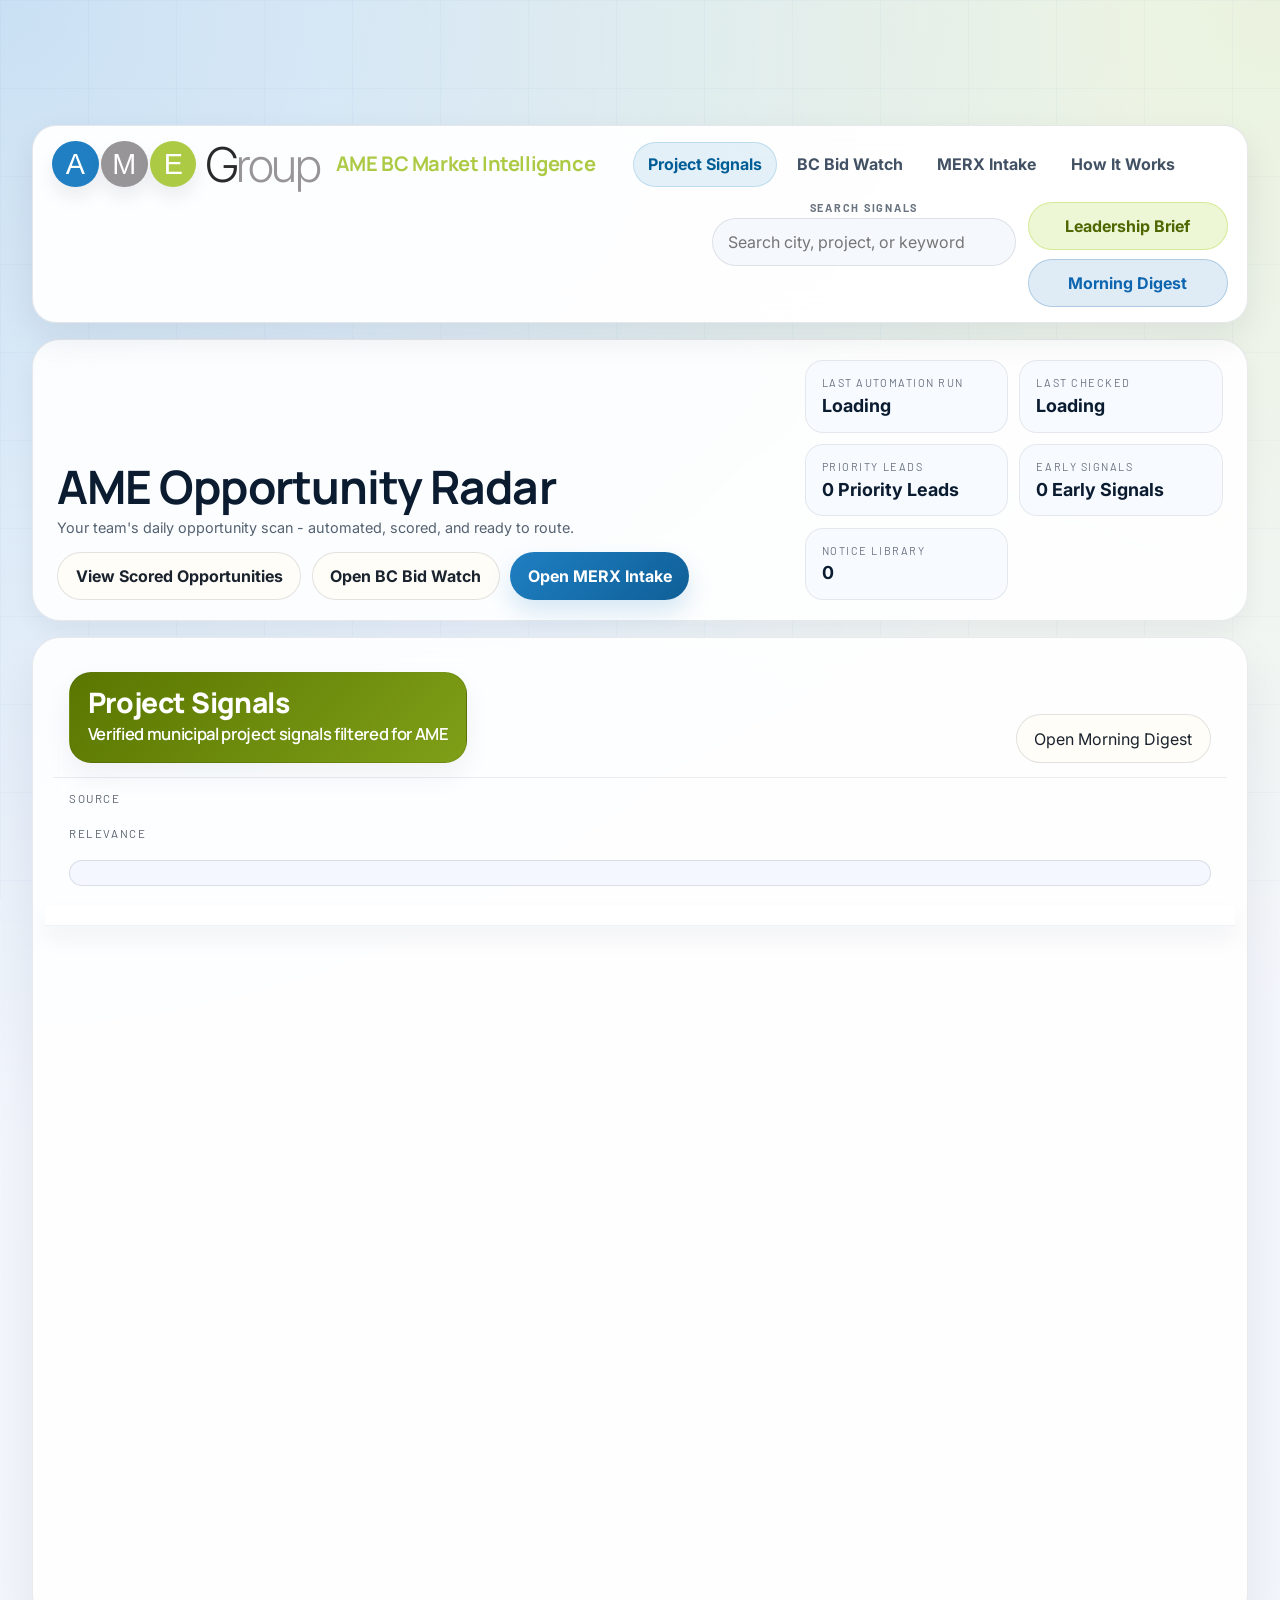
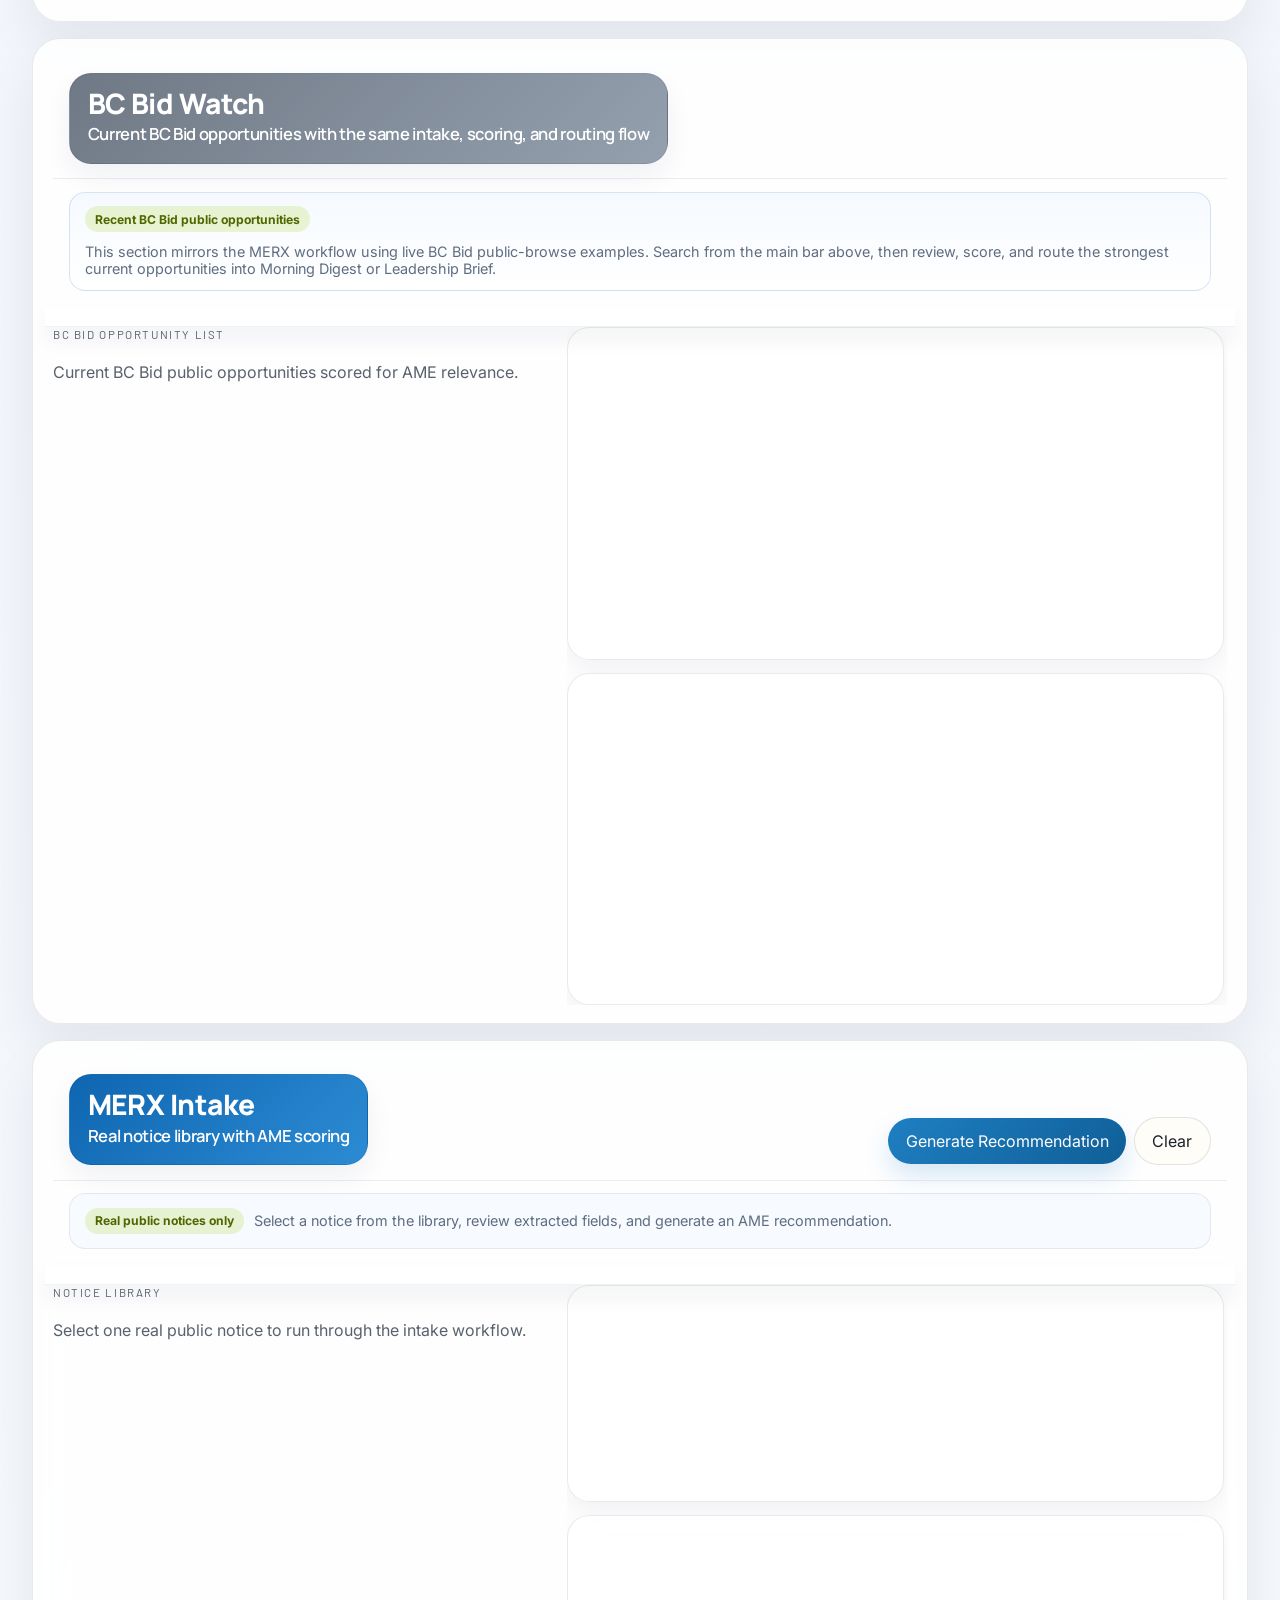
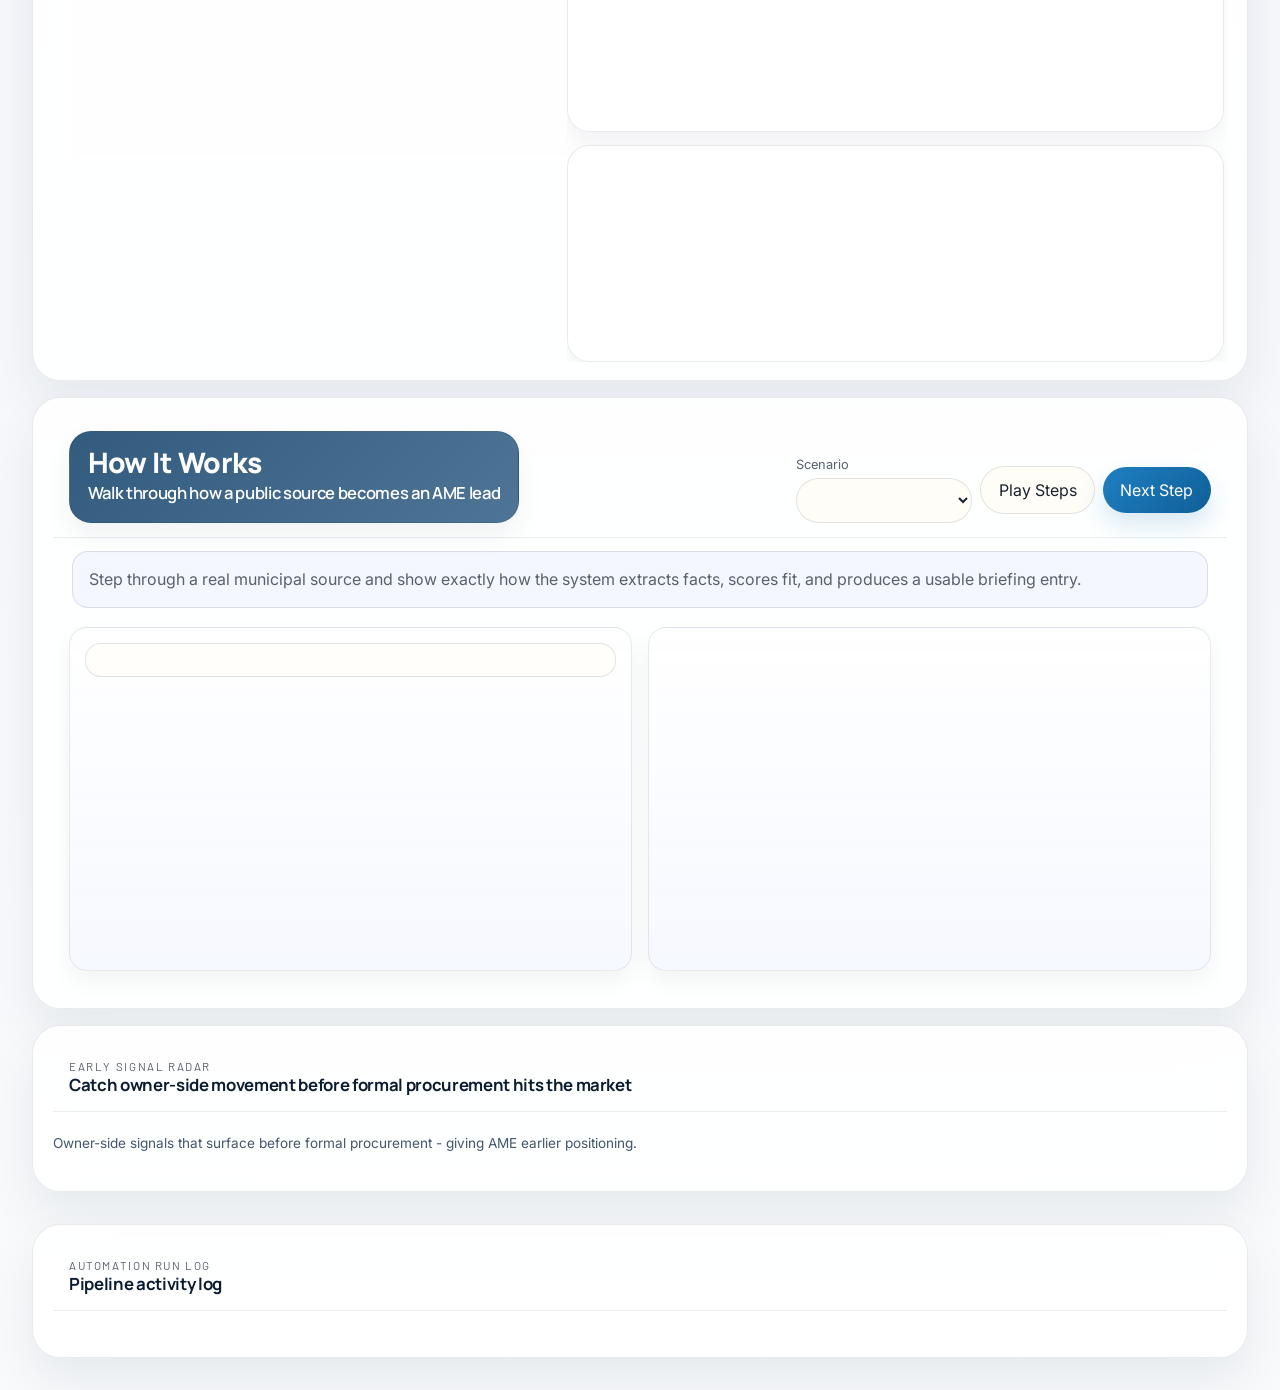
<file: index.html>
﻿<!doctype html>
<html lang="en">
<head>
  <meta charset="UTF-8" />
  <meta name="viewport" content="width=device-width, initial-scale=1.0" />
  <title>AME BC Market Intelligence</title>
  <meta
    name="description"
    content="Verified municipal intelligence proof of concept for AME Group with workflow automation and a MERX import lane."
  />
  <link rel="preconnect" href="https://fonts.googleapis.com" />
  <link rel="preconnect" href="https://fonts.gstatic.com" crossorigin />
  <link href="https://fonts.googleapis.com/css2?family=Barlow:wght@500;600;700&family=Inter:wght@400;500;600;700&family=Manrope:wght@700;800&display=swap" rel="stylesheet" />
  <link rel="stylesheet" href="styles.css?v=20260327-05" />
  <link rel="stylesheet" href="dashboard-fixes.css?v=20260327-04" />
</head>
<body>
  <header class="shell-topbar">
    <div class="shell-topbar-branding">
      <div class="shell-topbar-logo">
        <div class="logo-mark" aria-label="AME Group logo">
          <span class="logo-disc disc-a">A</span>
          <span class="logo-disc disc-m">M</span>
          <span class="logo-disc disc-e">E</span>
          <span class="logo-word"><span class="logo-g">G</span><span class="logo-rest">roup</span></span>
        </div>
      </div>
      <div class="shell-topbar-brand">
        <h1>AME BC Market Intelligence</h1>
      </div>
    </div>

    <nav class="shell-topbar-nav" aria-label="Primary sections">
      <button class="top-nav-link is-active" type="button" data-section-target="feed">Project Signals</button>
      <button class="top-nav-link" type="button" data-section-target="bcbid">BC Bid Watch</button>
      <button class="top-nav-link" type="button" data-section-target="merx">MERX Intake</button>
      <button class="top-nav-link" type="button" data-section-target="workflow">How It Works</button>
    </nav>

    <div class="shell-topbar-actions">
      <label class="topbar-search" aria-label="Search project signals">
        <span class="search-label">Search signals</span>
        <input id="searchFilter" type="search" placeholder="Search city, project, or keyword" />
      </label>
      <div class="topbar-cta-stack">
        <a id="topCtaBriefing" class="ghost-button top-cta top-cta-briefing" href="artifacts/ame-proof-daily-briefing.html" target="_blank" rel="noreferrer">Leadership Brief</a>
        <a id="topCtaDigest" class="ghost-button top-cta top-cta-digest" href="artifacts/ame-proof-morning-digest.html" target="_blank" rel="noreferrer">Morning Digest</a>
      </div>
    </div>
  </header>

  <div class="dashboard-shell">
    <main class="shell-canvas">
      <section class="welcome-panel panel">
        <div class="welcome-copy">
          <h2>AME Opportunity Radar</h2>
          <p class="lede">Your team's daily opportunity scan - automated, scored, and ready to route.</p>
          <div class="compact-actions">
            <button class="ghost-button hero-button" type="button" data-nav-target="feed">View Scored Opportunities</button>
            <button class="ghost-button hero-button" type="button" data-nav-target="bcbid">Open BC Bid Watch</button>
            <button class="primary-button hero-button" type="button" data-nav-target="merx">Open MERX Intake</button>
          </div>
        </div>

        <div class="welcome-meta">
          <div class="metric-chip">
            <span class="metric-chip-label">Last Automation Run</span>
            <strong id="heroLastRun">Loading</strong>
          </div>
          <div class="metric-chip">
            <span class="metric-chip-label">Last Checked</span>
            <strong id="heroLastChecked">Loading</strong>
          </div>
          <div class="metric-chip">
            <span class="metric-chip-label">Priority Leads</span>
            <strong id="heroPriorityCount">0 Priority Leads</strong>
          </div>
          <div class="metric-chip">
            <span class="metric-chip-label">Early Signals</span>
            <strong id="heroEarlyCount">0 Early Signals</strong>
          </div>
          <div class="metric-chip">
            <span class="metric-chip-label">Notice Library</span>
            <strong id="heroMerxCount">0</strong>
          </div>
        </div>
      </section>

      <section id="workspaceFeed" class="workspace-panel panel is-active" data-section="feed">
        <div class="section-head section-head-stack">
          <div>
            <p class="section-tag">Project Signals</p>
            <h3>Verified municipal project signals filtered for AME</h3>
          </div>
          <div class="feed-head-actions">
            <a id="feedOpenDigest" class="ghost-button" href="artifacts/ame-proof-morning-digest.html" target="_blank" rel="noreferrer">Open Morning Digest</a>
          </div>
        </div>

        <div class="filter-workbench">
          <div class="filter-group">
            <p class="detail-label">Source</p>
            <div id="sourceFilterChips" class="filter-chip-row"></div>
          </div>
          <div class="filter-group">
            <p class="detail-label">Relevance</p>
            <div id="priorityFilterChips" class="filter-chip-row"></div>
          </div>
          <div id="filterStatus" class="filter-status"></div>
        </div>

        <div id="signalSteps" class="flow-strip signal-steps"></div>

        <div class="feed-layout">
          <div id="recordGrid" class="record-grid"></div>
          <aside id="signalInspector" class="signal-inspector"></aside>
        </div>
      </section>

      <section id="workspaceBcbid" class="workspace-panel panel" data-section="bcbid">
        <div class="section-head section-head-stack">
          <div>
            <p class="section-tag">BC Bid Watch</p>
            <h3>Current BC Bid opportunities with the same intake, scoring, and routing flow</h3>
          </div>
        </div>

        <div class="merx-strip merx-strip-bcbid">
          <span class="merx-strip-pill">Recent BC Bid public opportunities</span>
          <span class="merx-strip-copy">This section mirrors the MERX workflow using live BC Bid public-browse examples. Search from the main bar above, then review, score, and route the strongest current opportunities into Morning Digest or Leadership Brief.</span>
        </div>

        <div id="bcbidSteps" class="flow-strip merx-steps"></div>

        <div class="merx-board">
          <section class="merx-library">
            <div class="merx-library-head">
              <p class="detail-label">BC Bid opportunity list</p>
              <p id="bcbidStatus" class="empty-copy">Current BC Bid public opportunities scored for AME relevance.</p>
            </div>
            <div id="bcbidOptions" class="merx-notice-list"></div>
          </section>
          <section class="merx-detail-stack">
            <div id="bcbidFields" class="sandbox-result"></div>
            <div id="bcbidResult" class="sandbox-result"></div>
          </section>
        </div>
      </section>

      <section id="workspaceMerx" class="workspace-panel panel" data-section="merx">
        <div class="section-head section-head-stack">
          <div>
            <p class="section-tag">MERX Intake</p>
            <h3>Real notice library with AME scoring</h3>
          </div>
          <div class="workflow-actions">
            <button id="classifyMerx" class="primary-button" type="button">Generate Recommendation</button>
            <button id="clearMerx" class="ghost-button" type="button">Clear</button>
          </div>
        </div>

        <div class="merx-strip">
          <span class="merx-strip-pill">Real public notices only</span>
          <span class="merx-strip-copy">Select a notice from the library, review extracted fields, and generate an AME recommendation.</span>
        </div>

        <div id="merxSteps" class="flow-strip merx-steps"></div>

        <div class="merx-board">
          <section class="merx-library">
            <div class="merx-library-head">
              <p class="detail-label">Notice Library</p>
              <p class="empty-copy">Select one real public notice to run through the intake workflow.</p>
            </div>
            <div id="merxDemoOptions" class="merx-notice-list"></div>
          </section>
          <section class="merx-detail-stack">
            <div id="merxFields" class="sandbox-result"></div>
            <div id="merxResult" class="sandbox-result"></div>
            <div id="merxRaw" class="sandbox-result"></div>
          </section>
        </div>
      </section>

      <section id="workspaceWorkflow" class="workspace-panel panel" data-section="workflow">
        <div class="section-head section-head-stack">
          <div>
            <p class="section-tag">How It Works</p>
            <h3>Walk through how a public source becomes an AME lead</h3>
          </div>
          <div class="workflow-actions">
            <label>
              Scenario
              <select id="workflowSelect"></select>
            </label>
            <button id="playWorkflow" class="ghost-button" type="button">Play Steps</button>
            <button id="nextWorkflow" class="primary-button" type="button">Next Step</button>
          </div>
        </div>

        <div class="workflow-intro">
          <p>Step through a real municipal source and show exactly how the system extracts facts, scores fit, and produces a usable briefing entry.</p>
        </div>

        <div id="stageButtons" class="stage-buttons"></div>

        <div class="workflow-layout">
          <article class="workflow-card">
            <p id="workflowMode" class="section-tag"></p>
            <h4 id="workflowTitle" class="workflow-title"></h4>
            <p id="workflowSource" class="workflow-source"></p>
            <pre id="workflowBody" class="workflow-body"></pre>
          </article>
          <article id="workflowMeta" class="workflow-card workflow-meta"></article>
        </div>
      </section>

      <section class="early-radar-panel panel">
        <div class="section-head section-head-stack">
          <div>
            <p class="section-tag">Early Signal Radar</p>
            <h3>Catch owner-side movement before formal procurement hits the market</h3>
          </div>
        </div>
        <div class="early-radar-intro">
          <p class="early-radar-summary-copy">Owner-side signals that surface before formal procurement - giving AME earlier positioning.</p>
        </div>
        <div id="earlyCadenceStrip" class="early-cadence-strip"></div>
        <div id="earlySignalGrid" class="early-signal-grid"></div>
      </section>

      <section class="metric-panel">
        <div id="truthStrip" class="truth-strip"></div>
      </section>

      <section class="run-history-panel panel">
        <div class="section-head">
          <div>
            <p class="section-tag">Automation Run Log</p>
            <h3>Pipeline activity log</h3>
          </div>
        </div>
        <div class="run-history-layout">
          <div id="runHistorySummary" class="run-history-summary"></div>
          <div id="runHistoryList" class="run-history-list"></div>
        </div>
      </section>

    </main>
  </div>

  <script src="data/ame-proof-app-data.js?v=20260411-211141"></script>
  <script src="script.js?v=20260327-05"></script>
</body>
</html>
</file>
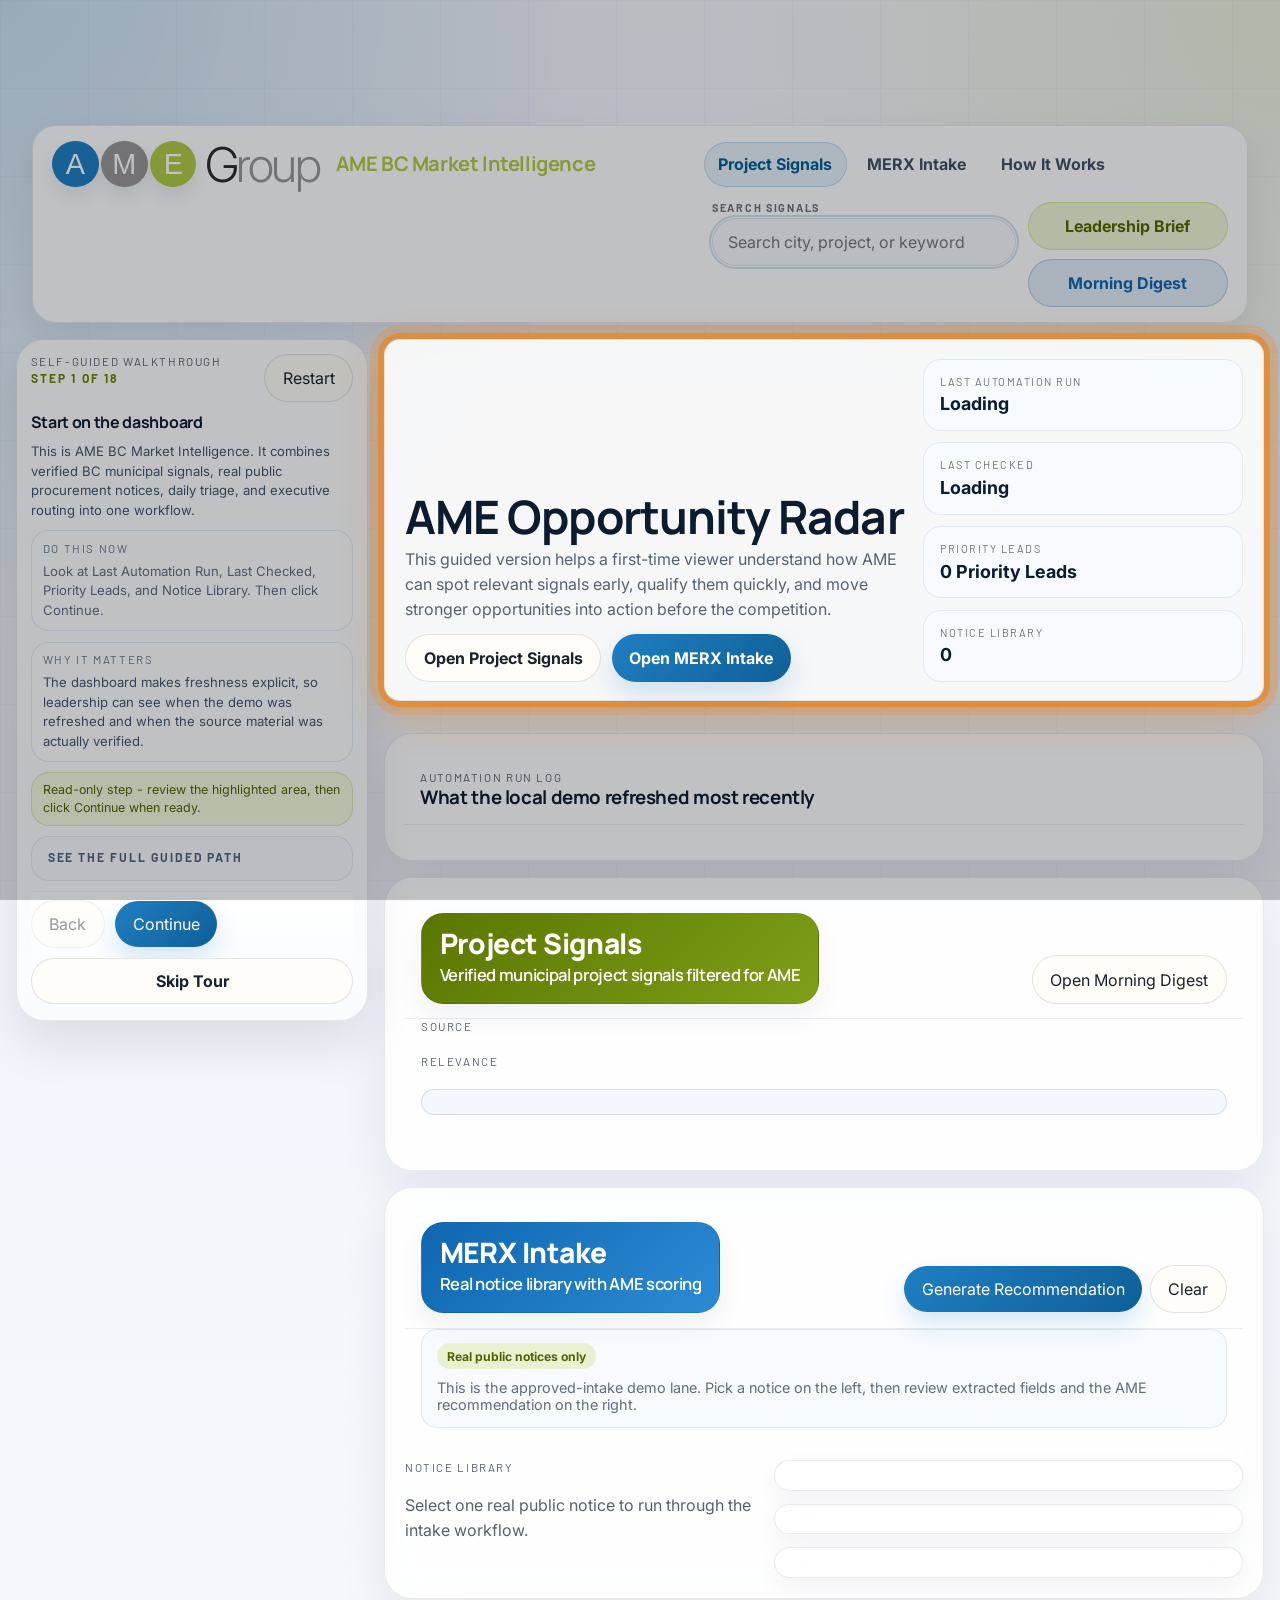
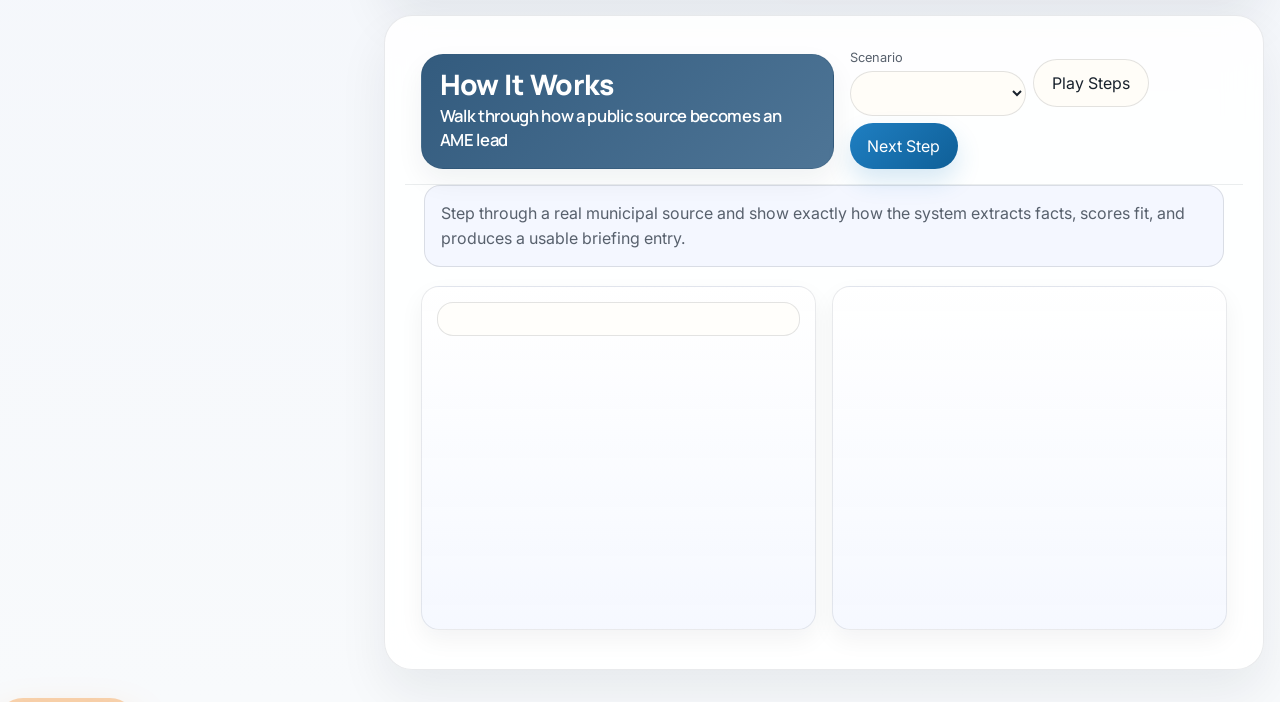
<file: guided-demo.html>
﻿<!doctype html>
<html lang="en">
<head>
  <meta charset="UTF-8" />
  <meta name="viewport" content="width=device-width, initial-scale=1.0" />
  <title>AME Guided Demo</title>
  <meta
    name="description"
    content="Self-guided walkthrough for AME Group market intelligence with verified municipal signals and real public procurement notices."
  />
  <link rel="preconnect" href="https://fonts.googleapis.com" />
  <link rel="preconnect" href="https://fonts.gstatic.com" crossorigin />
  <link href="https://fonts.googleapis.com/css2?family=Barlow:wght@500;600;700&family=Inter:wght@400;500;600;700&family=Manrope:wght@700;800&display=swap" rel="stylesheet" />
  <link rel="stylesheet" href="styles.css?v=20260327-04" />
  <link rel="stylesheet" href="guided-fixes.css?v=20260327-04" />
</head>
<body class="guided-demo-page" data-guided-demo="true">
  <header class="shell-topbar">
    <div class="shell-topbar-branding">
      <div class="shell-topbar-logo">
        <div class="logo-mark" aria-label="AME Group logo">
          <span class="logo-disc disc-a">A</span>
          <span class="logo-disc disc-m">M</span>
          <span class="logo-disc disc-e">E</span>
          <span class="logo-word"><span class="logo-g">G</span><span class="logo-rest">roup</span></span>
        </div>
      </div>
      <div class="shell-topbar-brand">
        <h1>AME BC Market Intelligence</h1>
      </div>
    </div>

    <nav class="shell-topbar-nav" aria-label="Primary sections">
      <button class="top-nav-link is-active" type="button" data-section-target="feed">Project Signals</button>
      <button class="top-nav-link" type="button" data-section-target="merx">MERX Intake</button>
      <button class="top-nav-link" type="button" data-section-target="workflow">How It Works</button>
    </nav>

    <div class="shell-topbar-actions">
      <label class="topbar-search" aria-label="Search project signals">
        <span class="search-label">Search signals</span>
        <input id="searchFilter" type="search" placeholder="Search city, project, or keyword" />
      </label>
      <div class="topbar-cta-stack">
        <a class="ghost-button top-cta top-cta-briefing" href="artifacts/ame-proof-daily-briefing.html" target="_blank" rel="noreferrer">Leadership Brief</a>
        <a class="ghost-button top-cta top-cta-digest" href="artifacts/ame-proof-morning-digest.html" target="_blank" rel="noreferrer">Morning Digest</a>
      </div>
    </div>
  </header>

  <div class="dashboard-shell guided-dashboard-shell">
    <aside id="guidedTourCard" class="guided-tour-card guided-tour-rail" role="dialog" aria-live="polite" aria-label="Guided walkthrough">
      <div class="guided-tour-toolbar">
        <div>
          <p class="section-tag">Self-Guided Walkthrough</p>
          <p id="guidedTourStep" class="guided-tour-step-pill">Step 1 of 18</p>
        </div>
        <button id="startGuidedTour" class="ghost-button compact" type="button">Restart</button>
      </div>
      <h3 id="guidedTourTitle">Start on the dashboard</h3>
      <p id="guidedTourBody" class="guided-tour-body"></p>
      <div class="guided-tour-panel-wrap">
        <section class="guided-tour-panel">
          <p class="section-tag guided-tour-panel-label">Do This Now</p>
          <p id="guidedTourHint" class="guided-tour-hint"></p>
        </section>
        <section class="guided-tour-panel">
          <p class="section-tag guided-tour-panel-label">Why It Matters</p>
          <p id="guidedTourValue" class="guided-tour-value"></p>
        </section>
      </div>
      <div id="guidedTourStatus" class="guided-tour-status">Follow the step on the right. The guide will unlock Continue as soon as the action is completed.</div>
      <details class="guided-tour-outline">
        <summary>See the full guided path</summary>
        <div id="guidedTourProgress" class="guided-tour-progress"></div>
      </details>
      <div class="guided-tour-actions">
        <button id="guidedTourBack" class="ghost-button" type="button">Back</button>
        <button id="guidedTourShowMe" class="ghost-button" type="button">Show Me</button>
        <button id="guidedTourNext" class="primary-button" type="button">Continue</button>
        <button id="guidedTourSkip" class="record-inline-link compact" type="button">Finish</button>
      </div>
    </aside>

    <div class="guided-demo-main">
      <main class="shell-canvas">
      <section class="welcome-panel panel">
        <div class="welcome-copy">
          <h2>AME Opportunity Radar</h2>
          <p class="lede">This guided version helps a first-time viewer understand how AME can spot relevant signals early, qualify them quickly, and move stronger opportunities into action before the competition.</p>
          <div class="compact-actions">
          <button class="ghost-button hero-button" type="button" data-nav-target="feed">Open Project Signals</button>
            <button class="primary-button hero-button" type="button" data-nav-target="merx">Open MERX Intake</button>
          </div>
        </div>

        <div class="welcome-meta">
          <div class="metric-chip">
            <span class="metric-chip-label">Last Automation Run</span>
            <strong id="heroLastRun">Loading</strong>
          </div>
          <div class="metric-chip">
            <span class="metric-chip-label">Last Checked</span>
            <strong id="heroLastChecked">Loading</strong>
          </div>
          <div class="metric-chip">
            <span class="metric-chip-label">Priority Leads</span>
            <strong id="heroPriorityCount">0 Priority Leads</strong>
          </div>
          <div class="metric-chip">
            <span class="metric-chip-label">Notice Library</span>
            <strong id="heroMerxCount">0</strong>
          </div>
        </div>
      </section>

      <section class="metric-panel">
        <div id="truthStrip" class="truth-strip"></div>
      </section>

      <section class="run-history-panel panel">
        <div class="section-head">
          <div>
            <p class="section-tag">Automation Run Log</p>
            <h3>What the local demo refreshed most recently</h3>
          </div>
        </div>
        <div class="run-history-layout">
          <div id="runHistorySummary" class="run-history-summary"></div>
          <div id="runHistoryList" class="run-history-list"></div>
        </div>
      </section>

      <section id="workspaceFeed" class="workspace-panel panel is-active" data-section="feed">
        <div class="section-head section-head-stack">
          <div>
            <p class="section-tag">Project Signals</p>
            <h3>Verified municipal project signals filtered for AME</h3>
          </div>
          <div class="feed-head-actions">
            <a class="ghost-button" href="artifacts/ame-proof-morning-digest.html" target="_blank" rel="noreferrer">Open Morning Digest</a>
          </div>
        </div>

        <div class="filter-workbench">
          <div class="filter-group">
            <p class="detail-label">Source</p>
            <div id="sourceFilterChips" class="filter-chip-row"></div>
          </div>
          <div class="filter-group">
            <p class="detail-label">Relevance</p>
            <div id="priorityFilterChips" class="filter-chip-row"></div>
          </div>
          <div id="filterStatus" class="filter-status"></div>
        </div>

        <div id="signalSteps" class="flow-strip signal-steps"></div>

        <div class="feed-layout">
          <div id="recordGrid" class="record-grid"></div>
          <aside id="signalInspector" class="signal-inspector"></aside>
        </div>
      </section>

      <section id="workspaceMerx" class="workspace-panel panel" data-section="merx">
        <div class="section-head section-head-stack">
          <div>
            <p class="section-tag">MERX Intake</p>
            <h3>Real notice library with AME scoring</h3>
          </div>
          <div class="workflow-actions">
            <button id="classifyMerx" class="primary-button" type="button">Generate Recommendation</button>
            <button id="clearMerx" class="ghost-button" type="button">Clear</button>
          </div>
        </div>

        <div class="merx-strip">
          <span class="merx-strip-pill">Real public notices only</span>
          <span class="merx-strip-copy">This is the approved-intake demo lane. Pick a notice on the left, then review extracted fields and the AME recommendation on the right.</span>
        </div>

        <div id="merxSteps" class="flow-strip merx-steps"></div>

        <div class="merx-board">
          <section class="merx-library">
            <div class="merx-library-head">
              <p class="detail-label">Notice Library</p>
              <p class="empty-copy">Select one real public notice to run through the intake workflow.</p>
            </div>
            <div id="merxDemoOptions" class="merx-notice-list"></div>
          </section>
          <section class="merx-detail-stack">
            <div id="merxFields" class="sandbox-result"></div>
            <div id="merxResult" class="sandbox-result"></div>
            <div id="merxRaw" class="sandbox-result"></div>
          </section>
        </div>
      </section>

      <section id="workspaceWorkflow" class="workspace-panel panel" data-section="workflow">
        <div class="section-head section-head-stack">
          <div>
            <p class="section-tag">How It Works</p>
            <h3>Walk through how a public source becomes an AME lead</h3>
          </div>
          <div class="workflow-actions">
            <label>
              Scenario
              <select id="workflowSelect"></select>
            </label>
            <button id="playWorkflow" class="ghost-button" type="button">Play Steps</button>
            <button id="nextWorkflow" class="primary-button" type="button">Next Step</button>
          </div>
        </div>

        <div class="workflow-intro">
          <p>Step through a real municipal source and show exactly how the system extracts facts, scores fit, and produces a usable briefing entry.</p>
        </div>

        <div id="stageButtons" class="stage-buttons"></div>

        <div class="workflow-layout">
          <article class="workflow-card">
            <p id="workflowMode" class="section-tag"></p>
            <h4 id="workflowTitle" class="workflow-title"></h4>
            <p id="workflowSource" class="workflow-source"></p>
            <pre id="workflowBody" class="workflow-body"></pre>
          </article>
          <article id="workflowMeta" class="workflow-card workflow-meta"></article>
        </div>
      </section>
      </main>
    </div>
  </div>

  <div id="guidedPreviewModal" class="guided-preview-modal" hidden>
    <div class="guided-preview-backdrop"></div>
    <section class="guided-preview-card" role="dialog" aria-modal="true" aria-label="Guided preview">
      <div class="guided-preview-head">
        <div>
          <p id="guidedPreviewLabel" class="section-tag">Preview</p>
          <h3 id="guidedPreviewTitle">Preview</h3>
        </div>
        <button id="guidedPreviewCloseX" class="ghost-button compact" type="button">Close</button>
      </div>
      <p id="guidedPreviewCopy" class="guided-preview-copy"></p>
      <div id="guidedPreviewStage" class="guided-preview-stage"></div>
      <div class="guided-preview-actions">
        <a id="guidedPreviewOpen" class="primary-button" href="#" target="_blank" rel="noreferrer">Open Full Page</a>
        <button id="guidedPreviewClose" class="ghost-button" type="button">Back To Guided Demo</button>
      </div>
    </section>
  </div>

  <div id="guidedActionCue" class="guided-action-cue" hidden>
    <span id="guidedActionCueText">Click here</span>
  </div>

  <script src="data/ame-proof-app-data.js?v=20260411-211148"></script>
  <script src="script.js?v=20260327-04"></script>
  <script src="guided-tour.js?v=20260327-04"></script>
  <script src="guided-spotlight.js?v=20260327-04"></script>
</body>
</html>
</file>
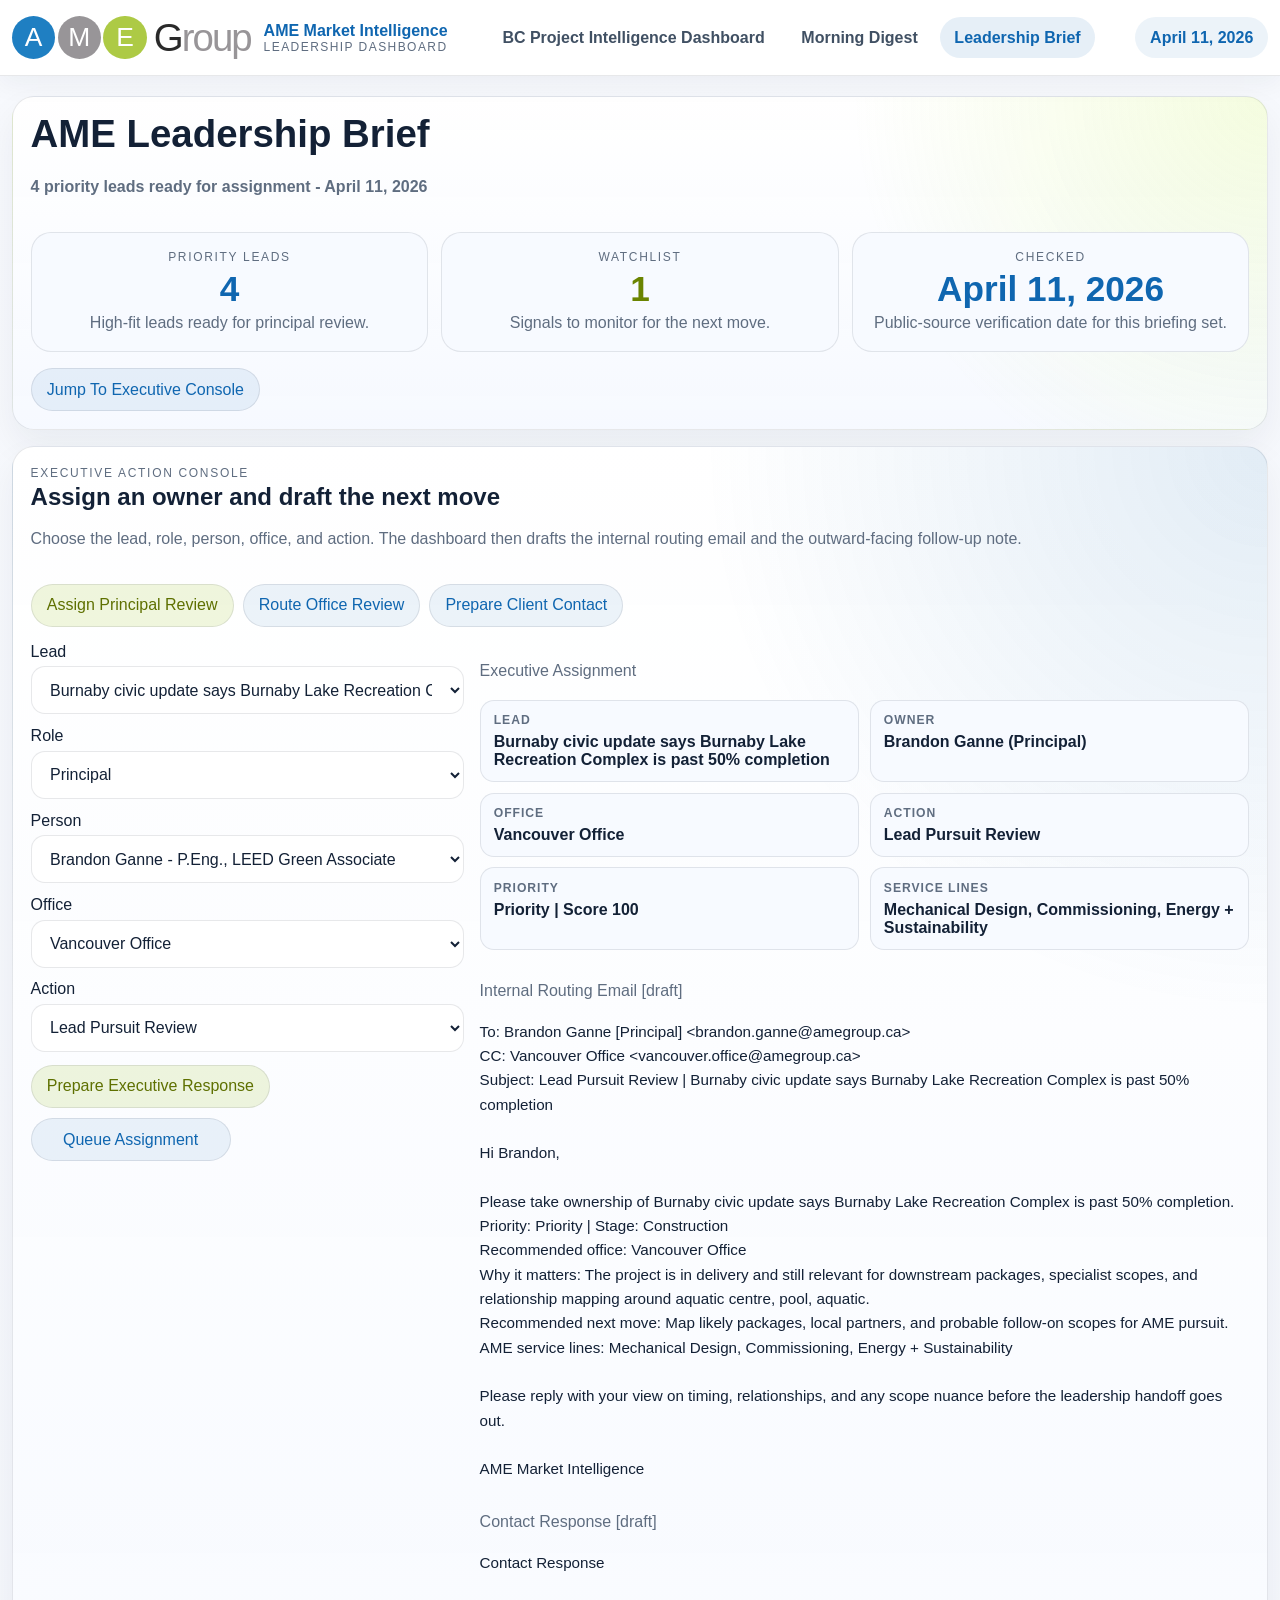
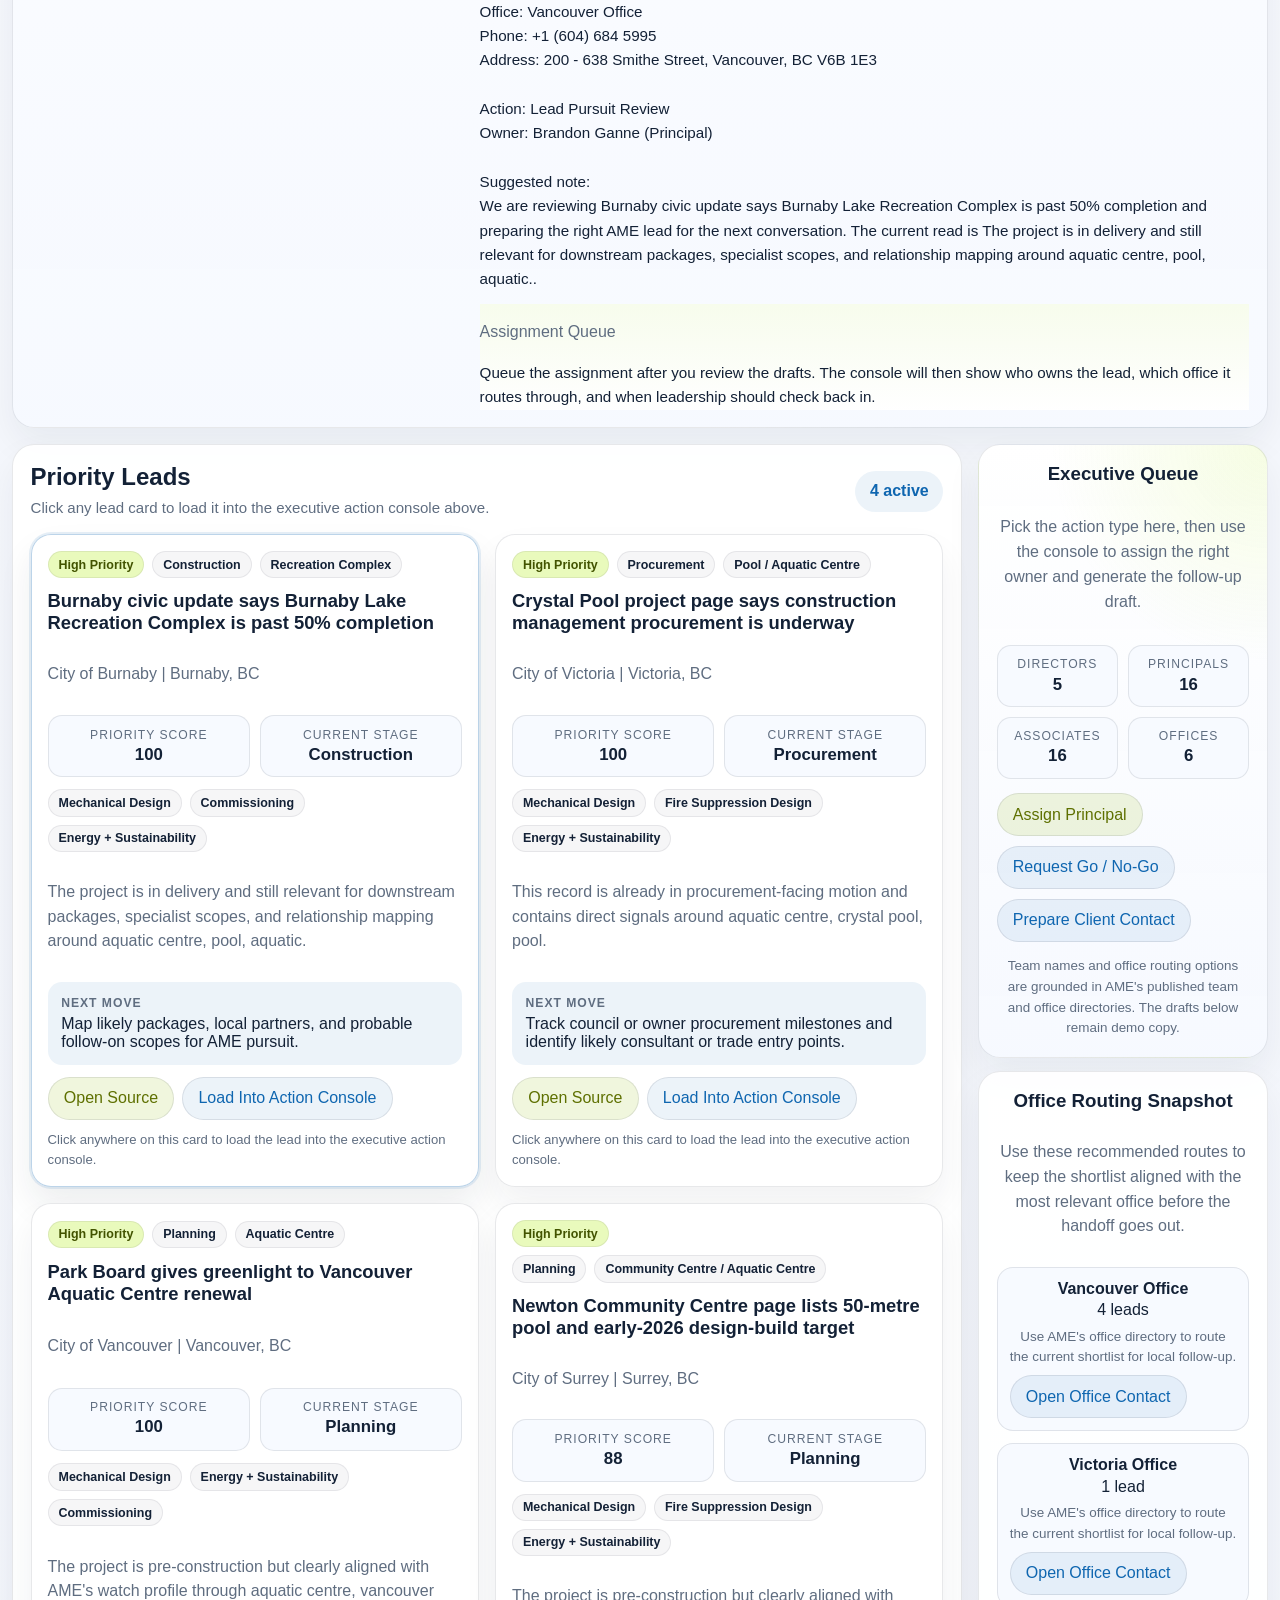
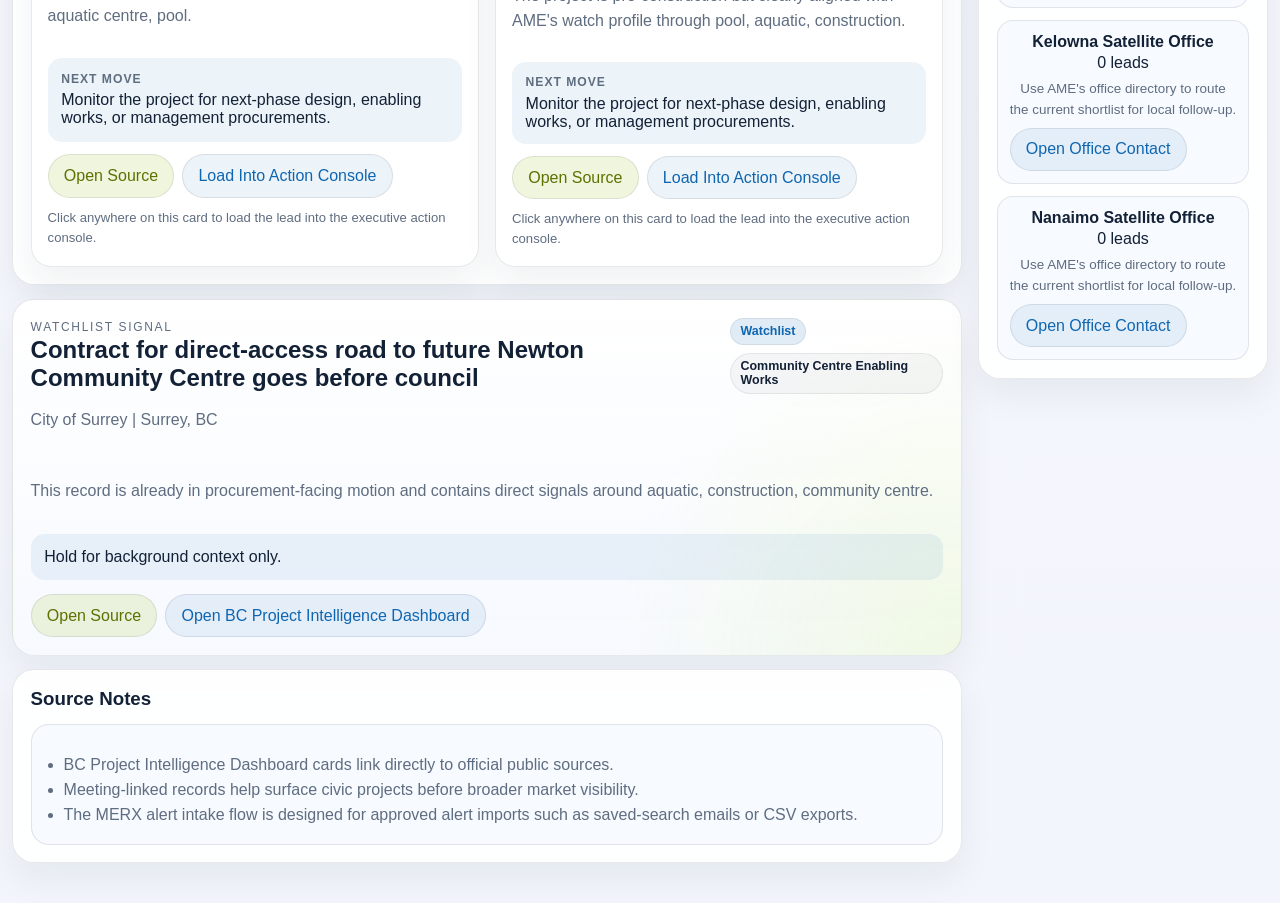
<file: artifacts/ame-proof-daily-briefing.html>
﻿<!doctype html>
<html lang="en">
<head>
  <meta charset="utf-8" />
  <meta name="viewport" content="width=device-width, initial-scale=1" />
  <title>AME Leadership Brief</title>
  <style>
    :root {
      --paper: #f4f6fb;
      --ink: #132136;
      --muted: #5f6d80;
      --line: rgba(19, 33, 54, 0.1);
      --blue: #0f66b0;
      --green: #6a8400;
      --lime: #c6f250;
      --panel: rgba(255,255,255,0.92);
    }
    * { box-sizing: border-box; }
    body {
      margin: 0;
      font-family: Inter, Aptos, "Segoe UI", sans-serif;
      color: var(--ink);
      background:
        linear-gradient(180deg, #f7f9fd 0%, #f2f5fb 100%);
    }
    h1, h2, h3, h4 { margin: 0; font-family: Manrope, Bahnschrift, "Arial Narrow", sans-serif; }
    p, li { color: var(--muted); line-height: 1.55; }
    .brief-topbar {
      position: sticky;
      top: 0;
      z-index: 30;
      background: rgba(255,255,255,0.96);
      border-bottom: 1px solid var(--line);
      box-shadow: 0 8px 24px rgba(19, 33, 54, 0.05);
    }
    .brief-topbar-inner {
      width: min(1640px, calc(100vw - 1.5rem));
      margin: 0 auto;
      padding: 1rem 0;
      display: grid;
      grid-template-columns: auto minmax(0, 1fr) auto;
      gap: 1rem;
      align-items: center;
    }
    .brief-brand {
      display: flex;
      align-items: center;
      gap: 0.8rem;
    }
    .brief-brand-copy strong {
      display: block;
      font-size: 1rem;
      color: var(--blue);
    }
    .brief-brand-copy span {
      display: block;
      font-size: 0.75rem;
      letter-spacing: 0.12em;
      text-transform: uppercase;
      color: var(--muted);
    }
    .brief-logo {
      display: flex;
      align-items: center;
      gap: 0.16rem;
    }
    .brief-logo .logo-disc {
      width: 2.7rem;
      height: 2.7rem;
      border-radius: 999px;
      display: inline-flex;
      align-items: center;
      justify-content: center;
      color: #fff;
      font-family: Manrope, Bahnschrift, "Arial Narrow", sans-serif;
      font-size: 1.65rem;
      line-height: 1;
    }
    .brief-logo .disc-a { background: #1f7fc2; }
    .brief-logo .disc-m { background: #989598; }
    .brief-logo .disc-e { background: #adca45; }
    .brief-logo .logo-word {
      margin-left: 0.28rem;
      font-size: 2.4rem;
      line-height: 0.86;
      letter-spacing: -0.05em;
      font-weight: 300;
    }
    .brief-logo .logo-g { color: #2a2a2a; }
    .brief-logo .logo-rest { color: #989598; }
    .brief-nav {
      display: flex;
      gap: 0.45rem;
      align-items: center;
      flex-wrap: wrap;
      justify-content: center;
    }
    .brief-nav a {
      display: inline-flex;
      align-items: center;
      min-height: 2.6rem;
      padding: 0.68rem 0.92rem;
      border-radius: 999px;
      text-decoration: none;
      color: #405063;
      font-weight: 700;
    }
    .brief-nav .is-active {
      background: rgba(15, 102, 176, 0.1);
      color: var(--blue);
    }
    .topbar-actions {
      display: flex;
      gap: 0.6rem;
      align-items: center;
      justify-content: flex-end;
      flex-wrap: wrap;
    }
    .topbar-pill {
      display: inline-flex;
      align-items: center;
      min-height: 2.6rem;
      padding: 0.68rem 0.92rem;
      border-radius: 999px;
      background: rgba(15,102,176,0.08);
      color: var(--blue);
      font-weight: 700;
      text-decoration: none;
    }
    .page {
      width: min(1640px, calc(100vw - 1.5rem));
      margin: 0 auto;
      padding: 1.25rem 0 2.5rem;
      display: grid;
      gap: 1rem;
    }
    .panel {
      background: var(--panel);
      border: 1px solid var(--line);
      border-radius: 22px;
      padding: 1.1rem;
      box-shadow: 0 16px 36px rgba(19, 33, 54, 0.06);
    }
    .hero-grid {
      display: grid;
      grid-template-columns: 1fr;
      gap: 1rem;
    }
    .hero-card {
      display: grid;
      gap: 1rem;
      background:
        radial-gradient(circle at top right, rgba(198,242,80,0.18), transparent 32%),
        linear-gradient(180deg, rgba(255,255,255,0.98), rgba(246,249,255,0.96));
    }
    .hero-title {
      display: grid;
      gap: 0.4rem;
    }
    .hero-title h1 {
      font-size: clamp(1.9rem, 3vw, 3rem);
      line-height: 0.98;
      max-width: 30ch;
    }
    .section-subcopy {
      margin: 0.35rem 0 0;
      font-size: 0.94rem;
    }
    .eyebrow {
      margin: 0;
      text-transform: uppercase;
      letter-spacing: 0.14em;
      font-size: 0.75rem;
      color: var(--muted);
    }
    .hero-meta {
      display: flex;
      flex-wrap: wrap;
      gap: 0.5rem;
      align-items: center;
    }
    .hero-stat-grid {
      display: grid;
      grid-template-columns: repeat(3, minmax(220px, 1fr));
      gap: 0.8rem;
    }
    .hero-actions {
      display: flex;
      flex-wrap: wrap;
      gap: 0.55rem;
      align-items: center;
    }
    .executive-console {
      display: grid;
      gap: 1rem;
      background:
        radial-gradient(circle at top right, rgba(15,102,176,0.12), transparent 28%),
        linear-gradient(180deg, rgba(255,255,255,0.98), rgba(246,249,255,0.96));
    }
    .console-layout {
      display: grid;
      grid-template-columns: minmax(320px, 0.72fr) minmax(0, 1.28fr);
      gap: 1rem;
      align-items: start;
    }
    .console-controls,
    .console-output-grid {
      display: grid;
      gap: 0.8rem;
    }
    .console-actions {
      display: flex;
      flex-wrap: wrap;
      gap: 0.65rem;
      align-items: center;
    }
    .console-field {
      display: grid;
      gap: 0.35rem;
    }
    .console-field select {
      width: 100%;
      min-height: 3rem;
      padding: 0.75rem 0.9rem;
      border: 1px solid var(--line);
      border-radius: 14px;
      background: #fff;
      color: var(--ink);
      font: inherit;
    }
    .compose-button {
      width: fit-content;
      min-width: 14rem;
      cursor: pointer;
      border: 0;
    }
    .queue-button {
      min-width: 12.5rem;
      cursor: pointer;
    }
    .queue-button.is-complete {
      background: rgba(198, 242, 80, 0.25);
      color: var(--green);
      border-color: rgba(106, 132, 0, 0.2);
    }
    .console-footnote {
      margin: 0;
      font-size: 0.84rem;
    }
    .console-output-card {
      min-height: 100%;
    }
    .outcome-card {
      background: linear-gradient(180deg, rgba(247, 252, 236, 0.98), rgba(255, 255, 255, 0.96));
    }
    .console-summary-grid {
      display: grid;
      grid-template-columns: repeat(2, minmax(0, 1fr));
      gap: 0.65rem;
    }
    .summary-item {
      padding: 0.78rem 0.82rem;
      border-radius: 14px;
      border: 1px solid var(--line);
      background: rgba(247,250,255,0.98);
    }
    .summary-item strong,
    .draft-copy strong {
      color: var(--ink);
    }
    .draft-copy {
      margin: 0;
      white-space: pre-wrap;
      font-size: 0.95rem;
      line-height: 1.6;
      color: var(--ink);
    }
    .outcome-list {
      margin: 0;
      padding-left: 1rem;
      color: var(--ink);
      line-height: 1.55;
    }
    .outcome-list li + li {
      margin-top: 0.38rem;
    }
    .metric {
      border: 1px solid var(--line);
      border-radius: 20px;
      background: #f7faff;
      padding: 0.95rem 1rem;
      text-align: center;
    }
    .metric > .eyebrow {
      margin: 0 0 0.3rem;
    }
    .metric strong {
      display: block;
      font-size: 2.2rem;
      line-height: 1;
      margin: 0.25rem 0;
      color: var(--blue);
    }
    .metric > p:not(.eyebrow) {
      margin: 0.3rem 0 0;
    }
    .metric.watch strong { color: var(--green); }
    .content-grid {
      display: grid;
      grid-template-columns: minmax(0, 1.52fr) 290px;
      gap: 1rem;
      align-items: start;
    }
    .lead-column, .rail-column { display: grid; gap: 0.85rem; }
    .priority-shell { display: grid; gap: 0.9rem; }
    .priority-header {
      display: flex;
      align-items: center;
      justify-content: space-between;
      gap: 1rem;
    }
    .priority-grid { display: grid; grid-template-columns: repeat(auto-fit, minmax(320px, 1fr)); gap: 1rem; }
    .brief-card {
      border: 1px solid var(--line);
      border-radius: 20px;
      background: rgba(255,255,255,0.96);
      padding: 1rem;
      display: grid;
      gap: 0.75rem;
      box-shadow: 0 18px 34px rgba(26, 36, 49, 0.06);
      cursor: pointer;
    }
    .brief-card.watch { background: rgba(247,250,255,0.98); }
    .brief-card.is-selected {
      border-color: rgba(15,102,176,0.28);
      box-shadow: 0 0 0 2px rgba(15,102,176,0.1), 0 18px 34px rgba(26, 36, 49, 0.08);
    }
    .brief-card h3 { font-size: 1.15rem; }
    .brief-card-top, .brief-tags, .service-row, .spotlight-actions { display: flex; flex-wrap: wrap; gap: 0.5rem; align-items: center; }
    .card-note {
      margin: -0.15rem 0 0;
      font-size: 0.82rem;
    }
    .brief-card-metrics {
      display: grid;
      grid-template-columns: repeat(2, minmax(0, 1fr));
      gap: 0.6rem;
    }
    .mini-metric {
      border: 1px solid var(--line);
      border-radius: 14px;
      background: #f7faff;
      padding: 0.72rem 0.8rem;
      text-align: center;
    }
    .mini-metric span {
      display: block;
      font-size: 0.76rem;
      text-transform: uppercase;
      letter-spacing: 0.08em;
      color: var(--muted);
      text-align: center;
    }
    .mini-metric strong {
      display: block;
      margin-top: 0.2rem;
      font-size: 1.05rem;
      color: var(--ink);
      text-align: center;
    }
    .mini-pill {
      display: inline-flex;
      align-items: center;
      padding: 0.35rem 0.62rem;
      border-radius: 999px;
      border: 1px solid rgba(26, 36, 49, 0.08);
      background: rgba(26, 36, 49, 0.04);
      color: var(--ink);
      font-size: 0.78rem;
      font-weight: 700;
    }
    .mini-pill.priority { background: rgba(198,242,80,0.38); color: #425300; }
    .mini-pill.watch { background: rgba(15,102,176,0.12); color: #0f66b0; }
    .action {
      padding: 0.85rem;
      border-radius: 14px;
      background: rgba(15,102,176,0.08);
      color: var(--ink);
    }
    .detail-kicker {
      display: block;
      margin-bottom: 0.35rem;
      font-size: 0.76rem;
      text-transform: uppercase;
      letter-spacing: 0.08em;
      color: var(--muted);
      font-weight: 700;
    }
    .card-links {
      display: flex;
      gap: 0.5rem;
      flex-wrap: wrap;
    }
    .brief-link {
      display: inline-flex;
      align-items: center;
      justify-content: center;
      width: fit-content;
      min-height: 2.5rem;
      padding: 0.72rem 0.95rem;
      border-radius: 999px;
      border: 1px solid var(--line);
      background: rgba(173,202,69,0.18);
      color: #5e7000;
      text-decoration: none;
      font-weight: 700;
      font: inherit;
      cursor: pointer;
    }
    .button-link {
      appearance: none;
    }
    .muted-link {
      background: rgba(15,102,176,0.08);
      color: var(--blue);
    }
    .rail-card {
      display: grid;
      gap: 0.9rem;
    }
    .executive-card {
      background:
        radial-gradient(circle at top right, rgba(198,242,80,0.16), transparent 32%),
        linear-gradient(180deg, rgba(255,255,255,0.98), rgba(246,249,255,0.96));
    }
    .action-grid {
      display: grid;
      gap: 0.6rem;
    }
    .sector-row {
      display: grid;
      gap: 0.45rem;
    }
    .sector-head {
      display: flex;
      justify-content: space-between;
      gap: 1rem;
      align-items: center;
    }
    .sector-head strong, .activity-item strong {
      color: var(--ink);
    }
    .sector-bar {
      height: 0.62rem;
      border-radius: 999px;
      background: #dce7f7;
      overflow: hidden;
    }
    .sector-bar span {
      display: block;
      height: 100%;
      border-radius: 999px;
      background: linear-gradient(90deg, var(--blue), #4e7e00);
    }
    .activity-item {
      display: flex;
      gap: 0.85rem;
      align-items: flex-start;
    }
    .activity-dot {
      width: 0.95rem;
      height: 0.95rem;
      flex: 0 0 0.95rem;
      margin-top: 0.22rem;
      border-radius: 999px;
      background: #ffffff;
      border: 3px solid var(--blue);
      box-shadow: 0 0 0 4px rgba(15,102,176,0.08);
    }
    .activity-time {
      margin: 0 0 0.15rem;
      font-size: 0.78rem;
      text-transform: uppercase;
      letter-spacing: 0.12em;
    }
    .spotlight {
      display: grid;
      gap: 0.9rem;
      background:
        radial-gradient(circle at bottom right, rgba(198,242,80,0.15), transparent 34%),
        linear-gradient(180deg, rgba(255,255,255,0.98), rgba(246,249,255,0.96));
    }
    .spotlight-head {
      display: flex;
      justify-content: space-between;
      gap: 1rem;
      align-items: flex-start;
    }
    .source-note {
      border: 1px solid var(--line);
      border-radius: 18px;
      padding: 1rem;
      background: rgba(247,250,255,0.98);
    }
    .route-row,
    .principal-row {
      display: grid;
      gap: 0.45rem;
      padding: 0.75rem;
      border: 1px solid var(--line);
      border-radius: 16px;
      background: rgba(247,250,255,0.98);
      text-align: center;
    }
    .route-row p {
      margin: 0;
      font-size: 0.84rem;
    }
    .route-row-head {
      display: flex;
      flex-direction: column;
      align-items: center;
      justify-content: center;
      gap: 0.2rem;
    }
    .section-shell {
      display: grid;
      gap: 0.9rem;
    }
    .section-head {
      display: flex;
      align-items: center;
      justify-content: space-between;
      gap: 1rem;
    }
    .support-links {
      display: flex;
      flex-wrap: wrap;
      gap: 0.5rem;
      align-items: center;
    }
    .rail-column > .panel:last-child {
      display: grid;
      gap: 0.75rem;
    }
    .rail-column > .panel:last-child > h3,
    .rail-column > .panel:last-child > p,
    .executive-card > h3,
    .executive-card > p {
      text-align: center;
    }
    ul { margin: 0.75rem 0 0; padding-left: 1rem; }
    @media (max-width: 1180px) {
      .brief-topbar-inner,
      .hero-grid,
      .content-grid,
      .console-layout {
        grid-template-columns: 1fr;
      }
      .brief-nav {
        justify-content: flex-start;
      }
      .topbar-actions {
        justify-content: flex-start;
      }
    }
    @media (max-width: 860px) {
      .brief-topbar-inner,
      .page {
        width: min(100vw - 1rem, 100%);
      }
      .priority-grid {
        grid-template-columns: 1fr;
      }
      .hero-stat-grid,
      .brief-card-metrics,
      .console-summary-grid {
        grid-template-columns: 1fr;
      }
      .spotlight-head,
      .sector-head {
        flex-direction: column;
        align-items: flex-start;
      }
    }
  </style>
</head>
<body>
  <header class="brief-topbar">
    <div class="brief-topbar-inner">
      <div class="brief-brand">
        <div class="brief-logo" aria-label="AME Group logo">
          <span class="logo-disc disc-a">A</span>
          <span class="logo-disc disc-m">M</span>
          <span class="logo-disc disc-e">E</span>
          <span class="logo-word"><span class="logo-g">G</span><span class="logo-rest">roup</span></span>
        </div>
        <div class="brief-brand-copy">
          <strong>AME Market Intelligence</strong>
          <span>Leadership Dashboard</span>
        </div>
      </div>
      <nav class="brief-nav" aria-label="Brief navigation">
        <a href="../index.html" target="_blank" rel="noreferrer">BC Project Intelligence Dashboard</a>
        <a href="./ame-proof-morning-digest.html" target="_blank" rel="noreferrer">Morning Digest</a>
        <a class="is-active" href="#">Leadership Brief</a>
      </nav>
      <div class="topbar-actions">
        <span id="briefDatePill" class="topbar-pill">March 27, 2026</span>
      </div>
    </div>
  </header>

  <main class="page">
    <section class="hero-grid">
      <article class="panel hero-card">
        <div class="hero-title">
          <h1>AME Leadership Brief</h1>
          <p><strong id="heroSubtitle">4 priority leads ready for assignment - March 27, 2026</strong></p>
        </div>
        <div class="hero-stat-grid">
          <article class="metric">
            <p class="eyebrow">Priority Leads</p>
            <strong id="heroPriorityCount">4</strong>
            <p>High-fit leads ready for principal review.</p>
          </article>
          <article class="metric watch">
            <p class="eyebrow">Watchlist</p>
            <strong id="heroWatchCount">1</strong>
            <p>Signals to monitor for the next move.</p>
          </article>
          <article class="metric">
            <p class="eyebrow">Checked</p>
            <strong id="heroCheckedDate">March 27, 2026</strong>
            <p>Public-source verification date for this briefing set.</p>
          </article>
        </div>
        <div class="hero-actions">
          <a class="brief-link muted-link" href="#executiveActionConsole">Jump To Executive Console</a>
        </div>
      </article>
    </section>

    <section id="executiveActionConsole" class="panel executive-console">
  <div class="section-head">
    <div>
      <p class="eyebrow">Executive Action Console</p>
      <h2>Assign an owner and draft the next move</h2>
      <p>Choose the lead, role, person, office, and action. The dashboard then drafts the internal routing email and the outward-facing follow-up note.</p>
    </div>
  </div>
  <div class="hero-actions">
    <button class="brief-link button-link js-exec-quick" type="button" data-exec-role="Principal" data-exec-action="Assign Principal Review">Assign Principal Review</button>
    <button class="brief-link button-link muted-link js-exec-quick" type="button" data-exec-role="Director" data-exec-action="Route Office Review">Route Office Review</button>
    <button class="brief-link button-link muted-link js-exec-quick" type="button" data-exec-role="Associate" data-exec-action="Prepare Client Contact">Prepare Client Contact</button>
  </div>
  <div class="console-layout">
    <div class="console-controls">
      <label class="console-field">
        <span class="detail-label">Lead</span>
        <select id="execLeadSelect"></select>
      </label>
      <label class="console-field">
        <span class="detail-label">Role</span>
        <select id="execRoleSelect">
          <option value="Director">Director</option>
          <option value="Principal" selected>Principal</option>
          <option value="Associate">Associate</option>
        </select>
      </label>
      <label class="console-field">
        <span class="detail-label">Person</span>
        <select id="execPersonSelect"></select>
      </label>
      <label class="console-field">
        <span class="detail-label">Office</span>
        <select id="execOfficeSelect"></select>
      </label>
      <label class="console-field">
        <span class="detail-label">Action</span>
        <select id="execActionSelect"></select>
      </label>
      <div class="console-actions">
        <button id="composeExecutiveAction" class="brief-link compose-button" type="button">Prepare Executive Response</button>
        <button id="queueExecutiveAction" class="brief-link muted-link queue-button" type="button">Queue Assignment</button>
      </div>
    </div>
    <div class="console-output-grid">
      <div id="execSummary" class="detail-block console-output-card"></div>
      <div id="execDraft" class="detail-block console-output-card"></div>
      <div id="execReply" class="detail-block console-output-card"></div>
      <div id="execOutcome" class="detail-block console-output-card outcome-card"></div>
    </div>
  </div>
</section>

    <section class="content-grid">
      <div class="lead-column">
        <section class="panel priority-shell">
          <div class="priority-header">
            <div>
              <h2>Priority Leads</h2>
              <p class="section-subcopy">Click any lead card to load it into the executive action console above.</p>
            </div>
            <span id="priorityActiveCount" class="topbar-pill">4 active</span>
          </div>
          <div class="priority-grid">
            <article class="brief-card" data-lead-id="proof-003">
  <div class="brief-card-top">
    <span class="mini-pill priority">High Priority</span>
    <div class="brief-tags">
      <span class="mini-pill">Construction</span>
      <span class="mini-pill">Recreation Complex</span>
    </div>
  </div>
  <h3>Burnaby civic update says Burnaby Lake Recreation Complex is past 50% completion</h3>
  <p class="meta">City of Burnaby | Burnaby, BC</p>
  <div class="brief-card-metrics">
    <div class="mini-metric">
      <span>Priority Score</span>
      <strong>100</strong>
    </div>
    <div class="mini-metric">
      <span>Current Stage</span>
      <strong>Construction</strong>
    </div>
  </div>
  <div class="service-row"><span class="mini-pill">Mechanical Design</span><span class="mini-pill">Commissioning</span><span class="mini-pill">Energy + Sustainability</span></div>
  <p>The project is in delivery and still relevant for downstream packages, specialist scopes, and relationship mapping around aquatic centre, pool, aquatic.</p>
  <div class="action">
    <span class="detail-kicker">Next Move</span>
    Map likely packages, local partners, and probable follow-on scopes for AME pursuit.
  </div>
  <div class="card-links"><a class="brief-link" href="https://www.burnaby.ca/our-city/news/2026-03-09/burnabys-once-generation-civic-building-program-reaches-50-completion" target="_blank" rel="noreferrer">Open Source</a> <button class="brief-link muted-link js-load-lead" type="button" data-lead-id="proof-003" data-role-default="Principal" data-action-default="Assign Principal Review">Load Into Action Console</button></div>
  <p class="card-note">Click anywhere on this card to load the lead into the executive action console.</p>
</article>
<article class="brief-card" data-lead-id="proof-006">
  <div class="brief-card-top">
    <span class="mini-pill priority">High Priority</span>
    <div class="brief-tags">
      <span class="mini-pill">Procurement</span>
      <span class="mini-pill">Pool / Aquatic Centre</span>
    </div>
  </div>
  <h3>Crystal Pool project page says construction management procurement is underway</h3>
  <p class="meta">City of Victoria | Victoria, BC</p>
  <div class="brief-card-metrics">
    <div class="mini-metric">
      <span>Priority Score</span>
      <strong>100</strong>
    </div>
    <div class="mini-metric">
      <span>Current Stage</span>
      <strong>Procurement</strong>
    </div>
  </div>
  <div class="service-row"><span class="mini-pill">Mechanical Design</span><span class="mini-pill">Fire Suppression Design</span><span class="mini-pill">Energy + Sustainability</span></div>
  <p>This record is already in procurement-facing motion and contains direct signals around aquatic centre, crystal pool, pool.</p>
  <div class="action">
    <span class="detail-kicker">Next Move</span>
    Track council or owner procurement milestones and identify likely consultant or trade entry points.
  </div>
  <div class="card-links"><a class="brief-link" href="https://www.victoria.ca/city-government/projects/crystal-pool-replacement-project" target="_blank" rel="noreferrer">Open Source</a> <button class="brief-link muted-link js-load-lead" type="button" data-lead-id="proof-006" data-role-default="Principal" data-action-default="Assign Principal Review">Load Into Action Console</button></div>
  <p class="card-note">Click anywhere on this card to load the lead into the executive action console.</p>
</article>
<article class="brief-card" data-lead-id="proof-009">
  <div class="brief-card-top">
    <span class="mini-pill priority">High Priority</span>
    <div class="brief-tags">
      <span class="mini-pill">Planning</span>
      <span class="mini-pill">Aquatic Centre</span>
    </div>
  </div>
  <h3>Park Board gives greenlight to Vancouver Aquatic Centre renewal</h3>
  <p class="meta">City of Vancouver | Vancouver, BC</p>
  <div class="brief-card-metrics">
    <div class="mini-metric">
      <span>Priority Score</span>
      <strong>100</strong>
    </div>
    <div class="mini-metric">
      <span>Current Stage</span>
      <strong>Planning</strong>
    </div>
  </div>
  <div class="service-row"><span class="mini-pill">Mechanical Design</span><span class="mini-pill">Energy + Sustainability</span><span class="mini-pill">Commissioning</span></div>
  <p>The project is pre-construction but clearly aligned with AME&#39;s watch profile through aquatic centre, vancouver aquatic centre, pool.</p>
  <div class="action">
    <span class="detail-kicker">Next Move</span>
    Monitor the project for next-phase design, enabling works, or management procurements.
  </div>
  <div class="card-links"><a class="brief-link" href="https://vancouver.ca/news-calendar/green-light-for-vancouver-aquatic-centre-renewal-april-1.aspx" target="_blank" rel="noreferrer">Open Source</a> <button class="brief-link muted-link js-load-lead" type="button" data-lead-id="proof-009" data-role-default="Principal" data-action-default="Assign Principal Review">Load Into Action Console</button></div>
  <p class="card-note">Click anywhere on this card to load the lead into the executive action console.</p>
</article>
<article class="brief-card" data-lead-id="proof-004">
  <div class="brief-card-top">
    <span class="mini-pill priority">High Priority</span>
    <div class="brief-tags">
      <span class="mini-pill">Planning</span>
      <span class="mini-pill">Community Centre / Aquatic Centre</span>
    </div>
  </div>
  <h3>Newton Community Centre page lists 50-metre pool and early-2026 design-build target</h3>
  <p class="meta">City of Surrey | Surrey, BC</p>
  <div class="brief-card-metrics">
    <div class="mini-metric">
      <span>Priority Score</span>
      <strong>88</strong>
    </div>
    <div class="mini-metric">
      <span>Current Stage</span>
      <strong>Planning</strong>
    </div>
  </div>
  <div class="service-row"><span class="mini-pill">Mechanical Design</span><span class="mini-pill">Fire Suppression Design</span><span class="mini-pill">Energy + Sustainability</span></div>
  <p>The project is pre-construction but clearly aligned with AME&#39;s watch profile through pool, aquatic, construction.</p>
  <div class="action">
    <span class="detail-kicker">Next Move</span>
    Monitor the project for next-phase design, enabling works, or management procurements.
  </div>
  <div class="card-links"><a class="brief-link" href="https://www.surrey.ca/about-surrey/capital-projects/newton-community-centre" target="_blank" rel="noreferrer">Open Source</a> <button class="brief-link muted-link js-load-lead" type="button" data-lead-id="proof-004" data-role-default="Principal" data-action-default="Assign Principal Review">Load Into Action Console</button></div>
  <p class="card-note">Click anywhere on this card to load the lead into the executive action console.</p>
</article>
          </div>
        </section>

        <section class="panel spotlight">
  <div class="spotlight-head">
    <div>
      <p class="eyebrow">Watchlist Signal</p>
      <h2>Contract for direct-access road to future Newton Community Centre goes before council</h2>
      <p class="meta">City of Surrey | Surrey, BC</p>
    </div>
    <div class="brief-tags">
      <span class="mini-pill watch">Watchlist</span>
      <span class="mini-pill">Community Centre Enabling Works</span>
    </div>
  </div>
  <p>This record is already in procurement-facing motion and contains direct signals around aquatic, construction, community centre.</p>
  <div class="action">Hold for background context only.</div>
  <div class="spotlight-actions">
    <a class="brief-link" href="https://www.surrey.ca/news-events/news/contract-direct-access-road-future-newton-community-centre-goes-council" target="_blank" rel="noreferrer">Open Source</a>
    <a class="brief-link muted-link" href="../index.html" target="_blank" rel="noreferrer">Open BC Project Intelligence Dashboard</a>
  </div>
</section>

        <section class="panel section-shell">
          <div class="section-head">
            <h3>Source Notes</h3>
          </div>
          <div class="source-note">
            <ul>
              <li>BC Project Intelligence Dashboard cards link directly to official public sources.</li>
<li>Meeting-linked records help surface civic projects before broader market visibility.</li>
<li>The MERX alert intake flow is designed for approved alert imports such as saved-search emails or CSV exports.</li>
            </ul>
          </div>
        </section>
      </div>

      <aside class="rail-column">
        <section class="panel rail-card executive-card">
  <h3>Executive Queue</h3>
  <p>Pick the action type here, then use the console to assign the right owner and generate the follow-up draft.</p>
  <div class="brief-card-metrics">
    <div class="mini-metric">
      <span>Directors</span>
      <strong>5</strong>
    </div>
    <div class="mini-metric">
      <span>Principals</span>
      <strong>16</strong>
    </div>
    <div class="mini-metric">
      <span>Associates</span>
      <strong>16</strong>
    </div>
    <div class="mini-metric">
      <span>Offices</span>
      <strong>6</strong>
    </div>
  </div>
  <div class="action-grid">
    <button class="brief-link button-link js-exec-quick" type="button" data-exec-role="Principal" data-exec-action="Assign Principal Review">Assign Principal</button>
    <button class="brief-link button-link muted-link js-exec-quick" type="button" data-exec-role="Director" data-exec-action="Request Go/No-Go">Request Go / No-Go</button>
    <button class="brief-link button-link muted-link js-exec-quick" type="button" data-exec-role="Associate" data-exec-action="Prepare Client Contact">Prepare Client Contact</button>
  </div>
  <p class="console-footnote">Team names and office routing options are grounded in AME's published team and office directories. The drafts below remain demo copy.</p>
</section>
        <section class="panel rail-card">
          <h3>Office Routing Snapshot</h3>
          <p>Use these recommended routes to keep the shortlist aligned with the most relevant office before the handoff goes out.</p>
          <div class="route-row">
  <div class="route-row-head">
    <strong>Vancouver Office</strong>
    <span>4 leads</span>
  </div>
  <p>Use AME's office directory to route the current shortlist for local follow-up.</p>
  <a class="brief-link muted-link" href="https://amegroup.ca/contact-us/" target="_blank" rel="noreferrer">Open Office Contact</a>
</div>
<div class="route-row">
  <div class="route-row-head">
    <strong>Victoria Office</strong>
    <span>1 lead</span>
  </div>
  <p>Use AME's office directory to route the current shortlist for local follow-up.</p>
  <a class="brief-link muted-link" href="https://amegroup.ca/contact-us/" target="_blank" rel="noreferrer">Open Office Contact</a>
</div>
<div class="route-row">
  <div class="route-row-head">
    <strong>Kelowna Satellite Office</strong>
    <span>0 leads</span>
  </div>
  <p>Use AME's office directory to route the current shortlist for local follow-up.</p>
  <a class="brief-link muted-link" href="https://amegroup.ca/contact-us/" target="_blank" rel="noreferrer">Open Office Contact</a>
</div>
<div class="route-row">
  <div class="route-row-head">
    <strong>Nanaimo Satellite Office</strong>
    <span>0 leads</span>
  </div>
  <p>Use AME's office directory to route the current shortlist for local follow-up.</p>
  <a class="brief-link muted-link" href="https://amegroup.ca/contact-us/" target="_blank" rel="noreferrer">Open Office Contact</a>
</div>
        </section>
      </aside>
    </section>
  </main>

  <script src="../data/ame-proof-app-data.js?v=20260411-211149"></script>
  <script>
    const appData = window.AME_DEMO_DATA || null;
    const storedExecutiveLeadKey = "ameExecutiveLeadId";
    const transientLeadStorageKey = "ameTransientDigestLead";
    const baseExecutiveLeads = [{"id":"proof-003","title":"Burnaby civic update says Burnaby Lake Recreation Complex is past 50% completion","entity":"City of Burnaby","location":"Burnaby, BC","priority":"Priority","priorityKey":"priority","score":100,"stage":"Construction","asset":"Recreation Complex","whyItMatters":"The project is in delivery and still relevant for downstream packages, specialist scopes, and relationship mapping around aquatic centre, pool, aquatic.","action":"Map likely packages, local partners, and probable follow-on scopes for AME pursuit.","serviceLines":["Mechanical Design","Commissioning","Energy + Sustainability"],"recommendedOffice":"Vancouver Office","sourceUrl":"https://www.burnaby.ca/our-city/news/2026-03-09/burnabys-once-generation-civic-building-program-reaches-50-completion"},{"id":"proof-006","title":"Crystal Pool project page says construction management procurement is underway","entity":"City of Victoria","location":"Victoria, BC","priority":"Priority","priorityKey":"priority","score":100,"stage":"Procurement","asset":"Pool / Aquatic Centre","whyItMatters":"This record is already in procurement-facing motion and contains direct signals around aquatic centre, crystal pool, pool.","action":"Track council or owner procurement milestones and identify likely consultant or trade entry points.","serviceLines":["Mechanical Design","Fire Suppression Design","Energy + Sustainability","Commissioning"],"recommendedOffice":"Victoria Office","sourceUrl":"https://www.victoria.ca/city-government/projects/crystal-pool-replacement-project"},{"id":"proof-009","title":"Park Board gives greenlight to Vancouver Aquatic Centre renewal","entity":"City of Vancouver","location":"Vancouver, BC","priority":"Priority","priorityKey":"priority","score":100,"stage":"Planning","asset":"Aquatic Centre","whyItMatters":"The project is pre-construction but clearly aligned with AME\u0027s watch profile through aquatic centre, vancouver aquatic centre, pool.","action":"Monitor the project for next-phase design, enabling works, or management procurements.","serviceLines":["Mechanical Design","Energy + Sustainability","Commissioning"],"recommendedOffice":"Vancouver Office","sourceUrl":"https://vancouver.ca/news-calendar/green-light-for-vancouver-aquatic-centre-renewal-april-1.aspx"},{"id":"proof-004","title":"Newton Community Centre page lists 50-metre pool and early-2026 design-build target","entity":"City of Surrey","location":"Surrey, BC","priority":"Priority","priorityKey":"priority","score":88,"stage":"Planning","asset":"Community Centre / Aquatic Centre","whyItMatters":"The project is pre-construction but clearly aligned with AME\u0027s watch profile through pool, aquatic, construction.","action":"Monitor the project for next-phase design, enabling works, or management procurements.","serviceLines":["Mechanical Design","Fire Suppression Design","Energy + Sustainability","Commissioning"],"recommendedOffice":"Vancouver Office","sourceUrl":"https://www.surrey.ca/about-surrey/capital-projects/newton-community-centre"},{"id":"proof-005","title":"Contract for direct-access road to future Newton Community Centre goes before council","entity":"City of Surrey","location":"Surrey, BC","priority":"Watch","priorityKey":"watch","score":70,"stage":"Procurement","asset":"Community Centre Enabling Works","whyItMatters":"This record is already in procurement-facing motion and contains direct signals around aquatic, construction, community centre.","action":"Hold for background context only.","serviceLines":["Mechanical Design","Fire Suppression Design","Commissioning"],"recommendedOffice":"Vancouver Office","sourceUrl":"https://www.surrey.ca/news-events/news/contract-direct-access-road-future-newton-community-centre-goes-council"}];
    function readPayloadLead() {
      try {
        const params = new URLSearchParams(window.location.search);
        const raw = params.get("payload");
        if (!raw) return null;
        const parsed = JSON.parse(raw);
        return parsed && parsed.id ? parsed : null;
      } catch (error) {
        return null;
      }
    }

    function readTransientLead() {
      try {
        const raw = window.localStorage.getItem(transientLeadStorageKey);
        if (!raw) return null;
        const parsed = JSON.parse(raw);
        return parsed && parsed.id ? parsed : null;
      } catch (error) {
        return null;
      }
    }

    function normalizeExecutiveLead(record) {
      if (!record || !record.id) return null;
      return {
        id: record.id,
        title: record.title,
        entity: record.entity,
        location: record.location,
        priority: record.priority || record.priorityLabel || "Priority",
        priorityKey: record.priorityKey || "priority",
        score: record.score || 0,
        stage: record.stage || record.stageLabel || "Procurement",
        asset: record.asset || record.assetType || "Procurement Notice",
        whyItMatters: record.whyItMatters || record.summary || "",
        action: record.action || "",
        serviceLines: record.serviceLines || record.ameServiceLines || [],
        recommendedOffice: record.recommendedOffice || "Vancouver Office",
        sourceUrl: record.sourceUrl || "",
        sourceKey: record.sourceKey || "",
      };
    }

    const transientExecutiveLead = normalizeExecutiveLead(readPayloadLead() || readTransientLead());
    const executiveLeads = transientExecutiveLead
      ? [transientExecutiveLead].concat(baseExecutiveLeads.filter(function (lead) { return lead.id !== transientExecutiveLead.id; }))
      : baseExecutiveLeads;
    const teamDirectory = {"Director":[{"name":"Ahmet Ozata","credentials":"P.Eng., LEED AP"},{"name":"Jeff Hill","credentials":"P.Eng."},{"name":"Marie-France Venneri","credentials":"P.Eng., LEED AP"},{"name":"Nic Besseling","credentials":"P.Eng., LEED AP BD+C"},{"name":"Paula Murtha","credentials":"P. Eng., C.Eng., MIEI"}],"Principal":[{"name":"Brandon Ganne","credentials":"P.Eng., LEED Green Associate"},{"name":"Brett Banadyga","credentials":"P.Eng., LEED AP BD+C"},{"name":"Cassidy Taylor","credentials":"P.Eng., CPHD, LEED AP"},{"name":"Charles Lankester","credentials":"P.Eng., MEL, LEED AP BD+C"},{"name":"Eric Cresswell","credentials":"P.Eng."},{"name":"Greg Tarnopolsky","credentials":"P.Eng., CEM, LEED AP"},{"name":"Irsan Tjioe","credentials":"P.L.Eng., LEED Green Associate"},{"name":"Kyle Keep","credentials":"P.Eng."},{"name":"Louise McKenzie","credentials":"P.Eng., LEED AP"},{"name":"Marc Trudeau","credentials":"P.Eng., Architect AIBC, BEMP, CPHD, LEED AP BD+C"},{"name":"Matt Younger","credentials":"P.Eng., P.E., CPHD, LEED AP"},{"name":"Mike Kasuya","credentials":"P.L.Eng., CPHD, LEED AP BD+C"},{"name":"Patrick Stewart","credentials":"P.Eng., CPHD"},{"name":"Reza Mousakhani","credentials":"P.Eng., CPHD, LEED Green Associate"},{"name":"Taio Waldhaus","credentials":"P.Eng., CPHD"},{"name":"Zlatko Puljic","credentials":"P.Eng., CEM, HBDP, LEED AP"}],"Associate":[{"name":"Alex Chou","credentials":"P.Eng., LEED AP"},{"name":"Amy Xu","credentials":"P.Eng., LEED Green Associate"},{"name":"Ben Chan","credentials":"LEED AP"},{"name":"Chris Best","credentials":"P.Eng., MASc, CEM, CFPS"},{"name":"Emi Nakamura","credentials":""},{"name":"James Wong","credentials":""},{"name":"Jarrod Yip","credentials":"P.Eng."},{"name":"Matthew Theriault","credentials":"P.L.(Eng.), CFEI"},{"name":"Mitch Frackson","credentials":"P.Eng., CPHD"},{"name":"Nathan O\u0027Riain","credentials":"C.E.T."},{"name":"Nathan Young","credentials":"P.L.Eng., AScT"},{"name":"Nermeen Aly","credentials":""},{"name":"Nick Fletcher","credentials":""},{"name":"Pardeep Sharma","credentials":"P.Tech.(Eng.), ASHRAE CHD"},{"name":"Parman Paul","credentials":"EIT, CPHD"},{"name":"Scott Campbell","credentials":"LEED AP"}]};
    const officeDirectory = [{"name":"Victoria Office","address":"912 - 1175 Douglas Street, Victoria, BC V8W 2E1","phone":"+1 (250) 382 5999"},{"name":"Vancouver Office","address":"200 - 638 Smithe Street, Vancouver, BC V6B 1E3","phone":"+1 (604) 684 5995"},{"name":"Calgary Office","address":"900 - 1122 4th Street SW, Calgary, AB T2R 1M1","phone":"+1 (403) 252 2333"},{"name":"Edmonton Office","address":"Unit 100 - 14220 112 Avenue NW, Edmonton, AB T5M 2T8","phone":"+1 (780) 962 3573"},{"name":"Kelowna Satellite Office","address":"Suite 506 - 460 Doyle Avenue, Kelowna, BC V1Y 0C2","phone":"+1 (604) 684 5995"},{"name":"Nanaimo Satellite Office","address":"105 - 238 Franklyn Street, Nanaimo, BC V9R 2X4","phone":"+1 (250) 382 5999"}];
    const actionCatalog = {
      Director: [
        "Assign Principal Review",
        "Request Go/No-Go",
        "Route Office Review",
        "Approve Client Outreach"
      ],
      Principal: [
        "Lead Pursuit Review",
        "Prepare Client Contact",
        "Validate Scope Fit",
        "Set Capture Plan"
      ],
      Associate: [
        "Assemble Background Notes",
        "Prepare Scope Matrix",
        "Draft Client Outreach",
        "Confirm Source Evidence"
      ]
    };

    const leadSelect = document.getElementById("execLeadSelect");
    const roleSelect = document.getElementById("execRoleSelect");
    const personSelect = document.getElementById("execPersonSelect");
    const officeSelect = document.getElementById("execOfficeSelect");
    const actionSelect = document.getElementById("execActionSelect");
    const composeButton = document.getElementById("composeExecutiveAction");
    const queueButton = document.getElementById("queueExecutiveAction");
    const summaryPanel = document.getElementById("execSummary");
    const draftPanel = document.getElementById("execDraft");
    const replyPanel = document.getElementById("execReply");
    const outcomePanel = document.getElementById("execOutcome");
    const heroPriorityCount = document.getElementById("heroPriorityCount");
    const heroWatchCount = document.getElementById("heroWatchCount");
    const heroCheckedDate = document.getElementById("heroCheckedDate");
    const briefDatePill = document.getElementById("briefDatePill");
    const priorityActiveCount = document.getElementById("priorityActiveCount");
    const quickButtons = Array.from(document.querySelectorAll(".js-exec-quick"));
    const leadCards = Array.from(document.querySelectorAll(".brief-card[data-lead-id]"));
    const loadButtons = Array.from(document.querySelectorAll(".js-load-lead"));

    function getLeadParam() {
      try {
        const params = new URLSearchParams(window.location.search);
        return params.get("lead") || "";
      } catch (error) {
        return "";
      }
    }

    const routeLeadId = getLeadParam();
    let selectedLeadId = executiveLeads[0] ? executiveLeads[0].id : "";
    if (routeLeadId && executiveLeads.some(function (lead) { return lead.id === routeLeadId; })) {
      selectedLeadId = routeLeadId;
    }
    try {
      const storedLeadId = window.localStorage.getItem(storedExecutiveLeadKey);
      if (!routeLeadId && storedLeadId && executiveLeads.some(function (lead) { return lead.id === storedLeadId; })) {
        selectedLeadId = storedLeadId;
      }
    } catch (error) {
    }
    let queuedAssignment = null;
    const queueTimestampFormatter = new Intl.DateTimeFormat("en-CA", {
      month: "short",
      day: "numeric",
      year: "numeric",
      hour: "numeric",
      minute: "2-digit",
    });

    function esc(value) {
      return String(value ?? "")
        .replaceAll("&", "&amp;")
        .replaceAll("<", "&lt;")
        .replaceAll(">", "&gt;")
        .replaceAll('"', "&quot;")
        .replaceAll("'", "&#39;");
    }

    function formatServiceLines(lines) {
      return (lines || []).length ? lines.join(", ") : "No service line fit detected yet.";
    }

    function getLead(leadId) {
      return executiveLeads.find(function (lead) { return lead.id === leadId; }) || executiveLeads[0] || null;
    }

    function getOffice(officeName) {
      return officeDirectory.find(function (office) { return office.name === officeName; }) || officeDirectory[0] || null;
    }

    function toAlias(value) {
      return String(value ?? "")
        .normalize("NFD")
        .replace(/[\u0300-\u036f]/g, "")
        .toLowerCase()
        .replace(/[^a-z0-9]+/g, ".")
        .replace(/^\.|\.$/g, "");
    }

    function getFirstName(fullName) {
      return String(fullName || "").split(" ")[0] || "Team";
    }

    function formatDisplayDate(value) {
      if (!value) return "Current";
      const normalized = String(value).replace(/\//g, "-");
      const date = new Date(normalized);
      if (Number.isNaN(date.getTime())) return String(value);
      return date.toLocaleDateString("en-US", {
        month: "long",
        day: "numeric",
        year: "numeric"
      });
    }

    function getCurrentExecutiveSelection() {
      const lead = getLead(selectedLeadId);
      const role = roleSelect.value;
      const selectedPersonName = personSelect.value;
      const office = getOffice(officeSelect.value);
      const action = actionSelect.value;
      const people = teamDirectory[role] || [];
      const person = people.find(function (item) { return item.name === selectedPersonName; }) || people[0] || { name: "Unassigned", credentials: "" };
      const firstName = getFirstName(person.name);
      const ownerAlias = toAlias(person.name) + "@amegroup.ca";
      const officeAlias = toAlias(office ? office.name : "ame-office") + "@amegroup.ca";
      const serviceLines = formatServiceLines(lead ? lead.serviceLines : []);

      return {
        lead,
        role,
        action,
        office,
        person,
        firstName,
        ownerAlias,
        officeAlias,
        serviceLines,
      };
    }

    function populateLeadOptions() {
      leadSelect.innerHTML = executiveLeads.map(function (lead) {
        return '<option value="' + esc(lead.id) + '">' + esc(lead.title) + "</option>";
      }).join("");
      if (selectedLeadId) {
        leadSelect.value = selectedLeadId;
      }
    }

    function populatePeople(role, preferredName) {
      const people = teamDirectory[role] || [];
      personSelect.innerHTML = people.map(function (person) {
        const label = person.credentials ? person.name + " - " + person.credentials : person.name;
        return '<option value="' + esc(person.name) + '">' + esc(label) + "</option>";
      }).join("");

      const targetName = people.some(function (person) { return person.name === preferredName; }) ? preferredName : (people[0] ? people[0].name : "");
      personSelect.value = targetName;
      return people;
    }

    function populateActions(role, preferredAction) {
      const actions = actionCatalog[role] || [];
      actionSelect.innerHTML = actions.map(function (action) {
        return '<option value="' + esc(action) + '">' + esc(action) + "</option>";
      }).join("");
      actionSelect.value = actions.includes(preferredAction) ? preferredAction : (actions[0] || "");
    }

    function populateOffices(preferredOffice) {
      officeSelect.innerHTML = officeDirectory.map(function (office) {
        return '<option value="' + esc(office.name) + '">' + esc(office.name) + "</option>";
      }).join("");
      officeSelect.value = officeDirectory.some(function (office) { return office.name === preferredOffice; }) ? preferredOffice : (officeDirectory[0] ? officeDirectory[0].name : "");
    }

    function highlightLeadCards() {
      leadCards.forEach(function (card) {
        card.classList.toggle("is-selected", card.getAttribute("data-lead-id") === selectedLeadId);
      });
    }

    function renderHeroCounts() {
      const priorityCount = executiveLeads.filter(function (lead) { return lead.priorityKey === "priority"; }).length;
      const watchCount = executiveLeads.filter(function (lead) { return lead.priorityKey === "watch"; }).length;
      const generatedDate = formatDisplayDate(appData && (appData.generatedOn || (appData.runLog && appData.runLog.latestRun && appData.runLog.latestRun.datasetDate)));

      if (heroPriorityCount) heroPriorityCount.textContent = String(priorityCount);
      var heroSub = document.getElementById("heroSubtitle");
      if (heroSub) heroSub.textContent = priorityCount + " priority leads ready for assignment - " + generatedDate;
      if (heroWatchCount) heroWatchCount.textContent = String(watchCount);
      if (priorityActiveCount) priorityActiveCount.textContent = priorityCount + " active";
      if (heroCheckedDate) heroCheckedDate.textContent = generatedDate;
      if (briefDatePill) briefDatePill.textContent = generatedDate;
    }

    function renderExecutivePanels() {
      const selection = getCurrentExecutiveSelection();
      const lead = selection.lead;
      const role = selection.role;
      const office = selection.office;
      const action = selection.action;
      const person = selection.person;
      const firstName = selection.firstName;
      const ownerAlias = selection.ownerAlias;
      const officeAlias = selection.officeAlias;
      const serviceLines = selection.serviceLines;
      const internalDraft = [
        "To: " + person.name + " [" + role + "] <" + ownerAlias + ">",
        "CC: " + (office ? office.name : "AME Office") + " <" + officeAlias + ">",
        "Subject: " + action + " | " + (lead ? lead.title : "Selected lead"),
        "",
        "Hi " + firstName + ",",
        "",
        "Please take ownership of " + (lead ? lead.title : "this lead") + ".",
        "Priority: " + (lead ? lead.priority : "Priority") + " | Stage: " + (lead ? lead.stage : "Stage"),
        "Recommended office: " + (office ? office.name : "AME Office"),
        "Why it matters: " + (lead ? lead.whyItMatters : "Lead details pending."),
        "Recommended next move: " + (lead ? lead.action : "Review required."),
        "AME service lines: " + serviceLines,
        "",
        "Please reply with your view on timing, relationships, and any scope nuance before the leadership handoff goes out.",
        "",
        "AME Market Intelligence"
      ].join("\n");

      let contactDraft = [
        "Contact Response",
        "",
        "Office: " + (office ? office.name : "AME Office"),
        "Phone: " + (office ? office.phone : "TBD"),
        "Address: " + (office ? office.address : "TBD"),
        "",
        "Action: " + action,
        "Owner: " + person.name + " (" + role + ")",
        "",
        "Suggested note:",
        "We are reviewing " + (lead ? lead.title : "this opportunity") + " and preparing the right AME lead for the next conversation. The current read is " + (lead ? lead.whyItMatters : "pending review") + "."
      ].join("\n");

      if (action === "Prepare Client Contact" || action === "Draft Client Outreach" || action === "Approve Client Outreach") {
        contactDraft = [
          "Demo Client Outreach Draft",
          "",
          "Subject: AME follow-up on " + (lead ? lead.title : "the opportunity"),
          "",
          "Hello,",
          "",
          "AME is reviewing the " + (lead ? lead.title : "project") + " opportunity in " + (lead ? lead.location : "BC") + ".",
          "Our team sees relevance through " + serviceLines + ".",
          "The current public signal suggests: " + (lead ? lead.whyItMatters : "pending review") + ".",
          "If helpful, we can organize a short introductory discussion through the " + (office ? office.name : "most relevant office") + ".",
          "",
          "Best,",
          person.name,
          role + " | " + (office ? office.name : "AME")
        ].join("\n");
      }

      summaryPanel.innerHTML = ''
        + '<p class="detail-label">Executive Assignment</p>'
        + (lead && (lead.sourceKey === "merx-import" || lead.sourceKey === "bcbid-watch")
          ? '<div class="hero-meta"><span class="mini-pill priority">' + esc(lead.sourceKey === "bcbid-watch" ? "BC Bid Route" : "MERX Intake Route") + '</span><span class="mini-pill">' + esc(lead.sourceKey === "bcbid-watch" ? "BC Bid Watch" : "Imported Notice") + '</span></div>'
          : '')
        + '<div class="console-summary-grid">'
        +   '<div class="summary-item"><span class="detail-kicker">Lead</span><strong>' + esc(lead ? lead.title : "No lead selected") + '</strong></div>'
        +   '<div class="summary-item"><span class="detail-kicker">Owner</span><strong>' + esc(person.name + " (" + role + ")") + '</strong></div>'
        +   '<div class="summary-item"><span class="detail-kicker">Office</span><strong>' + esc(office ? office.name : "AME Office") + '</strong></div>'
        +   '<div class="summary-item"><span class="detail-kicker">Action</span><strong>' + esc(action) + '</strong></div>'
        +   '<div class="summary-item"><span class="detail-kicker">Priority</span><strong>' + esc(lead ? lead.priority + " | Score " + lead.score : "Pending") + '</strong></div>'
        +   '<div class="summary-item"><span class="detail-kicker">Service Lines</span><strong>' + esc(serviceLines) + '</strong></div>'
        + '</div>';

      draftPanel.innerHTML = ''
        + '<p class="detail-label">Internal Routing Email [draft]</p>'
        + '<p class="draft-copy">' + esc(internalDraft) + '</p>';

      replyPanel.innerHTML = ''
        + '<p class="detail-label">Contact Response [draft]</p>'
        + '<p class="draft-copy">' + esc(contactDraft) + '</p>';

      const hasQueuedMatch = Boolean(
        queuedAssignment
        && queuedAssignment.leadId === (lead ? lead.id : "")
        && queuedAssignment.role === role
        && queuedAssignment.owner === person.name
        && queuedAssignment.office === (office ? office.name : "AME Office")
        && queuedAssignment.action === action
      );

      if (hasQueuedMatch) {
        outcomePanel.innerHTML = ''
          + '<p class="detail-label">Assignment Queue [demo outcome]</p>'
          + '<div class="console-summary-grid">'
          +   '<div class="summary-item"><span class="detail-kicker">Queued At</span><strong>' + esc(queuedAssignment.queuedAt) + '</strong></div>'
          +   '<div class="summary-item"><span class="detail-kicker">Next Checkpoint</span><strong>' + esc(queuedAssignment.nextCheckpoint) + '</strong></div>'
          +   '<div class="summary-item"><span class="detail-kicker">Owner Alias</span><strong>' + esc(queuedAssignment.ownerAlias) + '</strong></div>'
          +   '<div class="summary-item"><span class="detail-kicker">Office Route</span><strong>' + esc(queuedAssignment.officeAlias) + '</strong></div>'
          + '</div>'
          + '<ul class="outcome-list">'
          +   '<li>Assignment queued for ' + esc(person.name + " (" + role + ")") + '.</li>'
          +   '<li>Internal routing draft is ready for the ' + esc(office ? office.name : "AME Office") + ' handoff.</li>'
          +   '<li>Leadership follow-up is set for ' + esc(queuedAssignment.nextCheckpoint) + '.</li>'
          + '</ul>';
        queueButton.textContent = "Assignment Queued";
        queueButton.classList.add("is-complete");
      } else {
        outcomePanel.innerHTML = ''
          + '<p class="detail-label">Assignment Queue</p>'
          + '<p class="draft-copy">Queue the assignment after you review the drafts. The console will then show who owns the lead, which office it routes through, and when leadership should check back in.</p>';
        queueButton.textContent = "Queue Assignment";
        queueButton.classList.remove("is-complete");
      }

      highlightLeadCards();
    }

    function syncLeadSelection(leadId, roleOverride, actionOverride) {
      selectedLeadId = leadId || selectedLeadId;
      const lead = getLead(selectedLeadId);
      if (!lead) return;

      try {
        window.localStorage.setItem(storedExecutiveLeadKey, selectedLeadId);
      } catch (error) {
      }

      queuedAssignment = null;

      leadSelect.value = selectedLeadId;

      if (roleOverride) {
        roleSelect.value = roleOverride;
      }

      populateActions(roleSelect.value, actionOverride || actionSelect.value);
      populatePeople(roleSelect.value, personSelect.value);
      populateOffices(lead.recommendedOffice || officeSelect.value);
      renderExecutivePanels();
    }

    renderHeroCounts();
    populateLeadOptions();
    populateActions(roleSelect.value, "Assign Principal Review");
    populatePeople(roleSelect.value, "");
    populateOffices(executiveLeads[0] ? executiveLeads[0].recommendedOffice : "");
    renderExecutivePanels();

    leadSelect.addEventListener("change", function () {
      syncLeadSelection(leadSelect.value);
    });

    roleSelect.addEventListener("change", function () {
      queuedAssignment = null;
      populateActions(roleSelect.value, actionSelect.value);
      populatePeople(roleSelect.value, "");
      renderExecutivePanels();
    });

    personSelect.addEventListener("change", function () {
      queuedAssignment = null;
      renderExecutivePanels();
    });
    officeSelect.addEventListener("change", function () {
      queuedAssignment = null;
      renderExecutivePanels();
    });
    actionSelect.addEventListener("change", function () {
      queuedAssignment = null;
      renderExecutivePanels();
    });
    composeButton.addEventListener("click", renderExecutivePanels);
    queueButton.addEventListener("click", function () {
      const selection = getCurrentExecutiveSelection();
      const nextCheckpoint = new Date();
      nextCheckpoint.setDate(nextCheckpoint.getDate() + 1);
      nextCheckpoint.setHours(8, 30, 0, 0);

      queuedAssignment = {
        leadId: selection.lead ? selection.lead.id : "",
        role: selection.role,
        owner: selection.person.name,
        office: selection.office ? selection.office.name : "AME Office",
        action: selection.action,
        ownerAlias: selection.ownerAlias,
        officeAlias: selection.officeAlias,
        queuedAt: queueTimestampFormatter.format(new Date()),
        nextCheckpoint: queueTimestampFormatter.format(nextCheckpoint),
      };

      renderExecutivePanels();
    });

    quickButtons.forEach(function (button) {
      button.addEventListener("click", function () {
        const role = button.getAttribute("data-exec-role");
        const action = button.getAttribute("data-exec-action");
        syncLeadSelection(selectedLeadId, role, action);
        const consoleNode = document.getElementById("executiveActionConsole");
        if (consoleNode) {
          consoleNode.scrollIntoView({ behavior: "smooth", block: "start" });
        }
      });
    });

    loadButtons.forEach(function (button) {
      button.addEventListener("click", function (event) {
        event.preventDefault();
        event.stopPropagation();
        syncLeadSelection(
          button.getAttribute("data-lead-id"),
          button.getAttribute("data-role-default"),
          button.getAttribute("data-action-default")
        );
        const consoleNode = document.getElementById("executiveActionConsole");
        if (consoleNode) {
          consoleNode.scrollIntoView({ behavior: "smooth", block: "start" });
        }
      });
    });

    leadCards.forEach(function (card) {
      card.addEventListener("click", function (event) {
        if (event.target.closest("a, button")) return;
        syncLeadSelection(card.getAttribute("data-lead-id"));
        const consoleNode = document.getElementById("executiveActionConsole");
        if (consoleNode) {
          consoleNode.scrollIntoView({ behavior: "smooth", block: "start" });
        }
      });
    });
  </script>
</body>
</html>
</file>
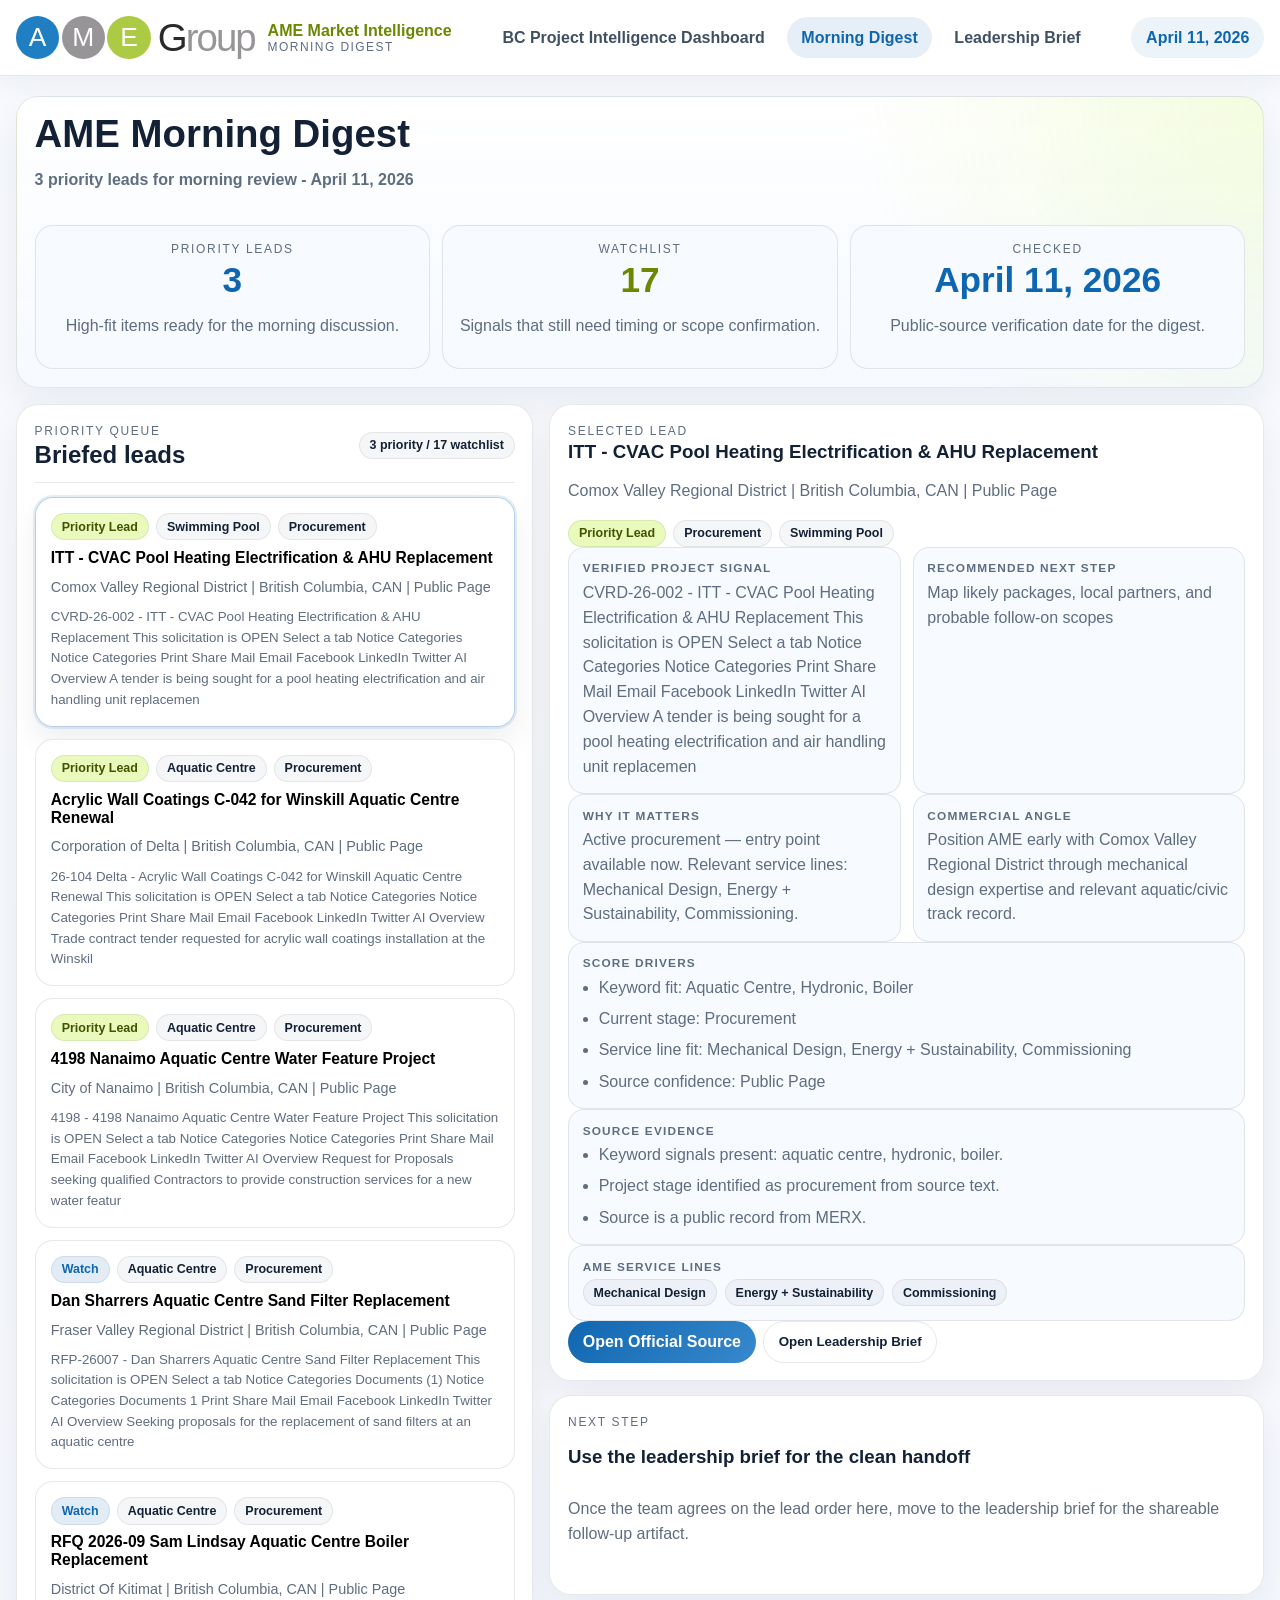
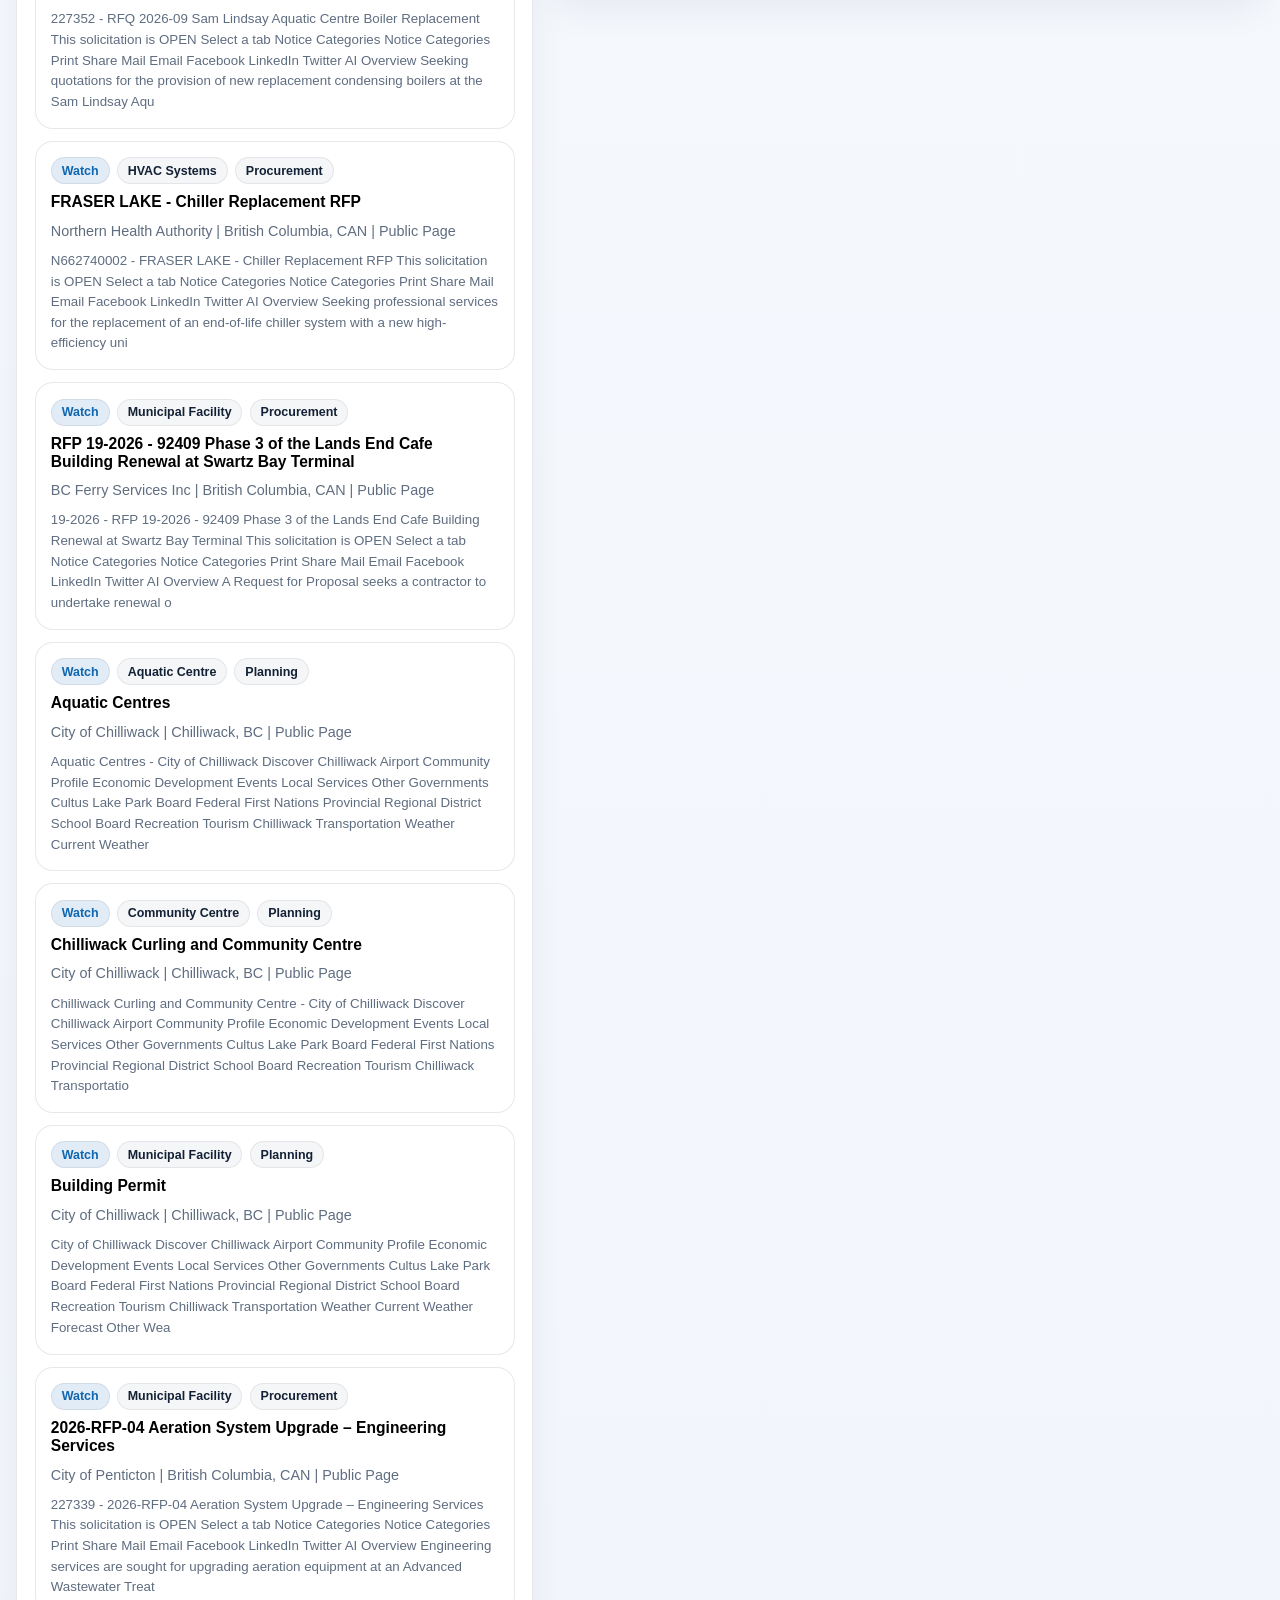
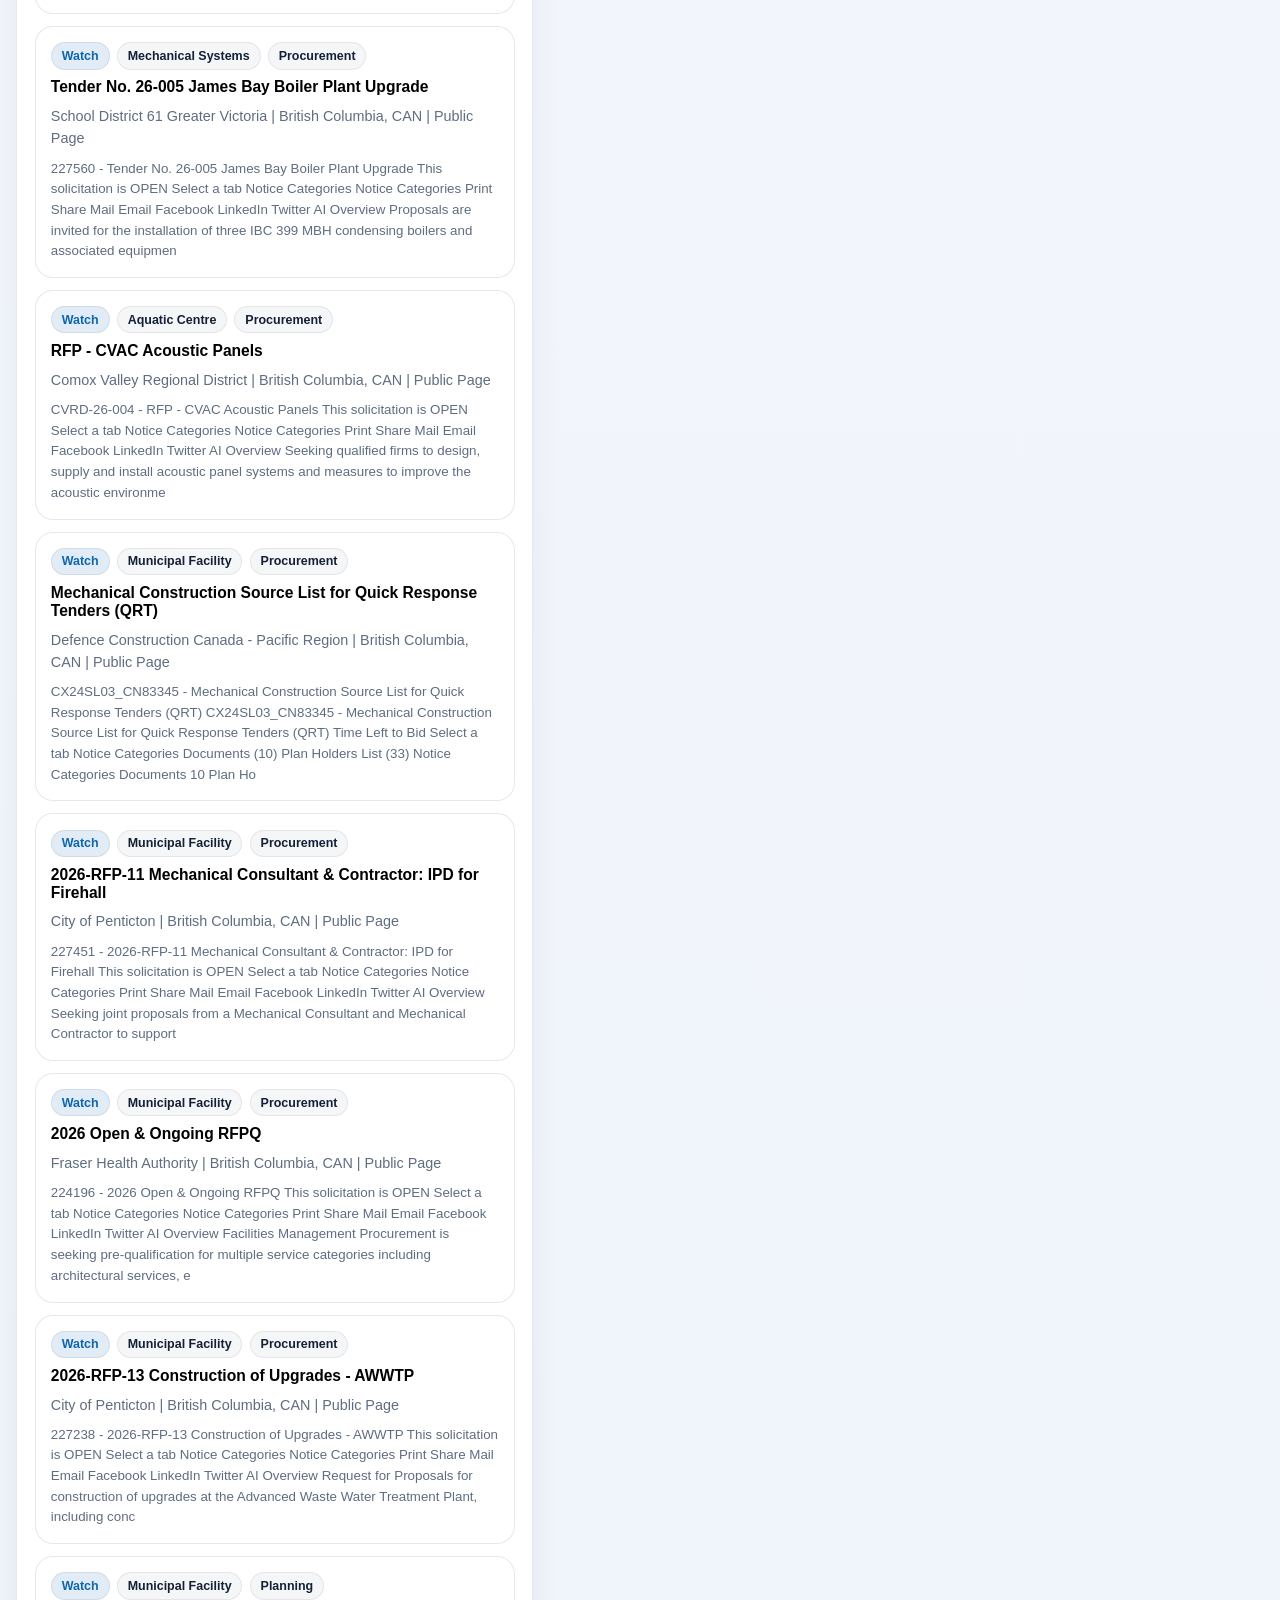
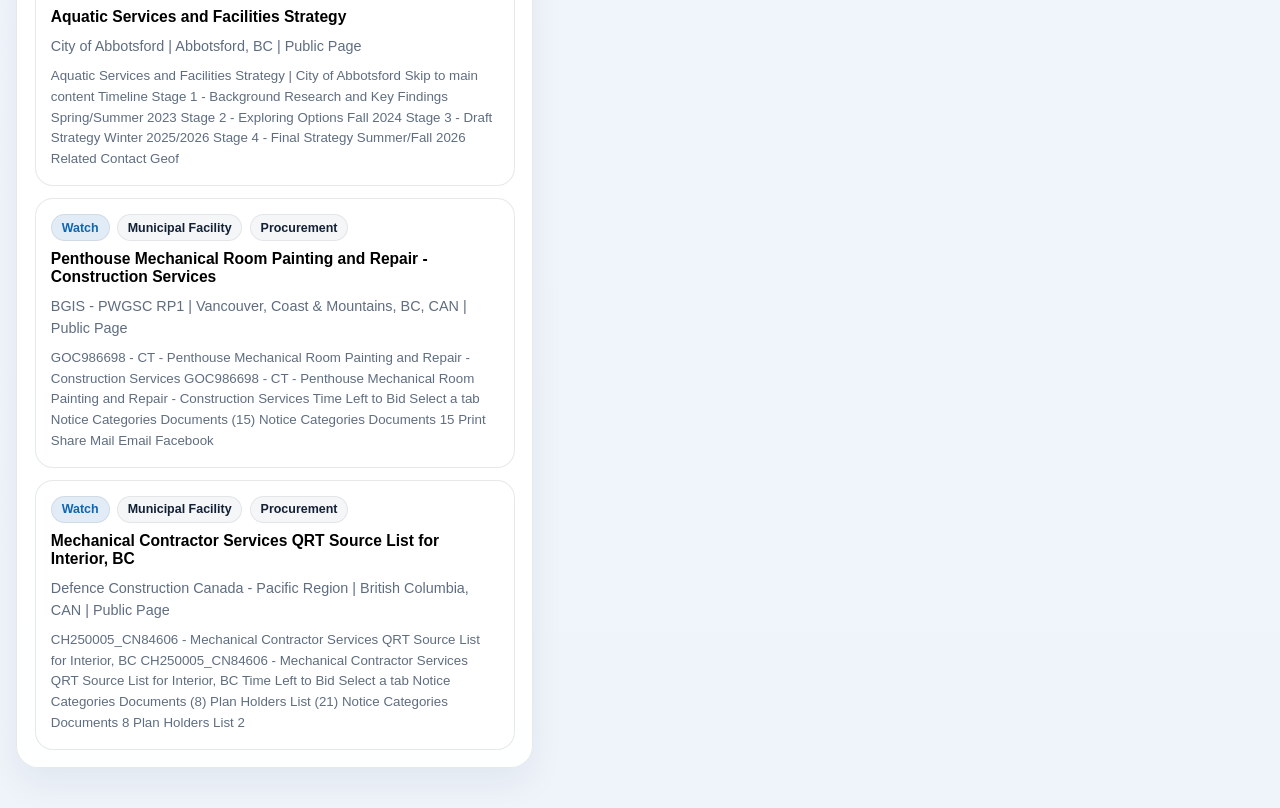
<file: artifacts/ame-proof-morning-digest.html>
﻿<!doctype html>
<html lang="en">
<head>
  <meta charset="utf-8" />
  <meta name="viewport" content="width=device-width, initial-scale=1" />
  <title>AME Morning Digest</title>
  <style>
    :root {
      --paper: #f5f8ff;
      --ink: #132136;
      --muted: #5f6d80;
      --line: rgba(19, 33, 54, 0.1);
      --blue: #0f66b0;
      --green: #6b8800;
      --lime: #c6f250;
      --panel: rgba(255,255,255,0.94);
    }
    * { box-sizing: border-box; }
    body {
      margin: 0;
      font-family: Inter, Aptos, "Segoe UI", sans-serif;
      color: var(--ink);
      background: linear-gradient(180deg, #f7f9fd 0%, #eff4fb 100%);
    }
    h1, h2, h3, h4 { margin: 0; font-family: Manrope, Bahnschrift, "Arial Narrow", sans-serif; }
    p, li { color: var(--muted); line-height: 1.55; }
    .topbar {
      position: sticky;
      top: 0;
      z-index: 20;
      background: rgba(255,255,255,0.96);
      border-bottom: 1px solid var(--line);
      box-shadow: 0 8px 24px rgba(19, 33, 54, 0.05);
    }
    .topbar-inner, .page {
      width: min(1480px, calc(100vw - 2rem));
      margin: 0 auto;
    }
    .topbar-inner {
      padding: 1rem 0;
      display: grid;
      grid-template-columns: auto minmax(0, 1fr) auto;
      gap: 1rem;
      align-items: center;
    }
    .brand {
      display: flex;
      align-items: center;
      gap: 0.8rem;
    }
    .brand-copy strong {
      display: block;
      color: var(--green);
      font-size: 1rem;
    }
    .brand-copy span {
      display: block;
      font-size: 0.75rem;
      letter-spacing: 0.12em;
      text-transform: uppercase;
      color: var(--muted);
    }
    .brief-logo {
      display: flex;
      align-items: center;
      gap: 0.16rem;
    }
    .brief-logo .logo-disc {
      width: 2.7rem;
      height: 2.7rem;
      border-radius: 999px;
      display: inline-flex;
      align-items: center;
      justify-content: center;
      color: #fff;
      font-family: Manrope, Bahnschrift, "Arial Narrow", sans-serif;
      font-size: 1.65rem;
      line-height: 1;
    }
    .brief-logo .disc-a { background: #1f7fc2; }
    .brief-logo .disc-m { background: #989598; }
    .brief-logo .disc-e { background: #adca45; }
    .brief-logo .logo-word {
      margin-left: 0.28rem;
      font-size: 2.4rem;
      line-height: 0.86;
      letter-spacing: -0.05em;
      font-weight: 300;
    }
    .brief-logo .logo-g { color: #2a2a2a; }
    .brief-logo .logo-rest { color: #989598; }
    .nav {
      display: flex;
      justify-content: center;
      gap: 0.45rem;
      flex-wrap: wrap;
    }
    .nav a {
      display: inline-flex;
      align-items: center;
      min-height: 2.6rem;
      padding: 0.68rem 0.92rem;
      border-radius: 999px;
      text-decoration: none;
      color: #405063;
      font-weight: 700;
    }
    .nav .is-active {
      background: rgba(15, 102, 176, 0.1);
      color: var(--blue);
    }
    .topbar-actions {
      display: flex;
      gap: 0.55rem;
      align-items: center;
      justify-content: flex-end;
      flex-wrap: wrap;
    }
    .link-pill, button.link-pill {
      display: inline-flex;
      align-items: center;
      min-height: 2.6rem;
      padding: 0.68rem 0.92rem;
      border-radius: 999px;
      border: 1px solid var(--line);
      background: rgba(255,255,255,0.92);
      color: var(--ink);
      text-decoration: none;
      font-weight: 700;
      cursor: pointer;
    }
    .topbar-pill {
      display: inline-flex;
      align-items: center;
      min-height: 2.6rem;
      padding: 0.68rem 0.92rem;
      border-radius: 999px;
      background: rgba(15,102,176,0.08);
      color: var(--blue);
      font-weight: 700;
      text-decoration: none;
    }
    .link-pill.primary {
      border: 0;
      background: linear-gradient(135deg, var(--blue), #3889cd);
      color: #fff;
      cursor: pointer;
    }
    .page {
      padding: 1.25rem 0 2.5rem;
      display: grid;
      gap: 1rem;
    }
    .panel {
      background: var(--panel);
      border: 1px solid var(--line);
      border-radius: 22px;
      padding: 1.1rem;
      box-shadow: 0 16px 36px rgba(19, 33, 54, 0.06);
    }
    .eyebrow {
      margin: 0;
      text-transform: uppercase;
      letter-spacing: 0.14em;
      font-size: 0.75rem;
      color: var(--muted);
    }
    .hero {
      display: grid;
      gap: 1rem;
      background:
        radial-gradient(circle at top right, rgba(198,242,80,0.18), transparent 32%),
        linear-gradient(180deg, rgba(255,255,255,0.98), rgba(246,249,255,0.96));
    }
    .hero h1 {
      font-size: clamp(1.9rem, 3vw, 3rem);
      line-height: 0.98;
      max-width: 30ch;
    }
    .hero-stats {
      display: grid;
      grid-template-columns: repeat(3, minmax(0, 1fr));
      gap: 0.75rem;
    }
    .metric {
      border: 1px solid var(--line);
      border-radius: 18px;
      background: #f7faff;
      padding: 0.85rem 0.95rem;
      text-align: center;
    }
    .metric strong {
      display: block;
      font-size: 2.2rem;
      line-height: 1;
      margin: 0.25rem 0;
      color: var(--blue);
    }
    .metric.watch strong {
      color: var(--green);
    }
    .digest-grid {
      display: grid;
      grid-template-columns: minmax(360px, 0.84fr) minmax(0, 1.16fr);
      gap: 1rem;
      align-items: start;
    }
    .queue-panel, .focus-panel, .actions-panel {
      display: grid;
      gap: 0.85rem;
    }
    .section-head {
      display: flex;
      align-items: center;
      justify-content: space-between;
      gap: 1rem;
      padding-bottom: 0.85rem;
      border-bottom: 1px solid var(--line);
    }
    .count-pill, .mini-pill {
      display: inline-flex;
      align-items: center;
      padding: 0.35rem 0.62rem;
      border-radius: 999px;
      border: 1px solid rgba(19, 33, 54, 0.08);
      background: rgba(19, 33, 54, 0.04);
      color: var(--ink);
      font-size: 0.78rem;
      font-weight: 700;
    }
    .mini-pill.priority {
      background: rgba(198,242,80,0.38);
      color: #425300;
    }
    .mini-pill.watch {
      background: rgba(15,102,176,0.12);
      color: var(--blue);
    }
    .queue-list {
      display: grid;
      gap: 0.75rem;
    }
    .digest-row {
      width: 100%;
      text-align: left;
      border: 1px solid var(--line);
      border-radius: 18px;
      background: rgba(255,255,255,0.94);
      padding: 0.95rem;
      display: grid;
      gap: 0.55rem;
      cursor: pointer;
      transition: transform 160ms ease, border-color 160ms ease, box-shadow 160ms ease;
    }
    .digest-row:hover {
      transform: translateY(-1px);
      border-color: rgba(15,102,176,0.24);
      box-shadow: 0 14px 28px rgba(19, 33, 54, 0.07);
    }
    .digest-row.is-active {
      border-color: rgba(15,102,176,0.3);
      box-shadow: 0 0 0 2px rgba(15,102,176,0.1), 0 14px 28px rgba(19, 33, 54, 0.07);
    }
    .row-top, .chip-row, .actions-row {
      display: flex;
      flex-wrap: wrap;
      gap: 0.45rem;
      align-items: center;
    }
    .row-meta {
      margin: 0;
      font-size: 0.9rem;
    }
    .row-copy {
      margin: 0;
    }
    .focus-panel {
      position: sticky;
      top: 5.8rem;
    }
    .focus-grid {
      display: grid;
      grid-template-columns: repeat(2, minmax(0, 1fr));
      gap: 0.75rem;
    }
    .detail-block {
      border: 1px solid var(--line);
      border-radius: 16px;
      background: #f7faff;
      padding: 0.85rem;
    }
    .detail-block p {
      margin: 0;
    }
    .detail-label {
      display: block;
      margin-bottom: 0.35rem;
      font-size: 0.74rem;
      text-transform: uppercase;
      letter-spacing: 0.1em;
      color: var(--muted);
      font-weight: 700;
    }
    .detail-list {
      margin: 0;
      padding-left: 1rem;
    }
    .detail-list li + li {
      margin-top: 0.4rem;
    }
    .service-row {
      display: flex;
      flex-wrap: wrap;
      gap: 0.5rem;
    }
    @media (max-width: 1180px) {
      .topbar-inner,
      .digest-grid,
      .hero-stats,
      .focus-grid {
        grid-template-columns: 1fr;
      }
      .focus-panel {
        position: static;
        top: auto;
      }
    }
    @media (max-width: 860px) {
      .topbar-inner,
      .page {
        width: min(100vw - 1rem, 100%);
      }
    }
  </style>
</head>
<body>
  <header class="topbar">
    <div class="topbar-inner">
      <div class="brand">
        <div class="brief-logo" aria-label="AME Group logo">
          <span class="logo-disc disc-a">A</span>
          <span class="logo-disc disc-m">M</span>
          <span class="logo-disc disc-e">E</span>
          <span class="logo-word"><span class="logo-g">G</span><span class="logo-rest">roup</span></span>
        </div>
        <div class="brand-copy">
          <strong>AME Market Intelligence</strong>
          <span>Morning Digest</span>
        </div>
      </div>
      <nav class="nav" aria-label="Digest navigation">
        <a href="../index.html" target="_blank" rel="noreferrer">BC Project Intelligence Dashboard</a>
        <a class="is-active" href="#">Morning Digest</a>
        <a href="./ame-proof-daily-briefing.html" target="_blank" rel="noreferrer">Leadership Brief</a>
      </nav>
      <div class="topbar-actions">
        <span id="digestDatePill" class="topbar-pill">March 27, 2026</span>
      </div>
    </div>
  </header>

  <main class="page">
    <section class="panel hero">
      <div>
        <h1>AME Morning Digest</h1>
        <p><strong id="heroSubtitle">4 priority leads for morning review - March 27, 2026</strong></p>
      </div>
      <div class="hero-stats">
        <article class="metric">
          <p class="eyebrow">Priority Leads</p>
          <strong id="heroPriorityCount">4</strong>
          <p>High-fit items ready for the morning discussion.</p>
        </article>
        <article class="metric watch">
          <p class="eyebrow">Watchlist</p>
          <strong id="heroWatchCount">1</strong>
          <p>Signals that still need timing or scope confirmation.</p>
        </article>
        <article class="metric">
          <p class="eyebrow">Checked</p>
          <strong id="heroCheckedDate">March 27, 2026</strong>
          <p>Public-source verification date for the digest.</p>
        </article>
      </div>
    </section>

    <section class="digest-grid">
      <section class="panel queue-panel">
        <div class="section-head">
          <div>
            <p class="eyebrow">Priority Queue</p>
            <h2>Briefed leads</h2>
          </div>
          <span id="digestCount" class="count-pill">4 priority / 1 watchlist</span>
        </div>
        <div id="digestList" class="queue-list"></div>
      </section>

      <aside class="focus-panel">
        <section id="digestFocus" class="panel"></section>
        <section class="panel actions-panel">
          <p class="eyebrow">Next Step</p>
          <h3>Use the leadership brief for the clean handoff</h3>
          <p>Once the team agrees on the lead order here, move to the leadership brief for the shareable follow-up artifact.</p>
          <div class="actions-row">
              </div>
        </section>
      </aside>
    </section>
  </main>

  <script src="../data/ame-proof-app-data.js?v=20260411-211149"></script>
  <script>
    const appData = window.AME_DEMO_DATA;
    const storageKey = "ameDigestRecordId";
    const executiveStorageKey = "ameExecutiveLeadId";
    const transientLeadStorageKey = "ameTransientDigestLead";
    const leadershipBriefUrl = "./ame-proof-daily-briefing.html";
    const defaultDigestRecordId = "proof-003";
    const digestList = document.getElementById("digestList");
    const digestFocus = document.getElementById("digestFocus");
    const digestCount = document.getElementById("digestCount");
    const digestDatePill = document.getElementById("digestDatePill");
    const heroPriorityCount = document.getElementById("heroPriorityCount");
    const heroWatchCount = document.getElementById("heroWatchCount");
    const heroCheckedDate = document.getElementById("heroCheckedDate");

    const esc = (value) => String(value ?? "")
      .replaceAll("&", "&amp;")
      .replaceAll("<", "&lt;")
      .replaceAll(">", "&gt;")
      .replaceAll('"', "&quot;")
      .replaceAll("'", "&#39;");

    function formatLabel(value) {
      return String(value ?? "").replace(/\b([A-Za-z][A-Za-z0-9]*)\b/g, function (word) {
        const map = {
          ahu: "AHU",
          ahu1: "AHU1",
          ahu2: "AHU2",
          bas: "BAS",
          bc: "BC",
          hvac: "HVAC",
          rfp: "RFP",
          rfq: "RFQ",
        };
        const mapped = map[word.toLowerCase()];
        if (mapped) return mapped;
        return word.charAt(0).toUpperCase() + word.slice(1).toLowerCase();
      });
    }

    function formatDisplayDate(value) {
      if (!value) return "Current";
      const normalized = String(value).replace(/\//g, "-");
      const date = new Date(normalized);
      if (Number.isNaN(date.getTime())) return String(value);
      return date.toLocaleDateString("en-US", {
        month: "long",
        day: "numeric",
        year: "numeric"
      });
    }

    function getSourceLabel(sourceKey) {
      if (sourceKey === "bcbid-watch") return "BC Bid Watch";
      if (sourceKey === "merx-import") return "Imported Notice";
      return sourceKey === "municipal-meeting-linked" ? "Meeting-Linked Doc" : "Public Page";
    }

    function readPayloadLead() {
      try {
        const params = new URLSearchParams(window.location.search);
        const raw = params.get("payload");
        if (!raw) return null;
        const parsed = JSON.parse(raw);
        return parsed && parsed.id ? parsed : null;
      } catch (error) {
        return null;
      }
    }

    function readTransientLead() {
      try {
        const raw = window.localStorage.getItem(transientLeadStorageKey);
        if (!raw) return null;
        const parsed = JSON.parse(raw);
        return parsed && parsed.id ? parsed : null;
      } catch (error) {
        return null;
      }
    }

    function getLeadParam() {
      try {
        const params = new URLSearchParams(window.location.search);
        return params.get("lead") || "";
      } catch (error) {
        return "";
      }
    }

    function openLeadershipBrief(recordId) {
      const targetRecordId = recordId || activeRecordId || "";
      const targetRecord = digestRecords.find(function (record) { return record.id === targetRecordId; }) || null;
      try {
        if (targetRecordId) window.localStorage.setItem(executiveStorageKey, targetRecordId);
      } catch (error) {
      }
      const params = new URLSearchParams();
      if (targetRecordId) params.set("lead", targetRecordId);
      if (targetRecord && targetRecord.id) params.set("payload", JSON.stringify(targetRecord));
      const url = params.toString()
        ? leadershipBriefUrl + "?" + params.toString()
        : leadershipBriefUrl;
      window.open(url, "_blank", "noopener,noreferrer");
    }

    function getRecordByTitle(title) {
      return appData.processedRecords.find(function (record) {
        return record.title === title;
      }) || null;
    }

    function getDrivers(record) {
      const drivers = [];
      const hits = (record.keywordHits || []).slice(0, 3).map(formatLabel);
      if (hits.length) drivers.push("Keyword fit: " + hits.join(", "));
      if (record.stageLabel) drivers.push("Current stage: " + formatLabel(record.stageLabel));
      if ((record.ameServiceLines || []).length) drivers.push("Service line fit: " + record.ameServiceLines.slice(0, 3).join(", "));
      drivers.push("Source confidence: " + getSourceLabel(record.sourceKey));
      return drivers;
    }

    const transientLead = readPayloadLead() || readTransientLead();
    const digestRecords = []
      .concat(transientLead ? [transientLead] : [])
      .concat(appData.briefing.priorityLeads.map(function (row) { return getRecordByTitle(row.title); }).filter(Boolean))
      .concat(appData.briefing.watchlist.map(function (row) { return getRecordByTitle(row.title); }).filter(Boolean))
      .filter(function (record, index, collection) {
        return collection.findIndex(function (item) { return item.id === record.id; }) === index;
      });

    const routeLeadId = getLeadParam();
    let activeRecordId = routeLeadId || defaultDigestRecordId;
    try {
      activeRecordId = routeLeadId || window.localStorage.getItem(storageKey) || defaultDigestRecordId;
    } catch (error) {
      activeRecordId = routeLeadId || defaultDigestRecordId;
    }

    if (!digestRecords.some(function (record) { return record.id === activeRecordId; })) {
      activeRecordId = digestRecords[0] ? digestRecords[0].id : null;
    }

    if (routeLeadId && activeRecordId === routeLeadId) {
      try {
        window.localStorage.setItem(storageKey, routeLeadId);
      } catch (error) {
      }
    }

    function renderQueueSummary() {
      if (!digestCount) return;

      const priorityCount = digestRecords.filter(function (record) { return record.priorityKey === "priority"; }).length;
      const watchCount = digestRecords.filter(function (record) { return record.priorityKey === "watch"; }).length;
      const otherCount = digestRecords.length - priorityCount - watchCount;
      const generatedDate = formatDisplayDate(appData && (appData.generatedOn || (appData.runLog && appData.runLog.latestRun && appData.runLog.latestRun.datasetDate)));

      const parts = [priorityCount + " priority", watchCount + " watchlist"];
      if (otherCount > 0) parts.push(otherCount + " other");
      digestCount.textContent = parts.join(" / ");
      var heroSub = document.getElementById("heroSubtitle");
      if (heroSub) heroSub.textContent = priorityCount + " priority leads for morning review - " + generatedDate;
      if (heroPriorityCount) heroPriorityCount.textContent = String(priorityCount);
      if (heroWatchCount) heroWatchCount.textContent = String(watchCount);
      if (heroCheckedDate) heroCheckedDate.textContent = generatedDate;
      if (digestDatePill) digestDatePill.textContent = generatedDate;
    }

    function saveDigestRecord(recordId) {
      activeRecordId = recordId;
      try {
        window.localStorage.setItem(storageKey, recordId);
      } catch (error) {
      }
    }

    function renderList() {
      digestList.innerHTML = digestRecords.map(function (record) {
        const isActive = record.id === activeRecordId;
        return ''
          + '<button class="digest-row' + (isActive ? ' is-active' : '') + '" type="button" data-record-id="' + esc(record.id) + '">'
          +   '<div class="row-top">'
          +     '<span class="mini-pill ' + esc(record.priorityKey) + '">' + esc(record.priorityLabel) + '</span>'
          +     '<span class="mini-pill">' + esc(formatLabel(record.assetType)) + '</span>'
          +     '<span class="mini-pill">' + esc(formatLabel(record.stageLabel)) + '</span>'
          +   '</div>'
          +   '<h3>' + esc(record.title) + '</h3>'
          +   '<p class="row-meta">' + esc(record.entity) + ' | ' + esc(record.location) + ' | ' + esc(getSourceLabel(record.sourceKey)) + '</p>'
          +   '<p class="row-copy">' + esc(record.summary || record.sourceExcerpt || "") + '</p>'
          + '</button>';
      }).join("");

      digestList.querySelectorAll("[data-record-id]").forEach(function (button) {
        button.addEventListener("click", function () {
          saveDigestRecord(button.getAttribute("data-record-id"));
          renderList();
          renderFocus();
        });
      });
    }

    function renderFocus() {
      const record = digestRecords.find(function (item) { return item.id === activeRecordId; }) || digestRecords[0] || null;

      if (!record) {
        digestFocus.innerHTML = '<p class="eyebrow">Selected Lead</p><h3>No digest lead available</h3><p>No records were generated for this digest.</p>';
        return;
      }

      const evidence = (record.evidence || []).slice(0, 3).map(function (item) {
        return '<li>' + esc(item) + '</li>';
      }).join("");
      const drivers = getDrivers(record).map(function (item) {
        return '<li>' + esc(item) + '</li>';
      }).join("");
      const services = (record.ameServiceLines || []).map(function (item) {
        return '<span class="mini-pill">' + esc(item) + '</span>';
      }).join("");

      digestFocus.innerHTML = ''
        + '<p class="eyebrow">Selected Lead</p>'
        + '<h3>' + esc(record.title) + '</h3>'
        + '<p>' + esc(record.entity) + ' | ' + esc(record.location) + ' | ' + esc(getSourceLabel(record.sourceKey)) + '</p>'
        + '<div class="chip-row">'
        +   '<span class="mini-pill ' + esc(record.priorityKey) + '">' + esc(record.priorityLabel) + '</span>'
        +   '<span class="mini-pill">' + esc(formatLabel(record.stageLabel)) + '</span>'
        +   '<span class="mini-pill">' + esc(formatLabel(record.assetType)) + '</span>'
        + '</div>'
        + '<div class="focus-grid">'
        +   '<div class="detail-block"><span class="detail-label">Verified Project Signal</span><p>' + esc(record.summary || record.sourceExcerpt || "") + '</p></div>'
        +   '<div class="detail-block"><span class="detail-label">Recommended Next Step</span><p>' + esc(record.action || "") + '</p></div>'
        + '</div>'
        + '<div class="focus-grid">'
        +   '<div class="detail-block"><span class="detail-label">Why It Matters</span><p>' + esc(record.whyItMatters || "") + '</p></div>'
        +   '<div class="detail-block"><span class="detail-label">Commercial Angle</span><p>' + esc(record.goToMarketPlay || record.whyItMatters || "") + '</p></div>'
        + '</div>'
        + '<div class="detail-block"><span class="detail-label">Score Drivers</span><ul class="detail-list">' + drivers + '</ul></div>'
        + '<div class="detail-block"><span class="detail-label">Source Evidence</span><ul class="detail-list">' + evidence + '</ul></div>'
        + '<div class="detail-block"><span class="detail-label">AME Service Lines</span><div class="service-row">' + services + '</div></div>'
        + '<div class="actions-row">'
        +   (record.sourceUrl ? '<a class="link-pill primary" href="' + esc(record.sourceUrl) + '" target="_blank" rel="noreferrer">Open Official Source</a>' : '')
        +   '<button class="link-pill" type="button" data-open-brief="true">Open Leadership Brief</button>'
        + '</div>';

      digestFocus.querySelectorAll("[data-open-brief]").forEach(function (button) {
        button.addEventListener("click", function () {
          openLeadershipBrief(record.id);
        });
      });
    }

    document.querySelectorAll("[data-open-brief]").forEach(function (button) {
      button.addEventListener("click", function () {
        openLeadershipBrief(activeRecordId);
      });
    });

    renderQueueSummary();
    renderList();
    renderFocus();
  </script>
</body>
</html>
</file>
<file: styles.css>
:root {
  --paper: #f3efe5;
  --paper-strong: #fffdf8;
  --ink: #19222d;
  --muted: #58616d;
  --line: rgba(25, 34, 45, 0.12);
  --line-strong: rgba(25, 34, 45, 0.2);
  --blue: #1f7fc2;
  --blue-deep: #0f5f97;
  --gray: #989598;
  --green: #adca45;
  --shadow: 0 18px 40px rgba(25, 34, 45, 0.08);
  --radius-xl: 28px;
  --radius-lg: 22px;
  --radius-md: 16px;
  --radius-sm: 12px;
}

* {
  box-sizing: border-box;
}

html {
  scroll-behavior: smooth;
}

body {
  margin: 0;
  min-height: 100vh;
  color: var(--ink);
  font-family: "Aptos", "Segoe UI", sans-serif;
  background:
    radial-gradient(circle at top left, rgba(31, 127, 194, 0.18), transparent 25%),
    radial-gradient(circle at top right, rgba(173, 202, 69, 0.15), transparent 24%),
    linear-gradient(180deg, #eeeadf 0%, #f4f1e9 34%, #f8f6f0 100%);
}

body::before {
  content: "";
  position: fixed;
  inset: 0;
  pointer-events: none;
  background-image:
    linear-gradient(rgba(31, 127, 194, 0.03) 1px, transparent 1px),
    linear-gradient(90deg, rgba(31, 127, 194, 0.03) 1px, transparent 1px);
  background-size: 88px 88px;
}

button,
input,
select,
textarea {
  font: inherit;
}

.page-shell {
  width: min(1280px, calc(100vw - 2rem));
  margin: 0 auto;
  padding: 1rem 0 2rem;
  position: relative;
}

.panel,
.topbar {
  border: 1px solid var(--line);
  border-radius: var(--radius-xl);
  background: rgba(255, 253, 248, 0.84);
  box-shadow: var(--shadow);
  backdrop-filter: blur(16px);
}

.topbar {
  padding: 1rem 1.2rem;
  display: grid;
  grid-template-columns: auto 1fr auto;
  align-items: center;
  gap: 1rem;
}

.brand-lockup,
.brand-copy,
.detail-head,
.merx-input-wrap,
.snapshot-head {
  display: grid;
  gap: 0.35rem;
}

.brand-lockup {
  grid-template-columns: auto 1fr;
  align-items: center;
  gap: 1rem;
}

.topbar-logo {
  display: flex;
  align-items: center;
}

.brand-copy-centered {
  justify-items: center;
  text-align: center;
}

.brand-copy h1,
h2,
h3,
h4 {
  margin: 0;
  font-family: "Bahnschrift", "Arial Narrow", sans-serif;
  font-weight: 700;
  letter-spacing: -0.02em;
}

.brand-copy h1 {
  font-size: clamp(1.9rem, 3vw, 2.8rem);
}

.brand-subtitle,
.lede,
.metric-note,
.record-fact,
.record-meta,
.detail-block p,
.workflow-intro p,
.workflow-source,
.brief-row p,
.empty-copy,
.artifact-preview,
.detail-kicker,
.brief-fact {
  color: var(--muted);
  line-height: 1.55;
}

.eyebrow,
.section-tag,
.metric-label,
.detail-label {
  margin: 0;
  text-transform: uppercase;
  letter-spacing: 0.14em;
  font-size: 0.72rem;
  color: var(--muted);
}

.logo-mark {
  display: flex;
  align-items: center;
  gap: 0.16rem;
  flex-wrap: nowrap;
}

.logo-disc {
  width: 4.2rem;
  height: 4.2rem;
  border-radius: 999px;
  display: inline-flex;
  align-items: center;
  justify-content: center;
  color: #ffffff;
  font-family: "Bahnschrift", "Arial Narrow", sans-serif;
  font-size: 2.6rem;
  line-height: 1;
}

.disc-a {
  background: var(--blue);
}

.disc-m {
  background: var(--gray);
}

.disc-e {
  background: var(--green);
}

.logo-word {
  margin-left: 0.3rem;
  font-size: clamp(2rem, 4vw, 4.2rem);
  line-height: 0.86;
  font-weight: 300;
  letter-spacing: -0.05em;
}

.logo-g {
  color: #2a2a2a;
}

.logo-rest {
  color: var(--gray);
}

.top-actions,
.filters,
.workflow-actions,
.demo-path,
.chip-row,
.card-topline,
.brief-topline,
.detail-footer,
.brief-footer {
  display: flex;
  flex-wrap: wrap;
  gap: 0.48rem;
  align-items: center;
}

.page {
  display: grid;
  gap: 1rem;
  margin-top: 1rem;
}

.overview {
  padding: 1.3rem;
  display: grid;
  gap: 1.1rem;
}

.overview-toolbar {
  display: grid;
  grid-template-columns: 0.9fr 1.4fr;
  gap: 1rem;
  align-items: start;
}

h2 {
  font-size: clamp(1.6rem, 3.1vw, 2.5rem);
  line-height: 0.98;
  max-width: 17ch;
}

.demo-path {
  display: grid;
  grid-template-columns: repeat(4, minmax(0, 1fr));
  align-self: stretch;
}

.path-step {
  min-height: 5.6rem;
  padding: 1rem;
  border: 1px solid var(--line);
  border-radius: var(--radius-lg);
  background: rgba(255, 255, 255, 0.72);
  color: var(--ink);
  text-align: left;
  cursor: pointer;
  transition: transform 160ms ease, border-color 160ms ease, box-shadow 160ms ease;
}

.path-step:hover,
.path-step:focus-visible {
  transform: translateY(-2px);
  border-color: rgba(31, 127, 194, 0.3);
  box-shadow: 0 10px 22px rgba(31, 127, 194, 0.08);
}

.path-step-number {
  display: block;
  font-size: 0.8rem;
  letter-spacing: 0.14em;
  text-transform: uppercase;
  color: var(--blue);
}

.path-step-label {
  display: block;
  margin-top: 0.45rem;
  font-size: 1rem;
  font-weight: 700;
}

.truth-strip,
.featured-grid {
  display: grid;
  gap: 0.9rem;
}

.truth-strip {
  grid-template-columns: repeat(4, minmax(0, 1fr));
}

.run-history-panel {
  padding: 1.2rem;
  display: grid;
  gap: 1rem;
}

.guided-tour-banner {
  padding: 1.25rem;
  display: grid;
  grid-template-columns: minmax(0, 1fr) auto;
  gap: 1rem;
  align-items: center;
  background:
    radial-gradient(circle at top right, rgba(15, 102, 176, 0.09), transparent 30%),
    linear-gradient(135deg, rgba(255, 255, 255, 0.96), rgba(242, 247, 255, 0.96));
}

.guided-tour-banner .lede {
  max-width: 52rem;
}

.guided-tour-banner-actions {
  display: flex;
  flex-wrap: wrap;
  gap: 0.75rem;
  align-items: center;
  justify-content: flex-end;
}

.run-history-layout {
  display: grid;
  grid-template-columns: minmax(0, 1.15fr) minmax(320px, 0.85fr);
  gap: 1rem;
}

.run-history-summary,
.run-history-list {
  display: grid;
  gap: 0.85rem;
}

.run-history-card,
.run-history-item {
  border: 1px solid var(--line);
  border-radius: var(--radius-lg);
  background: rgba(255, 255, 255, 0.82);
  padding: 1rem;
}

.run-history-card-primary {
  background:
    radial-gradient(circle at top right, rgba(173, 202, 69, 0.16), transparent 28%),
    rgba(255, 255, 255, 0.92);
}

.run-history-kpis {
  display: grid;
  grid-template-columns: repeat(4, minmax(0, 1fr));
  gap: 0.75rem;
}

.run-kpi {
  padding: 0.82rem 0.88rem;
  border-radius: var(--radius-md);
  border: 1px solid var(--line);
  background: rgba(247, 250, 255, 0.94);
}

.run-kpi strong {
  display: block;
  margin-top: 0.28rem;
  font-family: "Bahnschrift", "Arial Narrow", sans-serif;
  font-size: 1.6rem;
  line-height: 1;
  color: var(--blue-deep);
}

.run-history-item-head {
  display: flex;
  align-items: flex-start;
  justify-content: space-between;
  gap: 0.8rem;
}

.run-history-item h4,
.run-history-card h4 {
  font-size: 1.1rem;
}

.run-history-copy {
  margin: 0.4rem 0 0;
}

.run-history-output-list {
  margin: 0;
  padding-left: 1rem;
  color: var(--muted);
}

.run-history-output-list li + li {
  margin-top: 0.28rem;
}

.run-history-item.is-latest {
  border-color: rgba(15, 102, 176, 0.2);
  box-shadow: 0 10px 24px rgba(15, 102, 176, 0.08);
}

.featured-grid {
  grid-template-columns: repeat(4, minmax(0, 1fr));
}

.truth-card,
.record-card,
.workflow-card,
.brief-row,
.featured-card,
.sandbox-result,
.workspace-nav {
  border: 1px solid var(--line);
  border-radius: var(--radius-lg);
  background: rgba(255, 255, 255, 0.78);
}

.truth-card {
  padding: 1rem;
}

.metric-value {
  display: block;
  margin-top: 0.45rem;
  font-family: "Bahnschrift", "Arial Narrow", sans-serif;
  font-size: clamp(1.85rem, 4vw, 2.7rem);
}

.section-head {
  padding: 1.15rem 1.2rem 0;
  display: flex;
  align-items: flex-start;
  justify-content: space-between;
  gap: 1rem;
}

.section-head-stack {
  align-items: flex-end;
}

.compact-head {
  padding: 0;
}

.workspace-nav {
  padding: 0.6rem;
  display: flex;
  gap: 0.65rem;
  flex-wrap: wrap;
}

.workspace-tab,
.stage-button,
.primary-button,
.ghost-button {
  border-radius: 999px;
  cursor: pointer;
  transition: transform 150ms ease, box-shadow 150ms ease, background 150ms ease, color 150ms ease;
}

.workspace-tab,
.stage-button,
.ghost-button {
  border: 1px solid var(--line);
  background: var(--paper-strong);
  color: var(--ink);
}

.workspace-tab {
  padding: 0.8rem 1rem;
  font-weight: 600;
}

.workspace-tab.is-active,
.stage-button.is-active {
  background: var(--blue);
  border-color: var(--blue);
  color: #ffffff;
}

.primary-button,
.ghost-button {
  padding: 0.82rem 1.1rem;
  text-decoration: none;
  display: inline-flex;
  align-items: center;
  justify-content: center;
}

.primary-button {
  border: 0;
  background: linear-gradient(135deg, var(--blue), var(--blue-deep));
  color: #ffffff;
  box-shadow: 0 12px 24px rgba(31, 127, 194, 0.18);
}

.top-cta {
  min-width: 10.75rem;
  min-height: 3rem;
  font-weight: 700;
}

.top-cta-briefing {
  background: rgba(173, 202, 69, 0.2);
  border-color: rgba(173, 202, 69, 0.4);
  color: #5e7000;
}

.workspace-tab:hover,
.stage-button:hover,
.ghost-button:hover,
.primary-button:hover {
  transform: translateY(-1px);
}

.workspace-panel {
  display: none;
}

.workspace-panel.is-active,
.workspace-panel.is-current {
  display: block;
}

.filter-workbench {
  padding: 0 1.2rem 1.2rem;
  display: grid;
  gap: 0.85rem;
}

.filter-group {
  display: grid;
  gap: 0.45rem;
}

.filter-chip-row {
  display: flex;
  flex-wrap: wrap;
  gap: 0.6rem;
}

.filter-chip {
  display: inline-flex;
  align-items: center;
  gap: 0.55rem;
  padding: 0.7rem 0.95rem;
  border: 1px solid var(--line);
  border-radius: 999px;
  background: var(--paper-strong);
  color: var(--ink);
  cursor: pointer;
  transition: transform 150ms ease, border-color 150ms ease, box-shadow 150ms ease, background 150ms ease;
}

.filter-chip:hover {
  transform: translateY(-1px);
  border-color: rgba(31, 127, 194, 0.24);
  box-shadow: 0 8px 18px rgba(31, 127, 194, 0.08);
}

.filter-chip.is-active {
  background: rgba(31, 127, 194, 0.12);
  border-color: rgba(31, 127, 194, 0.28);
  color: var(--blue-deep);
}

.filter-chip-label {
  font-weight: 600;
}

.filter-chip-count {
  min-width: 1.75rem;
  padding: 0.18rem 0.45rem;
  border-radius: 999px;
  background: rgba(25, 34, 45, 0.06);
  text-align: center;
  font-size: 0.78rem;
}

.filter-chip.is-active .filter-chip-count {
  background: rgba(31, 127, 194, 0.18);
}

.filter-status {
  display: flex;
  flex-wrap: wrap;
  gap: 0.7rem;
  align-items: center;
  padding: 0.9rem 1rem;
  border: 1px solid var(--line);
  border-radius: var(--radius-md);
  background: rgba(243, 239, 229, 0.9);
  color: var(--muted);
}

.filter-status strong {
  color: var(--ink);
}

.filter-status-pill {
  display: inline-flex;
  align-items: center;
  padding: 0.32rem 0.62rem;
  border-radius: 999px;
  background: rgba(25, 34, 45, 0.06);
  color: var(--ink);
  font-size: 0.77rem;
}

.filter-status-tip {
  color: var(--muted);
  font-size: 0.84rem;
}

.filters label,
.workflow-actions label,
.merx-input-wrap {
  display: grid;
  gap: 0.35rem;
  color: var(--muted);
  font-size: 0.85rem;
}

.filters select,
.filters input,
.workflow-actions select,
.sandbox-input {
  border: 1px solid var(--line);
  background: var(--paper-strong);
  color: var(--ink);
}

.filters select,
.filters input,
.workflow-actions select {
  min-width: 11rem;
  padding: 0.8rem 0.95rem;
  border-radius: 999px;
}

.search-field input {
  min-width: 18rem;
}

.feed-layout,
.workflow-layout,
.sandbox-layout,
.briefing-layout {
  display: grid;
  gap: 1rem;
  padding: 1.2rem;
}

.feed-layout {
  grid-template-columns: 1.3fr 0.92fr;
}

.feed-layout-single {
  grid-template-columns: 1fr;
}

.workflow-layout,
.sandbox-layout,
.briefing-layout {
  grid-template-columns: repeat(2, minmax(0, 1fr));
}

.record-grid {
  display: grid;
  grid-template-columns: repeat(3, minmax(0, 1fr));
  gap: 0.9rem;
}

.record-card,
.featured-card {
  width: 100%;
  text-align: left;
}

.record-card {
  padding: 1rem;
  display: grid;
  gap: 0.38rem;
  transition: transform 160ms ease, border-color 160ms ease, box-shadow 160ms ease;
}

.record-card-toggle,
.featured-card {
  width: 100%;
  padding: 0;
  text-align: left;
  display: grid;
  gap: 0.38rem;
  background: transparent;
  border: 0;
  cursor: pointer;
}

.record-card-toggle:focus-visible {
  outline: 3px solid rgba(15, 102, 176, 0.28);
  outline-offset: 6px;
  border-radius: 16px;
}

.record-card:hover,
.record-card.is-active,
.record-card-toggle:hover,
.featured-card:hover {
  transform: translateY(-2px);
  border-color: rgba(31, 127, 194, 0.28);
  box-shadow: 0 12px 24px rgba(31, 127, 194, 0.08);
}

.record-card.source-public,
.featured-card.source-public {
  box-shadow: inset 0 4px 0 rgba(31, 127, 194, 0.85);
}

.record-card.source-meeting,
.featured-card.source-meeting {
  box-shadow: inset 0 4px 0 rgba(173, 202, 69, 0.95);
}

.featured-card {
  min-height: 0;
  align-content: start;
}

.featured-card h4,
.record-title,
.workflow-title,
.brief-row h4,
.empty-title {
  font-size: 1.18rem;
  line-height: 1.15;
}

.featured-meta,
.record-meta {
  margin: 0;
  font-size: 0.9rem;
}

.record-card-toggle > div:first-child {
  display: grid;
  gap: 0.24rem;
}

.record-fact {
  margin: 0;
  line-height: 1.42;
}

.record-card-empty,
.empty-state {
  cursor: default;
}

.record-card-expanded {
  display: grid;
  gap: 0.8rem;
  padding-top: 0.15rem;
  border-top: 1px solid var(--line);
}

.chip-row-actions {
  margin-top: 0.1rem;
}

.record-expanded-grid {
  display: grid;
  grid-template-columns: repeat(2, minmax(0, 1fr));
  gap: 0.75rem;
}

.record-inline-actions {
  display: grid;
  grid-template-columns: repeat(auto-fit, minmax(188px, 1fr));
  gap: 0.7rem;
  align-items: stretch;
}

.record-inline-link {
  display: inline-flex;
  align-items: center;
  justify-content: center;
  min-width: 0;
  width: 100%;
  min-height: 2.8rem;
  padding: 0.75rem 0.95rem;
  border-radius: 999px;
  border: 1px solid var(--line);
  background: var(--paper-strong);
  color: var(--ink);
  text-decoration: none;
  font-weight: 600;
  cursor: pointer;
  transition: transform 150ms ease, box-shadow 150ms ease, border-color 150ms ease, background 150ms ease, color 150ms ease;
}

.record-inline-actions > .record-inline-link,
.record-inline-actions > button.record-inline-link {
  flex: initial;
}

.record-inline-link.primary {
  border: 0;
  background: linear-gradient(135deg, var(--blue), var(--blue-deep));
  color: #ffffff;
}

.record-inline-link.action-blue {
  border: 0;
  background: linear-gradient(135deg, var(--blue), var(--blue-deep));
  color: #ffffff;
  box-shadow: 0 12px 22px rgba(31, 127, 194, 0.18);
}

.record-inline-link.action-grey {
  border-color: rgba(152, 149, 152, 0.32);
  background: rgba(152, 149, 152, 0.18);
  color: #505156;
}

.record-inline-link.action-green {
  border-color: rgba(173, 202, 69, 0.42);
  background: rgba(173, 202, 69, 0.24);
  color: #5e7000;
  box-shadow: 0 12px 22px rgba(173, 202, 69, 0.14);
}

.record-inline-link:hover,
.record-inline-link:focus-visible {
  transform: translateY(-1px);
}

.record-card-actions > .record-inline-link,
.record-card-actions > button.record-inline-link {
  flex: 0 0 auto;
  min-width: 10rem;
}

.source-badge,
.pill {
  display: inline-flex;
  align-items: center;
  padding: 0.36rem 0.64rem;
  border-radius: 999px;
  border: 1px solid transparent;
  font-size: 0.74rem;
}

.source-badge {
  background: rgba(31, 127, 194, 0.12);
  color: var(--blue);
  border-color: rgba(31, 127, 194, 0.18);
}

.pill {
  background: rgba(25, 34, 45, 0.05);
  color: var(--ink);
}

.source-badge:not(.chip-button),
.pill:not(.chip-button) {
  border-radius: 10px;
  padding: 0.38rem 0.68rem;
  font-weight: 700;
}

.chip-button {
  cursor: pointer;
  transition: transform 150ms ease, border-color 150ms ease, background 150ms ease;
}

.chip-button:hover {
  transform: translateY(-1px);
  border-color: rgba(31, 127, 194, 0.24);
  background: rgba(31, 127, 194, 0.12);
}

.priority-priority {
  background: rgba(173, 202, 69, 0.2);
  color: #627600;
  border-color: rgba(173, 202, 69, 0.28);
}

.priority-watch {
  background: rgba(31, 127, 194, 0.12);
  color: var(--blue);
  border-color: rgba(31, 127, 194, 0.18);
}

.priority-peripheral {
  background: rgba(152, 149, 152, 0.16);
  color: #615e61;
  border-color: rgba(152, 149, 152, 0.24);
}

.priority-filtered {
  background: rgba(25, 34, 45, 0.06);
  color: var(--muted);
}

.signal-new {
  background: rgba(173, 202, 69, 0.2);
  color: #5f7300;
  border-color: rgba(173, 202, 69, 0.28);
}

.signal-recent {
  background: rgba(15, 102, 176, 0.1);
  color: var(--blue-deep);
  border-color: rgba(15, 102, 176, 0.2);
}

.signal-early {
  background: rgba(11, 28, 48, 0.08);
  color: #20354d;
  border-color: rgba(11, 28, 48, 0.14);
}

.signal-date,
.signal-verified {
  border-color: rgba(15, 102, 176, 0.15);
}

.signal-verified {
  background: rgba(230, 246, 255, 0.9);
  color: #165f93;
}

.detail-note {
  margin: 0;
  color: var(--muted);
}

.primary-button:disabled,
.ghost-button:disabled {
  opacity: 0.45;
  cursor: not-allowed;
  transform: none;
  box-shadow: none;
}

.detail-grid {
  display: grid;
  grid-template-columns: repeat(2, minmax(0, 1fr));
  gap: 0.8rem;
}

.detail-block,
.workflow-intro {
  padding: 0.95rem;
  border: 1px solid var(--line);
  border-radius: var(--radius-md);
  background: rgba(243, 239, 229, 0.82);
}

.detail-block p,
.workflow-intro p {
  margin: 0;
}

.detail-link {
  color: var(--blue);
  text-decoration: none;
}

.detail-link.muted {
  color: var(--muted);
}

.workflow-card {
  min-height: 21.5rem;
  padding: 1rem;
}

.workflow-source {
  margin: 0;
}

.workflow-body,
.merx-json {
  margin: 0;
  padding: 1rem;
  border: 1px solid var(--line);
  border-radius: var(--radius-md);
  background: #fffefb;
  color: var(--ink);
  font-family: "Consolas", "Courier New", monospace;
  line-height: 1.55;
  white-space: pre-wrap;
  overflow: auto;
}

.workflow-intro {
  margin: 0 1.2rem;
}

.stage-buttons {
  padding: 0 1.2rem;
  display: flex;
  flex-wrap: wrap;
  gap: 0.7rem;
}

.stage-button {
  padding: 0.72rem 0.95rem;
}

.merx-demo-grid {
  padding: 0 1.2rem;
  display: grid;
  grid-template-columns: repeat(3, minmax(0, 1fr));
  gap: 0.85rem;
}

.merx-demo-card {
  padding: 1rem;
  border: 1px solid var(--line);
  border-radius: var(--radius-lg);
  background: rgba(255, 255, 255, 0.78);
  text-align: left;
  cursor: pointer;
  transition: transform 160ms ease, border-color 160ms ease, box-shadow 160ms ease;
}

.merx-demo-card:hover {
  transform: translateY(-2px);
  border-color: rgba(31, 127, 194, 0.28);
  box-shadow: 0 12px 24px rgba(31, 127, 194, 0.08);
}

.merx-demo-card.is-active {
  border-color: rgba(31, 127, 194, 0.34);
  box-shadow: 0 0 0 2px rgba(31, 127, 194, 0.12), 0 18px 30px rgba(31, 127, 194, 0.12);
  transform: translateY(-2px);
}

.merx-demo-card h4 {
  margin-top: 0.3rem;
  line-height: 1.15;
}

.merx-demo-card p {
  margin: 0.45rem 0 0;
  color: var(--muted);
  line-height: 1.5;
}

.merx-intro {
  margin-bottom: 0.85rem;
}

.sandbox-input {
  min-height: 21rem;
  padding: 1rem;
  border-radius: var(--radius-lg);
  resize: vertical;
}

.merx-side {
  display: grid;
  gap: 1rem;
}

.sandbox-result {
  padding: 1rem;
  display: grid;
  gap: 0.9rem;
}

.sandbox-result.is-updated {
  border-color: rgba(31, 127, 194, 0.34);
  box-shadow: 0 0 0 2px rgba(31, 127, 194, 0.12), 0 14px 28px rgba(31, 127, 194, 0.1);
}

.merx-status {
  display: inline-flex;
  align-items: center;
  width: fit-content;
  padding: 0.45rem 0.75rem;
  border-radius: 999px;
  background: rgba(173, 202, 69, 0.24);
  color: #5e7000;
  font-weight: 700;
  font-size: 0.82rem;
  letter-spacing: 0.02em;
}

.merx-note {
  background: rgba(243, 239, 229, 0.72);
  border-radius: var(--radius-md);
  padding: 0.9rem;
}

.record-card.is-highlighted {
  border-color: rgba(31, 127, 194, 0.42);
  box-shadow: 0 0 0 3px rgba(31, 127, 194, 0.16), 0 18px 34px rgba(31, 127, 194, 0.12);
}

.empty-state {
  display: grid;
  gap: 0.75rem;
}

.empty-list,
.detail-list {
  margin: 0;
  padding-left: 1rem;
}

.empty-list li + li,
.detail-list li + li {
  margin-top: 0.4rem;
}

.briefing-table {
  display: grid;
  gap: 1rem;
}

.brief-section {
  display: grid;
  gap: 0.8rem;
}

.brief-row {
  padding: 1rem;
  display: grid;
  gap: 0.7rem;
  cursor: pointer;
  transition: transform 160ms ease, border-color 160ms ease, box-shadow 160ms ease;
}

.brief-row:hover {
  transform: translateY(-2px);
  border-color: rgba(31, 127, 194, 0.28);
  box-shadow: 0 12px 24px rgba(31, 127, 194, 0.08);
}

.brief-row.is-active {
  border-color: rgba(31, 127, 194, 0.34);
  box-shadow: 0 0 0 2px rgba(31, 127, 194, 0.12), 0 12px 24px rgba(31, 127, 194, 0.08);
}

.brief-footer {
  justify-content: space-between;
  color: var(--muted);
}

.digest-preview {
  display: grid;
  gap: 0.9rem;
}

.digest-card {
  padding: 1rem;
  border: 1px solid var(--line);
  border-radius: var(--radius-lg);
  background: rgba(255, 255, 255, 0.78);
}

.digest-hero {
  display: grid;
  gap: 0.85rem;
}

.digest-list {
  margin: 0.65rem 0 0;
  padding-left: 1rem;
  color: var(--muted);
}

.digest-list li + li {
  margin-top: 0.45rem;
}

.digest-actions {
  display: flex;
  flex-wrap: wrap;
  gap: 0.7rem;
  align-items: center;
}

.digest-link {
  display: inline-flex;
  align-items: center;
  justify-content: center;
  min-width: 11rem;
  min-height: 3rem;
  padding: 0.82rem 1.1rem;
  border-radius: 999px;
  text-decoration: none;
  border: 1px solid var(--line);
  background: rgba(173, 202, 69, 0.2);
  color: #5e7000;
  font-weight: 700;
  cursor: pointer;
}

.digest-link-primary {
  border: 0;
  background: linear-gradient(135deg, var(--blue), var(--blue-deep));
  color: #ffffff;
}

.merx-details {
  border-top: 1px solid var(--line);
  padding-top: 0.9rem;
}

.merx-details summary {
  cursor: pointer;
  color: var(--blue-deep);
  font-weight: 700;
}

@media (max-width: 1180px) {
  .overview-toolbar,
  .truth-strip,
  .featured-grid,
  .merx-demo-grid,
  .feed-layout,
  .workflow-layout,
  .sandbox-layout,
  .briefing-layout {
    grid-template-columns: 1fr;
  }

  .record-grid {
    grid-template-columns: repeat(2, minmax(0, 1fr));
  }
}

@media (max-width: 920px) {
  .topbar,
  .brand-lockup {
    align-items: flex-start;
    grid-template-columns: 1fr;
  }

  .topbar {
    grid-template-columns: 1fr;
    justify-items: center;
  }

  .logo-word {
    font-size: 3.5rem;
  }

  .section-head-stack {
    align-items: flex-start;
  }

  .filters,
  .workflow-actions,
  .top-actions,
  .demo-path,
  .record-inline-actions {
    width: 100%;
  }

  .filters label,
  .workflow-actions label,
  .filters select,
  .filters input,
  .workflow-actions select,
  .search-field input,
  .path-step,
  .workspace-tab,
  .filter-chip,
  .top-cta,
  .digest-link,
  .record-inline-link {
    width: 100%;
    min-width: 0;
  }

  .detail-grid {
    grid-template-columns: 1fr;
  }

  .record-grid,
  .demo-path {
    grid-template-columns: 1fr;
  }

  .record-expanded-grid {
    grid-template-columns: 1fr;
  }
}

@media (max-width: 640px) {
  .page-shell {
    width: min(100vw - 1rem, 100%);
  }

  .topbar,
  .overview,
  .workflow-card,
  .record-card,
  .featured-card,
  .truth-card,
  .brief-row,
  .sandbox-result,
  .merx-demo-card,
  .digest-card {
    border-radius: 20px;
  }

  .logo-disc {
    width: 3.4rem;
    height: 3.4rem;
    font-size: 2rem;
  }

  .logo-word {
    font-size: 2.8rem;
  }
}

body {
  padding-top: 6.6rem;
  font-family: "Inter", "Aptos", "Segoe UI", sans-serif;
  color: #0b1c30;
  background:
    radial-gradient(circle at top left, rgba(0, 118, 189, 0.18), transparent 24%),
    radial-gradient(circle at top right, rgba(171, 213, 52, 0.16), transparent 21%),
    linear-gradient(180deg, #f6f8ff 0%, #f2f5fb 42%, #f8fafc 100%);
}

h1,
h2,
h3,
h4 {
  font-family: "Manrope", "Bahnschrift", "Arial Narrow", sans-serif;
  color: #0b1c30;
}

.eyebrow,
.section-tag,
.metric-label,
.detail-label,
.shell-nav-kicker,
.hero-breadcrumb,
.search-label,
.sidebar-mini-label {
  font-family: "Barlow", "Inter", sans-serif;
}

.panel,
.workspace-nav,
.truth-card,
.record-card,
.featured-card,
.workflow-card,
.brief-row,
.digest-card,
.sandbox-result,
.merx-demo-card {
  background: rgba(255, 255, 255, 0.88);
  border: 1px solid rgba(11, 28, 48, 0.09);
  box-shadow: 0 24px 50px rgba(11, 28, 48, 0.07);
  backdrop-filter: blur(18px);
}

.shell-topbar {
  position: fixed;
  top: 1rem;
  left: 50%;
  transform: translateX(-50%);
  z-index: 60;
  width: min(1480px, calc(100vw - 2rem));
  padding: 1rem 1.25rem;
  display: grid;
  grid-template-columns: auto minmax(0, 1fr) auto;
  align-items: center;
  gap: 1.1rem;
  border: 1px solid rgba(11, 28, 48, 0.1);
  border-radius: 28px;
  background: rgba(255, 255, 255, 0.86);
  box-shadow: 0 22px 42px rgba(11, 28, 48, 0.08);
  backdrop-filter: blur(18px);
}

.shell-topbar-brand {
  display: grid;
  gap: 0.18rem;
  text-align: center;
}

.shell-topbar-logo {
  display: flex;
  align-items: center;
  padding: 0.62rem 0.85rem;
  border-radius: 22px;
  border: 1px solid rgba(11, 28, 48, 0.08);
  background:
    linear-gradient(135deg, rgba(255, 255, 255, 0.9), rgba(243, 247, 255, 0.92));
  box-shadow: inset 0 1px 0 rgba(255, 255, 255, 0.75);
}

.shell-topbar-logo .logo-disc {
  width: 3.55rem;
  height: 3.55rem;
  font-size: 2.2rem;
  box-shadow: 0 10px 18px rgba(11, 28, 48, 0.08);
}

.shell-topbar-logo .logo-word {
  margin-left: 0.35rem;
  font-size: clamp(2rem, 3vw, 3.55rem);
}

.shell-topbar-brand h1 {
  margin: 0;
  font-size: clamp(2rem, 2.6vw, 3rem);
  line-height: 1;
}

.shell-topbar-brand .brand-subtitle {
  margin: 0;
  font-size: 0.95rem;
}

.shell-topbar-actions {
  display: flex;
  align-items: center;
  justify-content: flex-end;
  flex-wrap: wrap;
  gap: 0.7rem;
}

.topbar-search {
  display: grid;
  gap: 0.3rem;
}

.topbar-search input {
  min-width: 18rem;
  padding: 0.88rem 1rem;
  border-radius: 999px;
  border: 1px solid rgba(11, 28, 48, 0.1);
  background: rgba(242, 246, 255, 0.92);
  color: #0b1c30;
}

.topbar-search input:focus-visible,
.filters input:focus-visible,
.workflow-actions select:focus-visible {
  outline: 2px solid rgba(0, 118, 189, 0.2);
  outline-offset: 1px;
}

.search-label {
  display: block;
  width: 100%;
  font-size: 0.68rem;
  font-weight: 700;
  line-height: 1.15;
  letter-spacing: 0.16em;
  text-align: left;
  text-transform: uppercase;
  color: #6a7380;
}

.dashboard-shell {
  width: min(1480px, calc(100vw - 2rem));
  margin: 0 auto;
  display: grid;
  grid-template-columns: 248px minmax(0, 1fr);
  gap: 1.25rem;
  align-items: start;
}

.shell-sidebar {
  position: sticky;
  top: 7.15rem;
  display: grid;
  gap: 1rem;
}

.shell-sidebar-head,
.shell-sidebar-card {
  border: 1px solid rgba(11, 28, 48, 0.08);
  border-radius: 24px;
  background: rgba(255, 255, 255, 0.84);
  box-shadow: 0 18px 40px rgba(11, 28, 48, 0.06);
}

.shell-sidebar-head {
  padding: 1.2rem 1.15rem;
}

.shell-sidebar-head h2 {
  margin: 0;
  font-size: 1.25rem;
}

.shell-sidebar-head p,
.sidebar-copy {
  margin: 0.35rem 0 0;
  color: #596575;
  line-height: 1.5;
}

.shell-sidebar-nav {
  display: grid;
  gap: 0.55rem;
}

.shell-nav-link {
  width: 100%;
  padding: 0.95rem 1rem;
  display: flex;
  align-items: center;
  gap: 0.75rem;
  border: 1px solid transparent;
  border-radius: 18px;
  background: rgba(255, 255, 255, 0.72);
  color: #425164;
  cursor: pointer;
  text-align: left;
  font-weight: 700;
  transition: transform 150ms ease, border-color 150ms ease, box-shadow 150ms ease, background 150ms ease;
}

.shell-nav-link:hover {
  transform: translateX(2px);
  border-color: rgba(0, 118, 189, 0.18);
}

.shell-nav-link.is-active {
  border-color: rgba(0, 118, 189, 0.24);
  background: linear-gradient(135deg, rgba(0, 118, 189, 0.12), rgba(154, 203, 255, 0.08));
  color: #005d96;
  box-shadow: 0 12px 22px rgba(0, 118, 189, 0.08);
}

.shell-nav-kicker {
  display: inline-flex;
  min-width: 2rem;
  justify-content: center;
  padding: 0.25rem 0.45rem;
  border-radius: 999px;
  background: rgba(11, 28, 48, 0.06);
  color: #6a7380;
  font-size: 0.72rem;
  letter-spacing: 0.08em;
}

.shell-nav-link.is-active .shell-nav-kicker {
  background: rgba(0, 118, 189, 0.15);
  color: #005d96;
}

.shell-sidebar-card {
  padding: 1.1rem;
  display: grid;
  gap: 0.85rem;
}

.shell-sidebar-card h3 {
  margin: 0;
  font-size: 1.18rem;
}

.sidebar-mini-stats {
  display: grid;
  grid-template-columns: repeat(2, minmax(0, 1fr));
  gap: 0.8rem;
}

.sidebar-mini-stats div {
  padding: 0.85rem;
  border-radius: 18px;
  background: rgba(242, 246, 255, 0.86);
  border: 1px solid rgba(11, 28, 48, 0.06);
}

.sidebar-mini-label {
  display: block;
  margin-bottom: 0.35rem;
  font-size: 0.68rem;
  letter-spacing: 0.15em;
  text-transform: uppercase;
  color: #6a7380;
}

.sidebar-mini-stats strong {
  font-size: 1.1rem;
}

.sidebar-brief-button {
  width: 100%;
}

.shell-canvas {
  display: grid;
  gap: 1.15rem;
  min-width: 0;
}

.hero-panel {
  padding: 1.4rem;
  display: grid;
  grid-template-columns: minmax(0, 1.3fr) minmax(320px, 0.95fr);
  gap: 1rem;
  position: relative;
  overflow: hidden;
  background:
    radial-gradient(circle at top left, rgba(0, 118, 189, 0.09), transparent 28%),
    radial-gradient(circle at bottom right, rgba(171, 213, 52, 0.11), transparent 26%),
    rgba(255, 255, 255, 0.9);
}

.hero-panel::after {
  content: "";
  position: absolute;
  right: -5rem;
  top: -4rem;
  width: 14rem;
  height: 14rem;
  border-radius: 999px;
  background: radial-gradient(circle, rgba(0, 118, 189, 0.1), transparent 70%);
  pointer-events: none;
}

.hero-copy {
  display: grid;
  align-content: start;
  gap: 0.85rem;
}

.hero-breadcrumb {
  display: flex;
  align-items: center;
  gap: 0.45rem;
  margin: 0;
  color: #6a7380;
  font-size: 0.74rem;
  letter-spacing: 0.14em;
  text-transform: uppercase;
}

.hero-copy h2 {
  margin: 0;
  max-width: none;
  font-size: clamp(2rem, 3.2vw, 3.5rem);
  line-height: 0.95;
}

.lede {
  margin: 0;
  max-width: 60ch;
  color: #556271;
}

.hero-actions {
  display: flex;
  flex-wrap: wrap;
  gap: 0.7rem;
}

.hero-button {
  min-width: 11rem;
}

.hero-side-grid {
  display: grid;
  gap: 0.9rem;
}

.hero-side-card {
  display: grid;
  gap: 0.7rem;
  padding: 1.05rem;
  border-radius: 24px;
  border: 1px solid rgba(11, 28, 48, 0.08);
  background: rgba(245, 248, 255, 0.88);
  box-shadow: inset 0 1px 0 rgba(255, 255, 255, 0.8);
}

.hero-side-card-accent {
  background:
    radial-gradient(circle at top right, rgba(171, 213, 52, 0.24), transparent 36%),
    linear-gradient(135deg, rgba(0, 118, 189, 0.1), rgba(255, 255, 255, 0.9));
}

.hero-side-card h3 {
  margin: 0;
  font-size: 1.35rem;
}

.hero-side-copy {
  margin: 0;
  color: #556271;
}

.demo-path-compact {
  grid-template-columns: repeat(4, minmax(0, 1fr));
  gap: 0.55rem;
}

.demo-path-compact .path-step {
  min-height: 4.8rem;
  padding: 0.75rem;
  border-radius: 18px;
}

.metric-panel {
  display: block;
}

.truth-strip {
  grid-template-columns: repeat(4, minmax(0, 1fr));
  gap: 0.9rem;
}

.truth-card {
  position: relative;
  overflow: hidden;
  padding: 1.15rem;
}

.truth-card::after {
  content: "";
  position: absolute;
  inset: auto -1rem -1rem auto;
  width: 6rem;
  height: 6rem;
  border-radius: 999px;
  background: radial-gradient(circle, rgba(0, 118, 189, 0.12), transparent 68%);
}

.truth-card:nth-child(2)::after {
  background: radial-gradient(circle, rgba(171, 213, 52, 0.18), transparent 68%);
}

.truth-card:nth-child(3)::after {
  background: radial-gradient(circle, rgba(91, 116, 140, 0.16), transparent 68%);
}

.truth-card:nth-child(4)::after {
  background: radial-gradient(circle, rgba(152, 149, 152, 0.18), transparent 68%);
}

.metric-value {
  margin-top: 0.28rem;
  font-family: "Manrope", "Bahnschrift", sans-serif;
  font-size: clamp(2.1rem, 3.4vw, 3rem);
  line-height: 1;
  color: #005d96;
}

.metric-note {
  margin: 0.42rem 0 0;
}

.featured-panel {
  padding-bottom: 1.2rem;
}

.featured-head {
  padding-bottom: 1rem;
}

.featured-grid {
  grid-template-columns: repeat(2, minmax(0, 1fr));
  padding: 0 1.2rem 1.2rem;
  gap: 1rem;
}

.featured-card {
  min-height: 15rem;
  padding: 1.1rem;
  border-radius: 24px;
  background:
    linear-gradient(180deg, rgba(255, 255, 255, 0.94), rgba(243, 247, 255, 0.92));
  position: relative;
  overflow: hidden;
}

.featured-card::before,
.record-card::before,
.merx-demo-card::before,
.digest-card::before {
  content: "";
  position: absolute;
  inset: 0 auto auto 0;
  width: 100%;
  height: 4px;
  background: linear-gradient(90deg, rgba(0, 118, 189, 0.9), rgba(171, 213, 52, 0.82));
  opacity: 0.88;
}

.featured-card::after,
.merx-demo-card::after {
  content: "";
  position: absolute;
  right: -1.75rem;
  bottom: -1.75rem;
  width: 7rem;
  height: 7rem;
  border-radius: 999px;
  background: radial-gradient(circle, rgba(0, 118, 189, 0.08), transparent 70%);
  pointer-events: none;
}

.featured-card h4,
.record-title,
.workflow-title,
.brief-row h4 {
  font-size: 1.3rem;
  line-height: 1.12;
}

.featured-meta,
.record-meta {
  color: #5b6673;
}

.featured-card .chip-row {
  margin-top: auto;
}

.workspace-nav {
  position: sticky;
  top: 7.15rem;
  z-index: 20;
  padding: 0.65rem;
  border-radius: 24px;
}

.workspace-tab {
  min-height: 3rem;
  padding: 0.82rem 1.08rem;
  font-weight: 700;
}

.workspace-tab.is-active,
.stage-button.is-active {
  background: linear-gradient(135deg, #0076bd, #005d96);
  color: #ffffff;
}

.section-head {
  padding: 1.2rem 1.2rem 0;
}

.filters label,
.workflow-actions label {
  font-size: 0.8rem;
}

.filter-workbench,
.workflow-intro,
.stage-buttons,
.feed-layout,
.workflow-layout,
.sandbox-layout,
.briefing-layout {
  padding-left: 1.2rem;
  padding-right: 1.2rem;
}

.filter-status {
  background: rgba(244, 247, 255, 0.94);
}

.record-grid {
  grid-template-columns: repeat(2, minmax(0, 1fr));
  gap: 1rem;
}

.record-card {
  padding: 1.05rem;
  border-radius: 22px;
  position: relative;
  overflow: hidden;
  background:
    linear-gradient(180deg, rgba(255, 255, 255, 0.95), rgba(246, 249, 255, 0.94));
}

.record-card-toggle,
.featured-card {
  gap: 0.34rem;
}

.card-topline {
  justify-content: flex-start;
  gap: 0.45rem;
}

.chip-row {
  gap: 0.45rem;
}

.source-badge,
.pill {
  padding: 0.34rem 0.62rem;
  font-size: 0.72rem;
}

.detail-block,
.workflow-intro {
  background: rgba(244, 247, 255, 0.92);
}

.workflow-card,
.sandbox-result,
.digest-card {
  border-radius: 22px;
}

.workflow-card {
  background:
    linear-gradient(180deg, rgba(255, 255, 255, 0.97), rgba(245, 248, 255, 0.94));
}

.merx-demo-grid {
  grid-template-columns: repeat(3, minmax(0, 1fr));
  gap: 1rem;
}

.merx-demo-card {
  display: grid;
  align-content: start;
  gap: 0.55rem;
  min-height: 14.25rem;
  position: relative;
  overflow: hidden;
  background:
    linear-gradient(180deg, rgba(255, 255, 255, 0.95), rgba(243, 247, 255, 0.94));
}

.briefing-layout {
  grid-template-columns: minmax(340px, 0.9fr) minmax(0, 1.1fr);
}

.briefing-table {
  align-content: start;
}

.brief-row {
  border-radius: 22px;
}

.digest-preview {
  gap: 1rem;
}

.digest-card {
  background:
    linear-gradient(180deg, rgba(255, 255, 255, 0.96), rgba(244, 247, 255, 0.92));
  position: relative;
  overflow: hidden;
}

.digest-link,
.top-cta,
.hero-button,
.record-inline-link {
  min-height: 3rem;
  font-weight: 700;
}

.top-cta,
.hero-button,
.record-inline-link,
.ghost-button,
.primary-button {
  border-radius: 999px;
}

.top-cta {
  min-width: 10.8rem;
}

.top-cta-briefing {
  background: rgba(171, 213, 52, 0.2);
  border-color: rgba(171, 213, 52, 0.38);
  color: #4e6700;
}

.digest-hero {
  background:
    radial-gradient(circle at top right, rgba(171, 213, 52, 0.18), transparent 34%),
    linear-gradient(180deg, rgba(255, 255, 255, 0.98), rgba(244, 247, 255, 0.94));
}

.digest-focus {
  background:
    radial-gradient(circle at bottom right, rgba(0, 118, 189, 0.1), transparent 32%),
    linear-gradient(180deg, rgba(255, 255, 255, 0.98), rgba(244, 247, 255, 0.94));
}

.merx-status {
  background: rgba(171, 213, 52, 0.22);
  border: 1px solid rgba(171, 213, 52, 0.3);
}

.shell-sidebar-card,
.hero-side-card,
.truth-card,
.metric-panel,
.featured-panel,
.workspace-nav,
.record-card,
.workflow-card,
.merx-demo-card,
.sandbox-result,
.digest-card,
.brief-row {
  box-shadow: 0 16px 36px rgba(11, 28, 48, 0.06);
}

.feed-head-actions {
  display: flex;
  gap: 0.7rem;
  flex-wrap: wrap;
}

.record-card-empty {
  min-height: 16rem;
  align-content: center;
}

@media (max-width: 1380px) {
  .shell-topbar {
    grid-template-columns: auto minmax(0, 1fr);
  }

  .shell-topbar-actions {
    grid-column: 1 / -1;
    justify-content: stretch;
  }

  .topbar-search {
    flex: 1 1 18rem;
  }

  .topbar-search input {
    width: 100%;
  }
}

@media (max-width: 1180px) {
  body {
    padding-top: 8.6rem;
  }

  .shell-topbar {
    top: 0.75rem;
  }

  .dashboard-shell {
    grid-template-columns: 1fr;
  }

  .shell-sidebar {
    position: static;
    grid-template-columns: minmax(0, 1fr) minmax(0, 1.1fr);
    align-items: start;
  }

  .shell-sidebar-nav {
    grid-column: 1 / -1;
    grid-template-columns: repeat(4, minmax(0, 1fr));
  }

  .shell-nav-link {
    justify-content: center;
    text-align: center;
  }

  .hero-panel,
  .briefing-layout,
  .workflow-layout,
  .sandbox-layout {
    grid-template-columns: 1fr;
  }

  .truth-strip,
  .featured-grid,
  .merx-demo-grid {
    grid-template-columns: repeat(2, minmax(0, 1fr));
  }
}

@media (max-width: 840px) {
  body {
    padding-top: 11rem;
  }

  .shell-topbar {
    width: min(100vw - 1rem, 100%);
    grid-template-columns: 1fr;
    justify-items: center;
    text-align: center;
  }

  .shell-topbar-logo {
    width: 100%;
    display: flex;
    justify-content: center;
  }

  .shell-topbar-logo .logo-disc {
    width: 3.2rem;
    height: 3.2rem;
    font-size: 2rem;
  }

  .shell-topbar-logo .logo-word {
    font-size: 2.7rem;
  }

  .shell-topbar-actions {
    width: 100%;
    justify-content: center;
  }

  .shell-sidebar {
    grid-template-columns: 1fr;
  }

  .shell-sidebar-nav {
    grid-template-columns: 1fr;
  }

  .truth-strip,
  .featured-grid,
  .record-grid,
  .merx-demo-grid {
    grid-template-columns: 1fr;
  }

  .demo-path-compact {
    grid-template-columns: repeat(2, minmax(0, 1fr));
  }

  .workspace-nav {
    top: 10.8rem;
  }
}

@media (max-width: 640px) {
  .dashboard-shell {
    width: min(100vw - 1rem, 100%);
  }

  .shell-topbar-brand h1 {
    font-size: 1.8rem;
  }

  .hero-copy h2 {
    font-size: 2rem;
  }

  .workspace-tab,
  .top-cta,
  .hero-button,
  .record-inline-link,
  .digest-link {
    width: 100%;
    min-width: 0;
  }

  .shell-topbar-actions,
  .hero-actions,
  .feed-head-actions {
    width: 100%;
  }

  .sidebar-mini-stats,
  .record-expanded-grid {
    grid-template-columns: 1fr;
  }
}

/* Simplified dashboard pass */
.shell-topbar {
  top: 0.8rem;
  width: min(1440px, calc(100vw - 1.5rem));
  padding: 0.9rem 1.1rem;
  gap: 0.9rem;
  border-radius: 24px;
  background: rgba(255, 255, 255, 0.94);
  box-shadow: 0 14px 34px rgba(11, 28, 48, 0.08);
}

.shell-topbar-logo {
  padding: 0;
  border: 0;
  background: transparent;
  box-shadow: none;
}

.shell-topbar-brand {
  gap: 0.12rem;
}

.shell-topbar-brand h1 {
  font-size: clamp(1.8rem, 2.3vw, 2.6rem);
}

.shell-topbar-brand .brand-subtitle {
  font-size: 0.88rem;
  color: #5d6977;
}

.shell-topbar-actions {
  gap: 0.6rem;
}

.topbar-search input {
  min-width: 19rem;
  padding: 0.82rem 0.95rem;
  background: #f5f8fc;
}

.dashboard-shell {
  width: min(1440px, calc(100vw - 1.5rem));
  margin-top: 0;
  gap: 1rem;
  grid-template-columns: 220px minmax(0, 1fr);
}

.shell-sidebar {
  top: 6.5rem;
  gap: 0.8rem;
}

.shell-sidebar-head {
  padding: 0.2rem 0.35rem;
  border: 0;
  border-radius: 0;
  background: transparent;
  box-shadow: none;
}

.shell-sidebar-head h2 {
  font-size: 1rem;
  color: #213145;
}

.shell-sidebar-head p {
  margin-top: 0.2rem;
  font-size: 0.82rem;
  color: #6a7380;
}

.shell-sidebar-nav {
  gap: 0.4rem;
}

.shell-nav-link {
  padding: 0.82rem 0.9rem;
  border-radius: 16px;
  background: rgba(255, 255, 255, 0.9);
  color: #405063;
}

.shell-nav-link.is-active {
  background: #ffffff;
  color: #005d96;
  box-shadow: 0 10px 20px rgba(11, 28, 48, 0.06);
}

.shell-canvas {
  gap: 0.9rem;
}

.welcome-panel {
  padding: 1.1rem 1.2rem;
  display: grid;
  grid-template-columns: minmax(0, 1.15fr) minmax(360px, 0.95fr);
  gap: 1rem;
  align-items: center;
}

.welcome-copy {
  display: grid;
  gap: 0.65rem;
}

.welcome-copy h2 {
  margin: 0;
  font-size: clamp(1.9rem, 3vw, 2.9rem);
  line-height: 0.96;
}

.welcome-meta {
  display: grid;
  grid-template-columns: repeat(3, minmax(0, 1fr));
  gap: 0.75rem;
}

.metric-chip {
  padding: 0.95rem 1rem;
  border: 1px solid rgba(11, 28, 48, 0.08);
  border-radius: 18px;
  background: #f7faff;
}

.metric-chip-label {
  display: block;
  margin-bottom: 0.35rem;
  font-family: "Barlow", "Inter", sans-serif;
  font-size: 0.68rem;
  letter-spacing: 0.14em;
  text-transform: uppercase;
  color: #6a7380;
}

.metric-chip strong {
  display: block;
  color: #0b1c30;
  font-size: 1.12rem;
  line-height: 1.2;
}

.compact-actions {
  display: flex;
  gap: 0.65rem;
  flex-wrap: wrap;
}

.metric-panel {
  padding: 0;
}

.truth-strip {
  gap: 0.75rem;
}

.truth-card,
.featured-panel,
.record-card,
.workflow-card,
.merx-demo-card,
.sandbox-result,
.digest-card,
.brief-row,
.workspace-nav,
.welcome-panel {
  box-shadow: 0 10px 24px rgba(11, 28, 48, 0.05);
}

.truth-card::after,
.hero-panel::after,
.featured-card::after,
.merx-demo-card::after {
  display: none;
}

.truth-card {
  padding: 0.95rem 1rem;
}

.metric-value {
  font-size: clamp(1.7rem, 2.6vw, 2.4rem);
}

.featured-panel {
  padding: 0;
}

.featured-head {
  padding-bottom: 0.8rem;
}

.featured-grid {
  gap: 0.8rem;
}

.featured-card,
.record-card,
.workflow-card,
.merx-demo-card,
.digest-card,
.brief-row {
  border-radius: 18px;
}

.featured-card,
.record-card,
.merx-demo-card,
.digest-card {
  background: #ffffff;
}

.featured-card::before,
.record-card::before,
.merx-demo-card::before,
.digest-card::before {
  height: 3px;
  opacity: 0.68;
}

.featured-card {
  min-height: 0;
  padding: 1rem;
}

.featured-empty {
  min-height: 9rem;
  align-content: center;
}

.workspace-nav {
  display: none;
}

.section-head {
  padding: 1rem 1rem 0;
}

.filter-workbench,
.workflow-intro,
.stage-buttons,
.feed-layout,
.workflow-layout,
.sandbox-layout,
.briefing-layout {
  padding-left: 1rem;
  padding-right: 1rem;
}

.filter-status {
  padding: 0.75rem 0.9rem;
}

.record-grid {
  gap: 0.8rem;
}

.record-card {
  padding: 0.95rem;
}

.workflow-card,
.sandbox-result,
.digest-card {
  padding: 0.95rem;
}

.merx-demo-grid {
  gap: 0.8rem;
}

.merx-demo-card {
  min-height: 12.5rem;
  padding: 0.95rem;
}

.digest-preview {
  gap: 0.8rem;
}

.digest-link,
.top-cta,
.hero-button,
.record-inline-link {
  min-height: 2.8rem;
}

@media (max-width: 1180px) {
  .dashboard-shell {
    grid-template-columns: 1fr;
  }

  .shell-sidebar {
    position: static;
  }

  .shell-sidebar-head {
    padding: 0;
  }

  .shell-sidebar-nav {
    display: none;
  }

  .workspace-nav {
    display: flex;
    position: sticky;
    top: 8.9rem;
    z-index: 20;
  }

  .welcome-panel {
    grid-template-columns: 1fr;
  }

  .welcome-meta {
    grid-template-columns: repeat(3, minmax(0, 1fr));
  }
}

@media (max-width: 840px) {
  body {
    padding-top: 9.6rem;
  }

  .shell-topbar {
    width: min(100vw - 1rem, 100%);
    grid-template-columns: 1fr;
    justify-items: center;
    text-align: center;
  }

  .dashboard-shell {
    width: min(100vw - 1rem, 100%);
  }

  .topbar-search input {
    min-width: 0;
    width: 100%;
  }

  .shell-topbar-actions {
    width: 100%;
    justify-content: center;
  }

  .welcome-meta,
  .truth-strip,
  .featured-grid,
  .record-grid,
  .merx-demo-grid,
  .briefing-layout,
  .workflow-layout,
  .sandbox-layout {
    grid-template-columns: 1fr;
  }

  .workspace-nav {
    top: 10.4rem;
  }
}

/* Navigation simplification pass */
body {
  padding-top: 0.75rem;
}

.shell-topbar {
  position: sticky;
  top: 0.75rem;
  left: auto;
  transform: none;
  margin: 0 auto 1rem;
  width: min(1440px, calc(100vw - 1.5rem));
  grid-template-columns: auto minmax(0, 1fr) auto;
}

.shell-topbar-branding {
  display: flex;
  align-items: center;
  gap: 0.8rem;
}

.shell-topbar-brand {
  text-align: left;
}

.shell-topbar-brand h1 {
  font-size: 1.26rem;
  letter-spacing: -0.02em;
}

.shell-topbar-brand .brand-subtitle {
  font-size: 0.74rem;
  letter-spacing: 0.12em;
  text-transform: uppercase;
}

.shell-topbar-nav {
  display: flex;
  align-items: center;
  justify-content: center;
  flex-wrap: wrap;
  gap: 0.4rem;
}

.top-nav-link {
  min-height: 2.75rem;
  padding: 0.72rem 0.95rem;
  border: 1px solid transparent;
  border-radius: 999px;
  background: transparent;
  color: #425164;
  font-weight: 700;
  cursor: pointer;
  transition: background 140ms ease, color 140ms ease, border-color 140ms ease;
}

.top-nav-link:hover {
  background: rgba(0, 118, 189, 0.06);
  border-color: rgba(0, 118, 189, 0.12);
}

.top-nav-link.is-active {
  background: rgba(0, 118, 189, 0.1);
  border-color: rgba(0, 118, 189, 0.18);
  color: #005d96;
}

.shell-topbar-logo .logo-disc {
  width: 2.9rem;
  height: 2.9rem;
  font-size: 1.8rem;
}

.shell-topbar-logo .logo-word {
  font-size: 3rem;
}

.dashboard-shell {
  width: min(1440px, calc(100vw - 1.5rem));
  grid-template-columns: 1fr;
}

.shell-sidebar,
.workspace-nav {
  display: none !important;
}

.shell-canvas {
  width: 100%;
  gap: 1rem;
}

.welcome-panel {
  grid-template-columns: minmax(0, 1.2fr) minmax(360px, 0.9fr);
  padding: 1.2rem;
}

.welcome-copy {
  gap: 0.55rem;
}

.hero-breadcrumb {
  margin: 0;
}

.welcome-copy h2 {
  font-size: clamp(2.1rem, 3vw, 3.2rem);
}

.welcome-meta {
  align-self: stretch;
}

[data-section] {
  scroll-margin-top: 7.2rem;
}

@media (max-width: 1260px) {
  .shell-topbar {
    grid-template-columns: auto minmax(0, 1fr);
  }

  .shell-topbar-actions {
    grid-column: 1 / -1;
    justify-content: flex-end;
  }

  .shell-topbar-nav {
    justify-content: flex-start;
  }

  .guided-tour-banner {
    grid-template-columns: 1fr;
  }

  .guided-tour-banner-actions {
    justify-content: flex-start;
  }
}

@media (max-width: 940px) {
  body {
    padding-top: 0.5rem;
  }

  .shell-topbar {
    width: min(100vw - 1rem, 100%);
    grid-template-columns: 1fr;
    justify-items: stretch;
    text-align: left;
  }

  .shell-topbar-branding,
  .shell-topbar-nav,
  .shell-topbar-actions {
    width: 100%;
  }

  .shell-topbar-nav {
    justify-content: flex-start;
    overflow-x: auto;
    padding-bottom: 0.15rem;
  }

  .welcome-panel,
  .welcome-meta,
  .truth-strip,
  .record-grid,
  .merx-board,
  .briefing-layout,
  .workflow-layout,
  .sandbox-layout {
    grid-template-columns: 1fr;
  }
}

/* Density reduction pass */
.record-grid {
  grid-template-columns: 1fr;
  align-items: start;
  gap: 0.75rem;
  max-width: 980px;
  margin: 0 auto;
}

.record-card {
  padding: 0.85rem;
}

.record-card-toggle {
  gap: 0.45rem;
}

.record-title {
  font-size: 1.08rem;
  line-height: 1.14;
}

.record-meta {
  font-size: 0.84rem;
}

.record-stat-row {
  display: flex;
  align-items: center;
  justify-content: space-between;
  gap: 0.65rem;
  flex-wrap: wrap;
}

.record-stat {
  font-size: 0.78rem;
  color: #6a7380;
  font-weight: 700;
}

.record-fact-compact,
.merx-summary {
  display: -webkit-box;
  overflow: hidden;
  -webkit-box-orient: vertical;
  -webkit-line-clamp: 2;
}

.record-card-expanded .detail-block p,
.record-card-expanded .detail-list {
  font-size: 0.9rem;
}

.detail-stat-grid {
  display: grid;
  grid-template-columns: repeat(2, minmax(0, 1fr));
  gap: 0.65rem;
}

.record-evidence {
  border: 1px solid rgba(11, 28, 48, 0.08);
  border-radius: 14px;
  padding: 0.75rem 0.85rem;
  background: #f8faff;
}

.record-evidence summary {
  cursor: pointer;
  color: #0f66b0;
  font-weight: 700;
}

.merx-strip {
  margin: 0 1rem 1rem;
  display: flex;
  align-items: center;
  gap: 0.65rem;
  flex-wrap: wrap;
  padding: 0.85rem 0.95rem;
  border: 1px solid rgba(11, 28, 48, 0.08);
  border-radius: 16px;
  background: #f7faff;
}

.merx-strip-pill {
  display: inline-flex;
  align-items: center;
  padding: 0.34rem 0.62rem;
  border-radius: 999px;
  background: rgba(171, 213, 52, 0.22);
  color: #4e6700;
  font-size: 0.76rem;
  font-weight: 700;
}

.merx-strip-copy {
  color: #5f6d80;
  font-size: 0.9rem;
}

.merx-board {
  display: grid;
  grid-template-columns: 320px minmax(0, 1fr);
  gap: 1rem;
  padding: 0 1rem 1rem;
  align-items: start;
}

.merx-library,
.merx-detail-stack {
  display: grid;
  gap: 0.8rem;
}

.merx-library-head {
  display: grid;
  gap: 0.18rem;
}

.merx-notice-list {
  display: grid;
  gap: 0.75rem;
  max-height: 72vh;
  overflow: auto;
  padding-right: 0.15rem;
}

.merx-demo-card {
  min-height: 0;
  padding: 0.9rem;
  gap: 0.45rem;
}

.merx-meta {
  margin: 0;
  font-size: 0.84rem;
  color: #6a7380;
}

.merx-demo-card .chip-row {
  gap: 0.4rem;
}

.merx-demo-card .pill {
  font-size: 0.69rem;
}

.merx-detail-stack .sandbox-result {
  padding: 0.9rem;
}

@media (max-width: 1260px) {
  .record-grid {
    max-width: 920px;
  }
}

@media (max-width: 940px) {
  .record-grid,
  .merx-board {
    grid-template-columns: 1fr;
  }

  .detail-stat-grid {
    grid-template-columns: 1fr;
  }

  .merx-strip {
    margin-left: 1rem;
    margin-right: 1rem;
  }
}

body {
  padding-top: 7.8rem;
}

.dashboard-shell {
  width: min(1480px, calc(100vw - 2rem));
  margin: 0 auto 2rem;
}

.shell-canvas {
  display: grid;
  gap: 1rem;
}

.shell-topbar {
  top: 0.8rem;
  padding: 0.95rem 1.2rem;
}

.shell-topbar-branding {
  display: flex;
  align-items: center;
  gap: 1rem;
}

.shell-topbar-nav {
  display: flex;
  align-items: center;
  justify-content: center;
  gap: 0.32rem;
  flex-wrap: nowrap;
}

.top-nav-link {
  min-height: 2.8rem;
  padding: 0.72rem 0.86rem;
  border-radius: 999px;
}

.shell-topbar-actions {
  display: grid;
  grid-template-columns: minmax(14rem, 19rem) auto;
  align-items: start;
  justify-content: flex-end;
  gap: 0.75rem;
}

.topbar-search {
  display: grid;
  width: min(19rem, 100%);
  justify-items: start;
  align-content: start;
  gap: 0.25rem;
}

.topbar-search input {
  width: 100%;
  min-height: 3rem;
}

.topbar-cta-stack {
  display: grid;
  gap: 0.55rem;
  align-self: center;
  justify-items: end;
}

.welcome-panel {
  display: grid;
  grid-template-columns: minmax(0, 1.4fr) minmax(320px, 0.8fr);
  gap: 1rem;
  align-items: end;
  padding: 1.15rem 1.25rem;
}

.welcome-copy {
  display: grid;
  gap: 0.5rem;
}

.welcome-copy h2 {
  max-width: none;
  font-size: clamp(2.1rem, 3.6vw, 3.2rem);
}

.welcome-copy .lede {
  margin: 0;
  max-width: 60rem;
}

.compact-actions {
  margin-top: 0.25rem;
}

.welcome-meta {
  display: grid;
  grid-template-columns: repeat(3, minmax(0, 1fr));
  gap: 0.7rem;
}

.metric-chip {
  min-height: 100%;
}

.metric-panel {
  display: block;
}

.truth-strip {
  grid-template-columns: repeat(4, minmax(0, 1fr));
  gap: 0.85rem;
}

.truth-card {
  min-height: 0;
}

.workspace-panel {
  display: block !important;
  padding: 1.15rem 1.25rem 1.25rem;
  scroll-margin-top: 8.8rem;
}

.workspace-panel.is-current {
  border-color: rgba(15, 102, 176, 0.16);
}

.section-head {
  padding-bottom: 0.9rem;
  border-bottom: 1px solid rgba(11, 28, 48, 0.08);
}

.flow-strip {
  padding: 0 0 1rem;
  display: grid;
  grid-template-columns: repeat(auto-fit, minmax(220px, 1fr));
  gap: 0.7rem;
}

.flow-pill-card {
  display: grid;
  grid-template-columns: auto 1fr;
  gap: 0.7rem;
  align-items: center;
  padding: 0.78rem 0.85rem;
  border: 1px solid rgba(11, 28, 48, 0.08);
  border-radius: 18px;
  background: rgba(247, 250, 255, 0.92);
}

.flow-pill-card.is-active {
  border-color: rgba(15, 102, 176, 0.24);
  background: rgba(15, 102, 176, 0.08);
  box-shadow: 0 10px 24px rgba(15, 102, 176, 0.08);
}

.flow-pill-card.is-complete {
  border-color: rgba(173, 202, 69, 0.42);
  background: rgba(173, 202, 69, 0.22);
  box-shadow: 0 10px 24px rgba(173, 202, 69, 0.08);
}

.flow-pill-number {
  width: 2rem;
  height: 2rem;
  border-radius: 999px;
  display: inline-flex;
  align-items: center;
  justify-content: center;
  background: rgba(11, 28, 48, 0.08);
  color: #0b1c30;
  font-weight: 700;
}

.flow-pill-copy {
  display: grid;
  gap: 0.12rem;
}

.flow-pill-copy strong {
  font-size: 0.92rem;
  color: #0b1c30;
}

.flow-pill-copy span {
  font-size: 0.82rem;
  color: #5f6d80;
}

.flow-pill-card.is-complete .flow-pill-number {
  background: rgba(173, 202, 69, 0.95);
  color: #ffffff;
}

.flow-pill-card.is-complete .flow-pill-copy strong {
  color: #5e7000;
}

.flow-pill-card.is-complete .flow-pill-copy span {
  color: #647200;
}

.feed-layout {
  grid-template-columns: minmax(0, 0.95fr) minmax(340px, 0.82fr);
  gap: 1rem;
  padding: 0;
  align-items: start;
}

.record-grid {
  max-width: none;
  grid-template-columns: 1fr;
  gap: 0.75rem;
}

.record-card {
  padding: 0.95rem 1rem;
  gap: 0.55rem;
  border-radius: 20px;
}

.record-card.is-active {
  border-color: rgba(15, 102, 176, 0.28);
  box-shadow: 0 0 0 2px rgba(15, 102, 176, 0.12), 0 18px 30px rgba(11, 28, 48, 0.08);
}

.record-title {
  font-size: 1.08rem;
}

.record-stat-row {
  display: flex;
  flex-wrap: wrap;
  align-items: center;
  gap: 0.45rem;
}

.record-stat {
  margin-left: auto;
}

.record-card-actions {
  display: flex;
  flex-wrap: wrap;
  gap: 0.55rem;
  align-items: center;
}

.record-freshness-row {
  margin-top: 0.1rem;
}

.record-inline-link.compact {
  min-height: 2.45rem;
  min-width: 0;
  padding: 0.68rem 0.9rem;
}

.signal-inspector {
  position: sticky;
  top: 8.2rem;
  scroll-margin-top: 7.25rem;
  display: grid;
  gap: 0.8rem;
  align-self: start;
}

.inspector-card {
  display: grid;
  gap: 1rem;
  padding: 1.05rem;
  border: 1px solid rgba(15, 102, 176, 0.14);
  border-radius: 24px;
  background: linear-gradient(180deg, rgba(250, 252, 255, 0.98), rgba(242, 247, 255, 0.96));
  box-shadow: 0 22px 36px rgba(11, 28, 48, 0.09);
}

.inspector-head {
  display: grid;
  grid-template-columns: minmax(0, 1fr) auto;
  align-items: flex-start;
  gap: 1rem;
  padding: 1rem 1.05rem;
  border-radius: 22px;
  border: 1px solid rgba(15, 102, 176, 0.14);
  background: linear-gradient(135deg, rgba(15, 102, 176, 0.1), rgba(173, 202, 69, 0.16));
}

.inspector-hero {
  display: grid;
  gap: 0.38rem;
}

.inspector-kicker {
  display: inline-flex;
  width: fit-content;
  padding: 0.35rem 0.6rem;
  border-radius: 999px;
  background: rgba(255, 255, 255, 0.78);
  color: #5a7600;
  font-weight: 800;
}

.inspector-title {
  margin: 0;
  font-size: clamp(1.45rem, 2.05vw, 1.95rem);
  line-height: 1.08;
  letter-spacing: -0.03em;
  color: #10233a;
}

.inspector-meta {
  font-size: 0.98rem;
  color: #42566d;
  font-weight: 600;
}

.inspector-head-chips {
  justify-content: flex-end;
  align-content: flex-start;
}

.inspector-head-chips .pill,
.inspector-head-chips .source-badge {
  min-height: 2.2rem;
  padding-inline: 0.8rem;
  font-weight: 700;
}

.inspector-grid {
  display: grid;
  grid-template-columns: repeat(2, minmax(0, 1fr));
  gap: 0.75rem;
}

.inspector-timing-row {
  margin-top: -0.2rem;
}

.detail-block-wide {
  min-height: 0;
}

.inspector-card .detail-block {
  background: rgba(255, 255, 255, 0.96);
  border-color: rgba(15, 102, 176, 0.12);
  box-shadow: 0 10px 18px rgba(11, 28, 48, 0.04);
}

.inspector-card .detail-label {
  margin-bottom: 0.55rem;
  font-size: 0.76rem;
  letter-spacing: 0.18em;
  color: #567088;
  font-weight: 800;
}

.inspector-card .detail-block p,
.inspector-card .detail-list {
  color: #304153;
  font-size: 0.98rem;
  line-height: 1.55;
}

.inspector-card .detail-list li + li {
  margin-top: 0.42rem;
}

.guided-tour-layer {
  position: fixed;
  inset: 0;
  z-index: 1800;
  pointer-events: none;
}

.guided-tour-layer.is-active {
  pointer-events: auto;
}

.guided-tour-backdrop {
  position: absolute;
  inset: 0;
  background: rgba(7, 14, 24, 0.16);
}

.guided-tour-spotlight {
  position: fixed;
  border-radius: 22px;
  border: 3px solid rgba(255, 255, 255, 0.98);
  box-shadow:
    0 0 0 9999px rgba(7, 14, 24, 0.22),
    0 0 0 6px rgba(173, 202, 69, 0.34),
    0 22px 42px rgba(0, 0, 0, 0.18);
  transition: top 180ms ease, left 180ms ease, width 180ms ease, height 180ms ease;
  pointer-events: none;
}

.guided-tour-card {
  position: fixed;
  z-index: 1802;
  width: min(440px, calc(100vw - 2rem));
  max-height: calc(100vh - 2rem);
  padding: 1.1rem 1.1rem 1rem;
  border-radius: 24px;
  border: 1px solid rgba(255, 255, 255, 0.24);
  background: linear-gradient(180deg, rgba(255, 255, 255, 0.98), rgba(245, 249, 255, 0.96));
  box-shadow: 0 30px 60px rgba(7, 14, 24, 0.26);
  display: grid;
  gap: 0.75rem;
  overflow: auto;
  overscroll-behavior: contain;
}

.guided-demo-page .guided-tour-card {
  top: 20px;
  left: 20px;
}

.guided-tour-step {
  color: #5a7600;
  font-weight: 800;
}

.guided-tour-card h3 {
  margin: 0;
  font-size: 1.35rem;
  line-height: 1.1;
  color: #0b1c30;
}

.guided-tour-body,
.guided-tour-hint,
.guided-tour-value {
  margin: 0;
  color: #42566d;
  line-height: 1.55;
}

.guided-tour-hint {
  font-size: 0.92rem;
  color: #5f6d80;
}

.guided-tour-actions {
  position: sticky;
  bottom: -1rem;
  display: flex;
  flex-wrap: wrap;
  gap: 0.65rem;
  align-items: center;
  padding-top: 0.8rem;
  padding-bottom: 0.2rem;
  background: linear-gradient(180deg, rgba(245, 249, 255, 0), rgba(245, 249, 255, 0.94) 22%, rgba(245, 249, 255, 0.98) 100%);
}

.guided-tour-actions [hidden] {
  display: none !important;
}

.guided-tour-layer[hidden],
.guided-preview-modal[hidden] {
  display: none !important;
}

.guided-tour-actions .primary-button:disabled {
  opacity: 0.38;
}

.guided-tour-panel-wrap {
  display: grid;
  gap: 0.7rem;
}

.guided-tour-panel {
  padding: 0.85rem 0.9rem;
  border-radius: 18px;
  border: 1px solid rgba(15, 102, 176, 0.12);
  background: rgba(255, 255, 255, 0.78);
}

.guided-tour-panel-label {
  margin-bottom: 0.45rem;
  color: #567088;
}

.guided-tour-progress {
  display: grid;
  gap: 0.5rem;
}

.guided-tour-progress-item {
  display: grid;
  grid-template-columns: auto 1fr;
  gap: 0.65rem;
  align-items: center;
  width: 100%;
  padding: 0.55rem 0.65rem;
  border-radius: 16px;
  border: 1px solid rgba(11, 28, 48, 0.08);
  background: rgba(247, 250, 255, 0.78);
  color: #42566d;
  text-align: left;
}

.guided-tour-progress-item:disabled {
  cursor: not-allowed;
}

.guided-tour-progress-item.is-active {
  border-color: rgba(15, 102, 176, 0.18);
  background: rgba(15, 102, 176, 0.09);
  color: #0b1c30;
}

.guided-tour-progress-item.is-complete {
  border-color: rgba(173, 202, 69, 0.24);
  background: rgba(173, 202, 69, 0.12);
  color: #23324a;
}

.guided-tour-progress-item.is-locked {
  opacity: 0.46;
}

.guided-preview-modal {
  position: fixed;
  inset: 0;
  z-index: 1810;
  display: grid;
  place-items: center;
}

.guided-preview-backdrop {
  position: absolute;
  inset: 0;
  background: rgba(7, 14, 24, 0.48);
}

.guided-preview-card {
  position: relative;
  z-index: 1;
  width: min(1080px, calc(100vw - 2rem));
  max-height: calc(100vh - 2rem);
  padding: 1.1rem;
  border-radius: 24px;
  border: 1px solid rgba(255, 255, 255, 0.18);
  background: rgba(255, 253, 248, 0.98);
  box-shadow: 0 28px 60px rgba(7, 14, 24, 0.28);
  display: grid;
  gap: 0.9rem;
}

.guided-preview-head,
.guided-preview-actions {
  display: flex;
  align-items: center;
  justify-content: space-between;
  gap: 0.8rem;
  flex-wrap: wrap;
}

.guided-preview-copy {
  margin: 0;
  color: var(--muted);
  line-height: 1.55;
}

.guided-preview-frame-wrap {
  border: 1px solid var(--line);
  border-radius: 20px;
  overflow: hidden;
  background: rgba(255, 255, 255, 0.92);
  min-height: min(70vh, 760px);
}

.guided-preview-frame-wrap iframe {
  width: 100%;
  height: min(70vh, 760px);
  border: 0;
  background: #ffffff;
}

.guided-tour-progress-number {
  width: 1.8rem;
  height: 1.8rem;
  border-radius: 999px;
  display: inline-flex;
  align-items: center;
  justify-content: center;
  background: rgba(11, 28, 48, 0.07);
  font-weight: 800;
  color: #0b1c30;
}

.guided-tour-progress-item.is-active .guided-tour-progress-number {
  background: rgba(173, 202, 69, 0.22);
  color: #5a7600;
}

.guided-tour-progress-item.is-complete .guided-tour-progress-number {
  background: #5a7600;
  color: #ffffff;
}

.guided-tour-progress-copy {
  font-size: 0.92rem;
  line-height: 1.25;
}

.tour-target-active {
  position: relative !important;
  z-index: 1801 !important;
}

.tour-target-pulse {
  animation: guidedTargetPulse 760ms ease;
}

.tour-running .shell-topbar {
  z-index: 1700;
}

@keyframes guidedTargetPulse {
  0% {
    transform: scale(1);
  }

  45% {
    transform: scale(1.015);
  }

  100% {
    transform: scale(1);
  }
}

.detail-list-wrap {
  padding: 0.15rem 0;
}

.numbered-list {
  padding-left: 1.1rem;
}

.numbered-list li + li {
  margin-top: 0.45rem;
}

.merx-steps {
  padding: 0 0 1rem;
}

.merx-board {
  grid-template-columns: minmax(300px, 0.86fr) minmax(0, 1.14fr);
  padding: 0;
}

.merx-notice-list {
  max-height: none;
  padding-right: 0;
}

.merx-demo-card {
  gap: 0.55rem;
}

.merx-library-group {
  display: grid;
  gap: 0.8rem;
}

.merx-group-head {
  display: flex;
  align-items: flex-start;
  justify-content: space-between;
  gap: 0.8rem;
}

.merx-group-list {
  display: grid;
  gap: 0.8rem;
}

.merx-card-footer {
  display: flex;
  align-items: center;
  justify-content: space-between;
  gap: 0.55rem;
  flex-wrap: wrap;
}

.merx-card-action {
  color: #0f66b0;
  font-size: 0.8rem;
  font-weight: 700;
}

.merx-demo-card.is-active .merx-card-action {
  color: #5e7000;
}

.merx-detail-stack {
  position: sticky;
  top: 8.2rem;
}

.briefing-layout {
  grid-template-columns: minmax(0, 0.82fr) minmax(340px, 1.18fr);
  gap: 1rem;
  padding: 0;
  align-items: start;
}

.briefing-table,
.digest-preview {
  gap: 0.85rem;
}

.digest-preview {
  position: sticky;
  top: 8.2rem;
}

.digest-kpi-grid {
  display: grid;
  grid-template-columns: repeat(3, minmax(0, 1fr));
  gap: 0.75rem;
}

.digest-kpi {
  font-size: 2rem;
  font-weight: 800;
  color: #0f66b0;
  line-height: 1;
}

.digest-kpi-small {
  color: #0b1c30;
  font-weight: 700;
}

.digest-flow {
  padding-bottom: 0;
}

.digest-card .detail-block {
  background: rgba(247, 250, 255, 0.9);
}

@media (max-width: 1180px) {
  .welcome-panel,
  .feed-layout,
  .merx-board,
  .briefing-layout,
  .inspector-grid,
  .run-history-layout,
  .run-history-kpis,
  .digest-kpi-grid,
  .truth-strip {
    grid-template-columns: 1fr;
  }

  .signal-inspector,
  .merx-detail-stack,
  .digest-preview {
    position: static;
    top: auto;
  }

  .guided-tour-card {
    width: min(92vw, 360px);
  }
}

@media (max-width: 960px) {
  body {
    padding-top: 9rem;
  }

  .shell-topbar {
    grid-template-columns: 1fr;
    justify-items: stretch;
  }

  .shell-topbar-branding,
  .shell-topbar-nav,
  .shell-topbar-actions {
    justify-content: flex-start;
  }

  .shell-topbar-actions {
    grid-template-columns: 1fr;
    align-items: stretch;
  }

  .topbar-search {
    width: 100%;
  }

  .topbar-search input {
    width: 100%;
  }

  .topbar-cta-stack {
    justify-items: stretch;
  }

  .top-cta {
    width: 100%;
  }

  .flow-strip {
    grid-template-columns: 1fr;
  }

  .record-stat {
    margin-left: 0;
  }
}

:root {
  --shell-frame-width: min(1480px, calc(100vw - 4rem));
}

.shell-topbar,
.dashboard-shell {
  width: var(--shell-frame-width);
}

.shell-topbar-brand {
  min-width: 15rem;
  justify-items: center;
  text-align: center;
}

.shell-topbar-brand h1 {
  color: #adca45;
  font-size: 1.26rem;
}

.top-nav-link-external {
  text-decoration: none;
}

.top-cta {
  width: 12.5rem;
}

.top-cta-digest {
  background: rgba(15, 102, 176, 0.12);
  border-color: rgba(15, 102, 176, 0.24);
  color: #0f66b0;
}

.workspace-panel > .section-head .section-tag {
  margin: 0;
  font-family: Manrope, Bahnschrift, "Arial Narrow", sans-serif;
  font-size: clamp(1.45rem, 2.2vw, 1.95rem);
  font-weight: 800;
  line-height: 1.04;
  letter-spacing: -0.02em;
  text-transform: none;
  color: #6a8400;
}

.workspace-panel > .section-head h3 {
  margin-top: 0.28rem;
  max-width: 48rem;
  font-size: 1.04rem;
  line-height: 1.45;
  font-weight: 600;
  color: #5f6d80;
}

.workspace-panel > .section-head > div:first-child {
  padding: 0.95rem 1.1rem 1rem;
  border-radius: 22px;
  border: 1px solid rgba(11, 28, 48, 0.08);
  box-shadow: 0 12px 28px rgba(11, 28, 48, 0.06);
}

.workspace-panel[data-section="feed"] > .section-head > div:first-child {
  background: linear-gradient(135deg, #5a7600, #7f9f18);
}

.workspace-panel[data-section="merx"] > .section-head > div:first-child {
  background: linear-gradient(135deg, #0f66b0, #2c8bd4);
}

.workspace-panel[data-section="bcbid"] > .section-head > div:first-child {
  background: linear-gradient(135deg, #6f7986, #95a0ae);
}

.workspace-panel[data-section="workflow"] > .section-head > div:first-child {
  background: linear-gradient(135deg, #335b7e, #4e7596);
}

.workspace-panel > .section-head > div:first-child .section-tag,
.workspace-panel > .section-head > div:first-child h3 {
  color: #ffffff;
}

.workspace-panel > .section-head > div:first-child h3 {
  max-width: 44rem;
}

.sandbox-result.is-pending-panel {
  background: linear-gradient(180deg, rgba(15, 102, 176, 0.04), rgba(255, 255, 255, 0.98));
  border: 1px solid rgba(15, 102, 176, 0.12);
}

.sandbox-result.is-recommendation-panel {
  background:
    radial-gradient(circle at top right, rgba(173, 202, 69, 0.22), transparent 28%),
    linear-gradient(180deg, rgba(15, 102, 176, 0.12), rgba(255, 255, 255, 0.98));
  border: 1px solid rgba(15, 102, 176, 0.18);
  box-shadow: 0 18px 36px rgba(15, 102, 176, 0.1);
}

.sandbox-result.is-recommendation-panel .section-tag {
  display: inline-flex;
  width: fit-content;
  padding: 0.38rem 0.72rem;
  border-radius: 999px;
  background: #0f66b0;
  color: #ffffff;
}

.sandbox-result.is-recommendation-panel h4 {
  font-size: clamp(1.5rem, 2vw, 2rem);
  line-height: 1.08;
}

.sandbox-result.is-recommendation-panel .detail-block {
  background: rgba(255, 255, 255, 0.86);
  border-color: rgba(15, 102, 176, 0.14);
}

.sandbox-result.is-recommendation-panel .merx-note {
  background: rgba(198, 242, 80, 0.16);
  border-color: rgba(106, 132, 0, 0.18);
}

.sandbox-result.is-recommendation-panel .digest-link {
  background: rgba(198, 242, 80, 0.3);
  border-color: rgba(106, 132, 0, 0.18);
  color: #5e7000;
}

.merx-detail-stack {
  position: static;
  top: auto;
}

.merx-details summary {
  line-height: 1.45;
}

@media (max-width: 960px) {
  :root {
    --shell-frame-width: min(100vw - 1rem, 100%);
  }

  .shell-topbar-nav {
    flex-wrap: wrap;
  }
}

/* Guided demo v2: fixed rail + interactive stage */
.guided-demo-page {
  --guided-shell-width: min(1660px, calc(100vw - 2rem));
  --guided-rail-width: clamp(320px, 22vw, 380px);
  --guided-gap: 1rem;
  --guided-shell-side: max(1rem, calc((100vw - var(--guided-shell-width)) / 2));
  --guided-stage-left: calc(var(--guided-shell-side) + var(--guided-rail-width) + var(--guided-gap));
}

.guided-demo-page .dashboard-shell.guided-dashboard-shell {
  width: var(--guided-shell-width);
  grid-template-columns: var(--guided-rail-width) minmax(0, 1fr);
  gap: var(--guided-gap);
  align-items: start;
}

.guided-demo-page .guided-demo-main {
  min-width: 0;
}

.guided-demo-page .shell-canvas {
  display: grid;
  gap: 1rem;
  min-width: 0;
}

.guided-demo-page .guided-tour-banner {
  display: none !important;
}

.guided-demo-page .guided-tour-card.guided-tour-rail {
  position: sticky;
  top: 6.85rem;
  left: auto;
  z-index: 75;
  width: auto;
  max-height: calc(100vh - 7.85rem);
  align-self: start;
  padding: 1.05rem;
  gap: 0.75rem;
  border-radius: 28px;
  border: 1px solid rgba(11, 28, 48, 0.1);
  background: linear-gradient(180deg, rgba(255, 255, 255, 0.99), rgba(249, 251, 255, 0.97));
  box-shadow: 0 24px 48px rgba(11, 28, 48, 0.1);
  backdrop-filter: blur(18px);
  overflow: auto;
  overscroll-behavior: contain;
}

.guided-demo-page .guided-tour-toolbar {
  display: flex;
  align-items: flex-start;
  justify-content: space-between;
  gap: 0.75rem;
}

.guided-demo-page .guided-tour-step-pill {
  margin: 0.22rem 0 0;
  font-family: "Barlow", "Inter", sans-serif;
  font-size: 0.75rem;
  font-weight: 700;
  letter-spacing: 0.18em;
  text-transform: uppercase;
  color: #6a8400;
}

.guided-demo-page .guided-tour-card h3 {
  font-size: clamp(1.55rem, 1.7vw, 1.9rem);
  line-height: 1.03;
}

.guided-demo-page .guided-tour-body,
.guided-demo-page .guided-tour-hint,
.guided-demo-page .guided-tour-value {
  font-size: 0.98rem;
  line-height: 1.55;
}

.guided-demo-page .guided-tour-panel-wrap {
  gap: 0.65rem;
}

.guided-demo-page .guided-tour-panel {
  padding: 0.85rem 0.95rem;
  border-radius: 18px;
  border: 1px solid rgba(15, 102, 176, 0.12);
  background: rgba(255, 255, 255, 0.9);
}

.guided-demo-page .guided-tour-panel-label {
  margin: 0 0 0.42rem;
  color: #64788d;
}

.guided-demo-page .guided-tour-status {
  padding: 0.82rem 0.95rem;
  border-radius: 18px;
  border: 1px solid rgba(11, 28, 48, 0.08);
  background: rgba(243, 247, 255, 0.86);
  color: #42566d;
  line-height: 1.45;
}

.guided-demo-page .guided-tour-status.is-success {
  border-color: rgba(106, 132, 0, 0.18);
  background: rgba(198, 242, 80, 0.18);
  color: #4e6400;
}

.guided-demo-page .guided-tour-status.is-warning {
  border-color: rgba(15, 102, 176, 0.18);
  background: rgba(15, 102, 176, 0.12);
  color: #0f66b0;
}

.guided-demo-page .guided-tour-outline {
  border: 1px solid rgba(11, 28, 48, 0.08);
  border-radius: 18px;
  background: rgba(247, 250, 255, 0.78);
  padding: 0.2rem 0.2rem 0.35rem;
}

.guided-demo-page .guided-tour-outline summary {
  cursor: pointer;
  list-style: none;
  padding: 0.65rem 0.8rem;
  font-family: "Barlow", "Inter", sans-serif;
  font-size: 0.76rem;
  font-weight: 700;
  letter-spacing: 0.16em;
  text-transform: uppercase;
  color: #54667a;
}

.guided-demo-page .guided-tour-outline summary::-webkit-details-marker {
  display: none;
}

.guided-demo-page .guided-tour-outline[open] summary {
  color: #0f66b0;
}

.guided-demo-page .guided-tour-progress {
  display: grid;
  gap: 0.42rem;
  max-height: 24vh;
  overflow: auto;
  padding: 0 0.35rem 0.2rem;
}

.guided-demo-page .guided-tour-progress-item {
  padding: 0.52rem 0.62rem;
  border-radius: 14px;
}

.guided-demo-page .guided-tour-progress-number {
  width: 1.75rem;
  height: 1.75rem;
  font-size: 0.92rem;
}

.guided-demo-page .guided-tour-progress-copy {
  font-size: 0.9rem;
  line-height: 1.2;
}

.guided-demo-page .guided-tour-actions {
  position: sticky;
  bottom: -1.05rem;
  margin-top: auto;
  padding-top: 0.85rem;
  padding-bottom: 0.15rem;
  background: linear-gradient(180deg, rgba(247, 250, 255, 0), rgba(247, 250, 255, 0.94) 25%, rgba(247, 250, 255, 0.99) 100%);
}

.guided-demo-page .guided-tour-actions .primary-button,
.guided-demo-page .guided-tour-actions .ghost-button,
.guided-demo-page .guided-tour-actions .record-inline-link {
  min-height: 2.85rem;
}

.guided-demo-page .guided-preview-modal {
  position: fixed;
  top: 6.85rem;
  left: var(--guided-stage-left);
  right: var(--guided-shell-side);
  bottom: 1rem;
  z-index: 95;
  display: block;
  pointer-events: none;
}

.guided-demo-page .guided-preview-modal[hidden] {
  display: none !important;
}

.guided-demo-page .guided-preview-modal.is-open {
  pointer-events: auto;
}

.guided-demo-page .guided-preview-backdrop {
  display: none;
}

.guided-demo-page .guided-preview-card {
  width: 100%;
  height: 100%;
  max-height: none;
  padding: 1.2rem;
  border-radius: 28px;
  border: 1px solid rgba(11, 28, 48, 0.1);
  background: rgba(255, 254, 251, 0.985);
  box-shadow: 0 24px 48px rgba(11, 28, 48, 0.12);
  display: grid;
  gap: 1rem;
  pointer-events: auto;
}

.guided-demo-page .guided-preview-head,
.guided-demo-page .guided-preview-actions {
  display: flex;
  align-items: center;
  justify-content: space-between;
  gap: 0.8rem;
  flex-wrap: wrap;
}

.guided-demo-page .guided-preview-copy {
  margin: 0;
}

.guided-demo-page .guided-preview-stage {
  min-height: 0;
  height: 100%;
  border-radius: 24px;
  border: 1px solid rgba(11, 28, 48, 0.08);
  background:
    radial-gradient(circle at top right, rgba(173, 202, 69, 0.12), transparent 28%),
    linear-gradient(180deg, rgba(255, 255, 255, 0.98), rgba(246, 249, 255, 0.98));
  overflow: auto;
  padding: 1.2rem;
}

.guided-preview-shell {
  display: grid;
  gap: 1rem;
  min-height: 100%;
}

.guided-preview-hero {
  display: grid;
  gap: 0.85rem;
}

.guided-preview-hero h4 {
  font-size: clamp(1.7rem, 2.3vw, 2.5rem);
  line-height: 0.96;
}

.guided-preview-subline {
  display: flex;
  flex-wrap: wrap;
  gap: 0.5rem;
  align-items: center;
}

.guided-preview-grid {
  display: grid;
  grid-template-columns: repeat(2, minmax(0, 1fr));
  gap: 0.85rem;
}

.guided-preview-card-block {
  padding: 1rem;
  border-radius: 20px;
  border: 1px solid rgba(11, 28, 48, 0.08);
  background: rgba(255, 255, 255, 0.94);
}

.guided-preview-card-block p,
.guided-preview-card-block ul {
  margin: 0;
}

.guided-preview-card-block ul {
  padding-left: 1rem;
}

.guided-preview-card-block li + li {
  margin-top: 0.35rem;
}

.guided-preview-signal-row {
  display: grid;
  gap: 0.75rem;
  padding: 1rem;
  border-radius: 20px;
  border: 1px solid rgba(11, 28, 48, 0.08);
  background: rgba(255, 255, 255, 0.94);
}

.guided-preview-console {
  display: grid;
  grid-template-columns: minmax(0, 0.92fr) minmax(0, 1.08fr);
  gap: 0.85rem;
}

.guided-preview-console .guided-preview-card-block {
  min-height: 100%;
}

.guided-preview-form-grid {
  display: grid;
  gap: 0.65rem;
}

.guided-preview-field {
  display: grid;
  gap: 0.25rem;
}

.guided-preview-field strong {
  font-size: 0.78rem;
  text-transform: uppercase;
  letter-spacing: 0.1em;
  color: #607387;
}

.guided-preview-field span {
  min-height: 2.85rem;
  padding: 0.82rem 0.9rem;
  border-radius: 14px;
  border: 1px solid rgba(11, 28, 48, 0.08);
  background: rgba(247, 250, 255, 0.98);
  color: #0b1c30;
  font-weight: 600;
}

.guided-preview-proof {
  display: grid;
  gap: 0.75rem;
}

.guided-preview-proof-meta {
  display: flex;
  flex-wrap: wrap;
  gap: 0.45rem;
}

.guided-preview-proof-note {
  padding: 0.95rem 1rem;
  border-radius: 18px;
  border: 1px solid rgba(245, 124, 0, 0.18);
  background: rgba(245, 124, 0, 0.08);
  color: #8c4c00;
}

.guided-demo-page .tour-target-active {
  position: relative !important;
  z-index: 82 !important;
  box-shadow: 0 0 0 4px rgba(245, 124, 0, 0.34), 0 16px 30px rgba(245, 124, 0, 0.16);
  border-radius: 20px;
  scroll-margin-top: 8rem;
}

.guided-demo-page .tour-target-pulse {
  animation: guidedTargetPulse 760ms ease;
}

.guided-demo-page .workspace-panel,
.guided-demo-page .welcome-panel,
.guided-demo-page .run-history-panel,
.guided-demo-page .metric-panel {
  scroll-margin-top: 8rem;
}

@media (max-width: 1360px) {
  .guided-demo-page {
    --guided-rail-width: clamp(300px, 28vw, 352px);
  }
}

@media (max-width: 1180px) {
  .guided-demo-page .dashboard-shell.guided-dashboard-shell {
    grid-template-columns: 1fr;
  }

  .guided-demo-page .guided-tour-card.guided-tour-rail {
    position: sticky;
    top: 6.6rem;
    max-height: calc(100vh - 7.2rem);
  }

  .guided-demo-page .guided-preview-modal {
    top: 7rem;
    left: 1rem;
    right: 1rem;
    bottom: 1rem;
  }
}

@media (max-width: 720px) {
  .guided-demo-page .guided-tour-progress {
    max-height: 22vh;
  }

  .guided-demo-page .guided-preview-card {
    padding: 0.85rem;
  }

  .guided-preview-grid,
  .guided-preview-console {
    grid-template-columns: 1fr;
  }
}

.guided-action-cue {
  position: fixed;
  z-index: 120;
  display: inline-flex;
  align-items: center;
  justify-content: center;
  min-height: 2.55rem;
  padding: 0.72rem 1rem;
  border-radius: 999px;
  border: 1px solid rgba(245, 124, 0, 0.22);
  background: linear-gradient(135deg, #f57c00, #ff982d);
  color: #ffffff;
  font-family: "Barlow", "Inter", sans-serif;
  font-size: 0.84rem;
  font-weight: 700;
  letter-spacing: 0.06em;
  text-transform: uppercase;
  box-shadow: 0 18px 34px rgba(245, 124, 0, 0.28);
  pointer-events: none;
}

.welcome-meta {
  grid-template-columns: repeat(auto-fit, minmax(180px, 1fr));
}

.truth-strip {
  grid-template-columns: repeat(auto-fit, minmax(180px, 1fr));
}

.early-radar-panel {
  display: grid;
  gap: 1rem;
}

.early-radar-intro {
  display: grid;
  gap: 0.85rem;
}

.early-radar-summary-copy {
  margin: 0;
  max-width: 58rem;
  color: #42566d;
  line-height: 1.5;
}

.early-cadence-strip {
  display: grid;
  grid-template-columns: repeat(auto-fit, minmax(180px, 1fr));
  gap: 0.75rem;
}

.early-cadence-card {
  display: grid;
  gap: 0.42rem;
  padding: 0.88rem 0.96rem;
  border: 1px solid rgba(11, 28, 48, 0.08);
  border-radius: 18px;
  background: linear-gradient(180deg, rgba(250, 252, 255, 0.98), rgba(255, 255, 255, 0.98));
  box-shadow: 0 10px 22px rgba(11, 28, 48, 0.04);
}

.early-cadence-card h4 {
  margin: 0;
  font-size: 0.96rem;
  line-height: 1.24;
  color: #0b1c30;
}

.early-cadence-meta {
  display: flex;
  flex-wrap: wrap;
  gap: 0.45rem;
}

.early-cadence-copy {
  margin: 0;
  color: #556579;
  line-height: 1.45;
}

.early-signal-grid {
  display: grid;
  gap: 0.75rem;
  align-content: start;
  grid-template-columns: repeat(auto-fit, minmax(320px, 1fr));
}

.early-signal-card,
.early-cadence-card {
  padding: 1rem 1.05rem;
  border: 1px solid rgba(11, 28, 48, 0.08);
  border-radius: 20px;
  background: #ffffff;
  box-shadow: 0 12px 24px rgba(11, 28, 48, 0.05);
}

.early-signal-card {
  display: grid;
  gap: 0.7rem;
}

.early-signal-card.is-active {
  border-color: rgba(15, 102, 176, 0.28);
  box-shadow: 0 0 0 2px rgba(15, 102, 176, 0.12), 0 20px 34px rgba(11, 28, 48, 0.08);
}

.early-signal-card h4,
.early-cadence-card h4 {
  margin: 0;
  font-size: 1.06rem;
  line-height: 1.2;
  color: #0b1c30;
}

.early-signal-card .record-meta,
.early-cadence-copy {
  color: #42566d;
}

.early-signal-card-note {
  padding: 0.78rem 0.9rem;
  border-radius: 16px;
  background: rgba(247, 250, 255, 0.92);
  border: 1px solid rgba(15, 102, 176, 0.08);
  color: #314255;
  line-height: 1.5;
}

.early-signal-card .record-inline-actions {
  display: grid;
  grid-template-columns: repeat(2, minmax(0, 1fr));
  gap: 0.65rem;
}

.early-signal-card .record-inline-link.compact {
  justify-content: center;
}

.merx-strip-bcbid {
  border-color: rgba(15, 102, 176, 0.16);
  background: linear-gradient(180deg, rgba(245, 249, 255, 0.98), rgba(255, 255, 255, 0.98));
}

@media (max-width: 1180px) {
  .early-cadence-strip {
    grid-template-columns: 1fr;
  }
}
</file>
<file: dashboard-fixes.css>
/* ═══════════════════════════════════════════════════════
   DASHBOARD FIXES — drop-in override
   Add to index.html:
   <link rel="stylesheet" href="dashboard-fixes.css" />
   (after the existing styles.css link)
   ═══════════════════════════════════════════════════════ */

/* ── 1. EARLY SIGNAL RADAR — compact, not a lecture ── */
.early-radar-panel {
  gap: 0.6rem;
}

.early-radar-summary {
  gap: 0.5rem;
}

.early-radar-summary-copy {
  font-size: 0.85rem;
  line-height: 1.45;
  max-width: 48rem;
}

.early-radar-column-head {
  font-size: 0.72rem;
}

/* Tighter signal cards */
.monitoring-source-card {
  padding: 0.7rem 0.85rem;
}

.monitoring-source-grid {
  gap: 0.6rem;
}

/* ── 2. ACTION ROUTING — less visual weight ── */
.route-outcomes-panel {
  padding: 0.7rem 0.85rem;
}

.route-outcomes-grid {
  gap: 0.5rem;
}

/* ── 3. FLOW PILLS — tighter strip ── */
.flow-strip {
  gap: 0.4rem;
}

.flow-pill-card {
  padding: 0.5rem 0.75rem;
  font-size: 0.78rem;
}

/* ── 4. GENERAL SPACING — reduce dead space ── */
.panel {
  padding: 1.1rem 1.25rem;
}

.section-head {
  margin-bottom: 0.8rem;
}

.section-head h3 {
  font-size: 1.05rem;
}

/* ── 5. RECORD GRID — tighter cards ── */
.record-grid {
  gap: 0.65rem;
}

/* ── 6. WELCOME PANEL — less vertical padding ── */
.welcome-panel {
  padding: 1.25rem 1.5rem;
}

.welcome-copy .lede {
  font-size: 0.9rem;
  line-height: 1.55;
}

/* ── 7. SEARCH LABEL — centered above the input ── */
.topbar-search {
  justify-items: center;
}

.search-label {
  text-align: center;
}

/* ── 7b. STAT CARDS — center numbers and supporting copy ── */
.truth-card,
.run-kpi {
  text-align: center;
}

.truth-card .metric-label,
.truth-card .metric-value,
.truth-card .metric-note,
.run-kpi .detail-label,
.run-kpi strong {
  text-align: center;
}

/* ── 8. FLOW STRIPS — sticky so steps stay visible during all workflows ── */
/* Covers Project Signals (.signal-steps), BC Bid Watch and MERX Intake (.merx-steps) */
.signal-steps,
.merx-steps {
  position: sticky;
  top: 8.55rem;
  z-index: 18;
  background: rgba(255, 255, 255, 0.96);
  backdrop-filter: blur(8px);
  padding: 0.6rem 0;
  margin: 0 -0.5rem;
  padding-left: 0.5rem;
  padding-right: 0.5rem;
  border-bottom: 1px solid rgba(19, 33, 54, 0.06);
  box-shadow: 0 12px 22px rgba(19, 33, 54, 0.06);
  scroll-margin-top: 9rem;
}

.signal-inspector,
.merx-detail-stack {
  position: sticky;
  top: 13rem;
  height: calc(100vh - 13.9rem);
  max-height: calc(100vh - 13.9rem);
  min-height: 0;
  overflow-y: auto;
  overscroll-behavior: contain;
  padding-right: 0.2rem;
  scroll-margin-top: 13.4rem;
}
</file>
<file: guided-fixes.css>
/* Guided demo drop-in overrides */

.guided-demo-page .guided-tour-card.guided-tour-rail {
  max-height: calc(100vh - 7.5rem);
  overflow-y: auto;
  overflow-x: hidden;
  display: flex;
  flex-direction: column;
}

.guided-demo-page .guided-tour-panel-wrap {
  flex-shrink: 0;
}

.guided-demo-page .guided-tour-outline {
  flex-shrink: 1;
  min-height: 0;
  overflow: hidden;
}

.guided-demo-page .guided-tour-outline[open] {
  overflow: visible;
}

.guided-demo-page .guided-tour-progress {
  max-height: 28vh;
  overflow-y: auto;
  overscroll-behavior: contain;
}

.guided-demo-page .guided-tour-actions {
  flex-shrink: 0;
  position: sticky;
  bottom: 0;
  background: inherit;
  padding-top: 0.5rem;
  border-top: 1px solid rgba(11, 28, 48, 0.06);
  margin-top: auto;
}

.guided-demo-page .tour-target-active {
  position: relative !important;
  z-index: 82 !important;
  box-shadow:
    0 0 0 6px rgba(245, 124, 0, 0.55),
    0 0 0 14px rgba(245, 124, 0, 0.18),
    0 12px 40px rgba(245, 124, 0, 0.30) !important;
  border-radius: 16px;
  scroll-margin-top: 8rem;
  animation: spotlightPulse 1.8s ease-in-out infinite !important;
}

@keyframes spotlightPulse {
  0%,
  100% {
    box-shadow:
      0 0 0 6px rgba(245, 124, 0, 0.55),
      0 0 0 14px rgba(245, 124, 0, 0.18),
      0 12px 40px rgba(245, 124, 0, 0.30);
  }
  50% {
    box-shadow:
      0 0 0 8px rgba(245, 124, 0, 0.65),
      0 0 0 20px rgba(245, 124, 0, 0.12),
      0 12px 48px rgba(245, 124, 0, 0.36);
  }
}

.guided-demo-page .guided-demo-main::before {
  content: "";
  position: fixed;
  inset: 0;
  background: rgba(7, 9, 14, 0.25);
  z-index: 80;
  pointer-events: none;
  opacity: 0;
  transition: opacity 0.4s ease;
}

.guided-demo-page.has-active-target .guided-demo-main::before {
  opacity: 1;
}

.guided-action-cue {
  min-height: 2.8rem;
  padding: 0.8rem 1.3rem;
  font-size: 0.92rem;
  font-weight: 700;
  letter-spacing: 0.08em;
  background: linear-gradient(135deg, #e65100, #ff9100) !important;
  box-shadow:
    0 0 0 4px rgba(245, 124, 0, 0.30),
    0 20px 40px rgba(245, 124, 0, 0.35) !important;
  animation: cueBounce 1.2s ease-in-out infinite;
  pointer-events: none;
}

@keyframes cueBounce {
  0%,
  100% {
    transform: translateY(0);
  }
  50% {
    transform: translateY(-6px);
  }
}

.guided-demo-page .guided-tour-card.guided-tour-rail {
  padding: 0.85rem;
  gap: 0.6rem;
}

.guided-demo-page .guided-tour-card h3 {
  font-size: 1rem;
  line-height: 1.3;
}

.guided-demo-page .guided-tour-body,
.guided-demo-page .guided-tour-hint,
.guided-demo-page .guided-tour-value {
  font-size: 0.82rem;
  line-height: 1.5;
}

.guided-demo-page .guided-tour-panel {
  padding: 0.6rem 0.7rem;
}

.guided-demo-page .guided-tour-status {
  font-size: 0.78rem;
  padding: 0.5rem 0.7rem;
}

.guided-demo-page .guided-preview-card {
  max-width: 720px;
  max-height: calc(100vh - 10rem);
  overflow-y: auto;
}

@media (max-width: 1180px) {
  .guided-demo-page .guided-tour-card.guided-tour-rail {
    max-height: calc(100vh - 7rem);
  }
}
</file>
